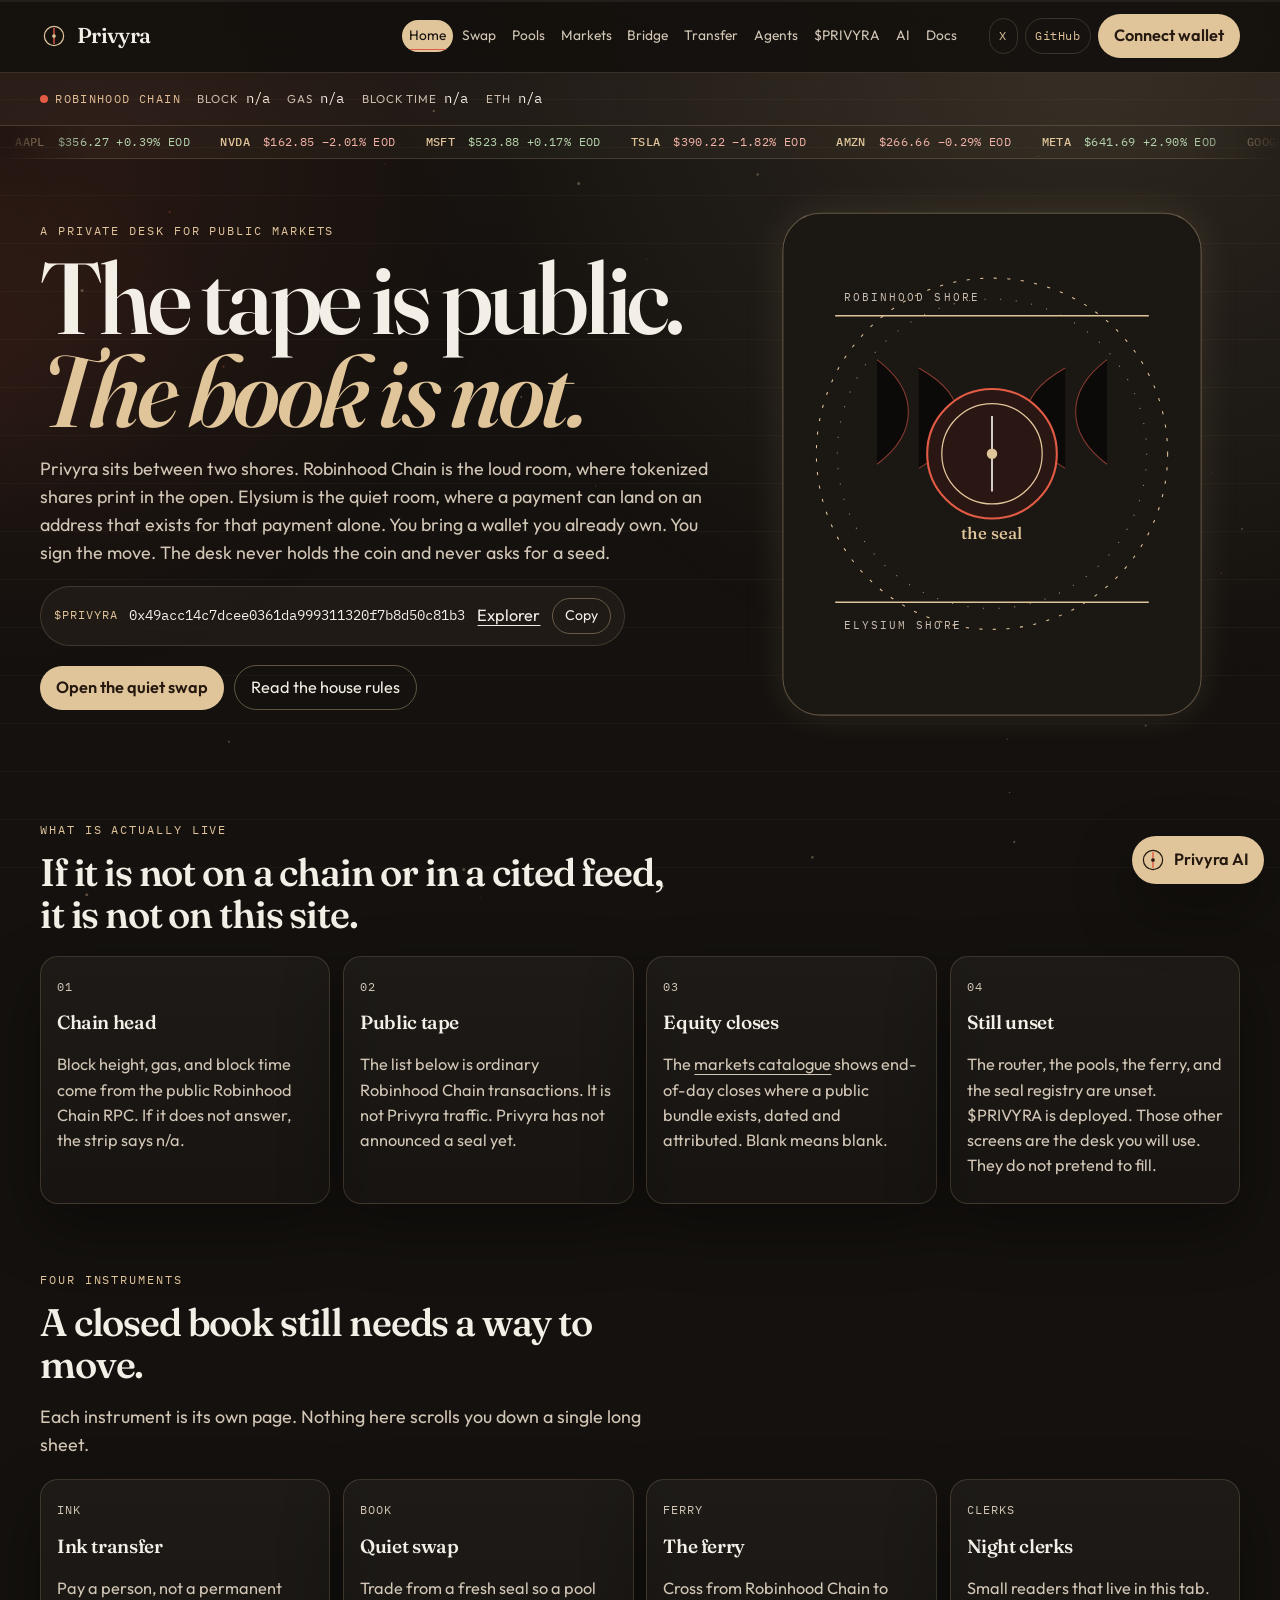
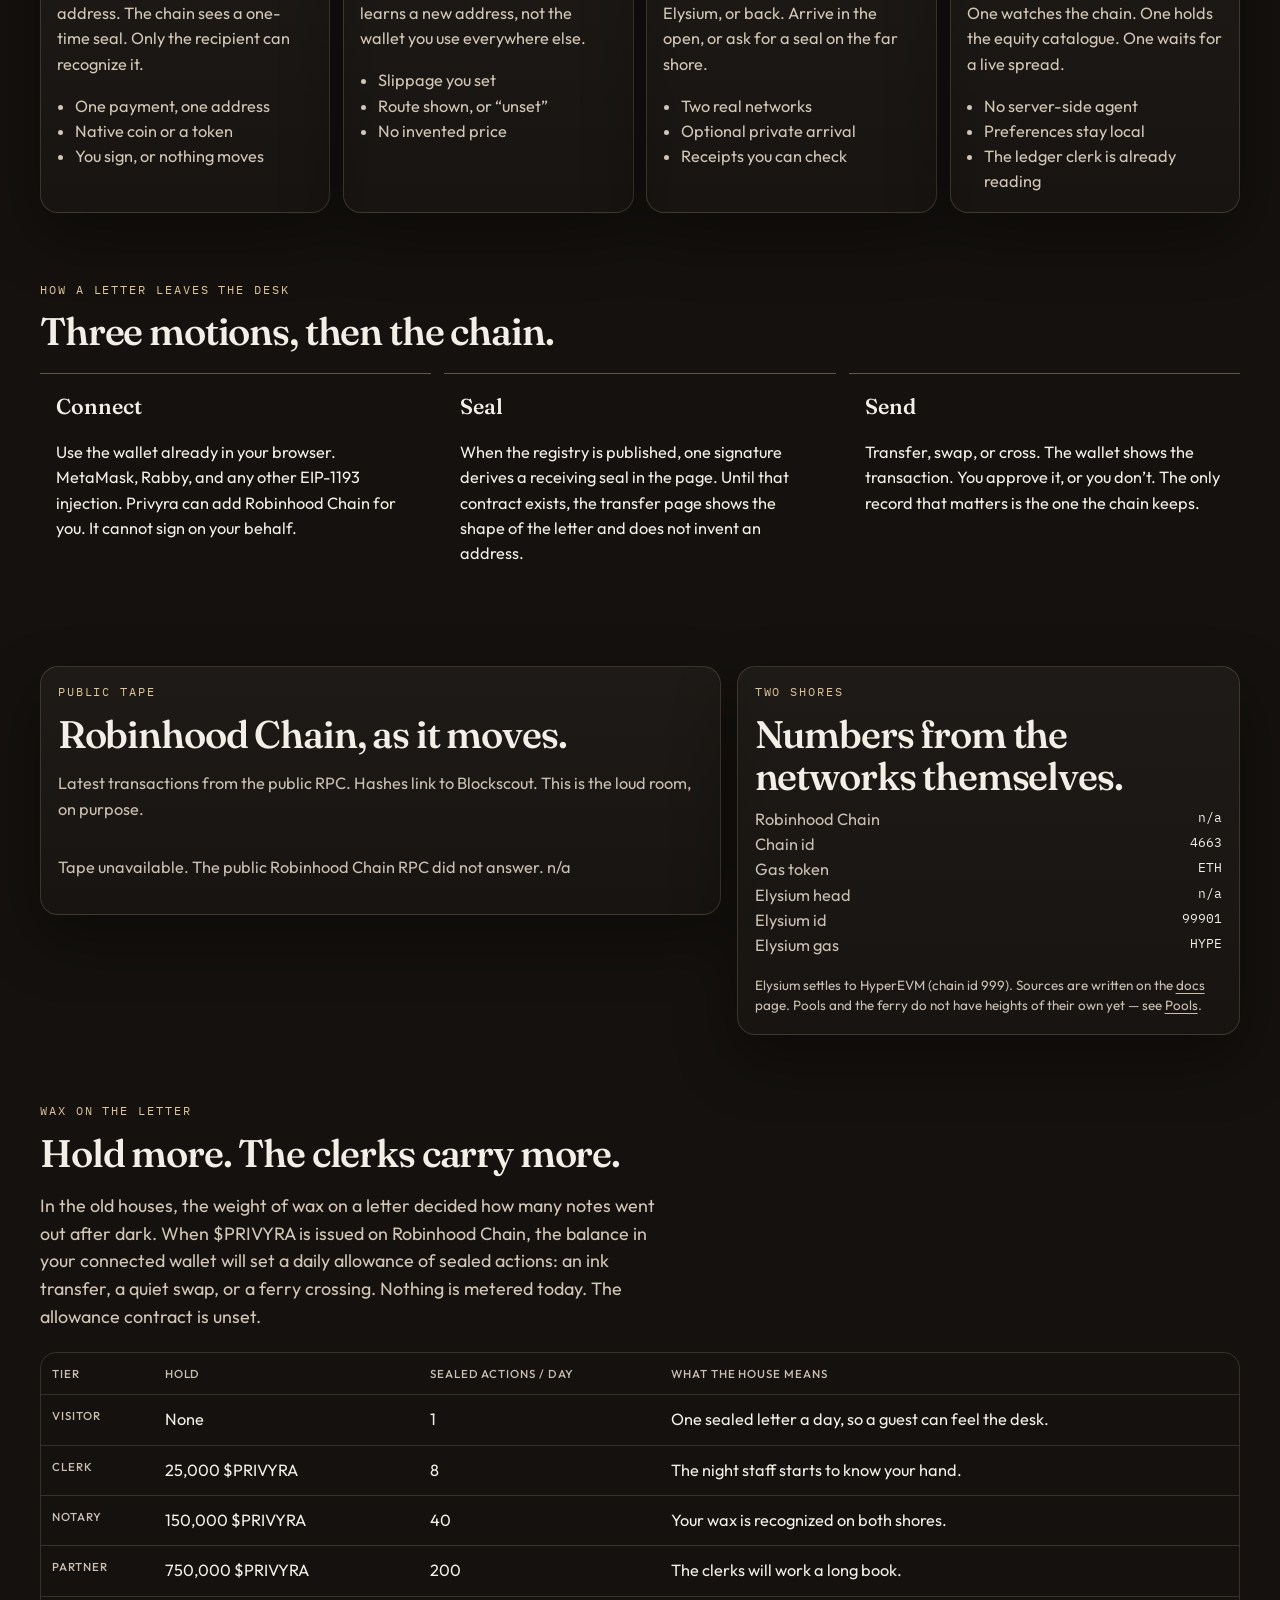
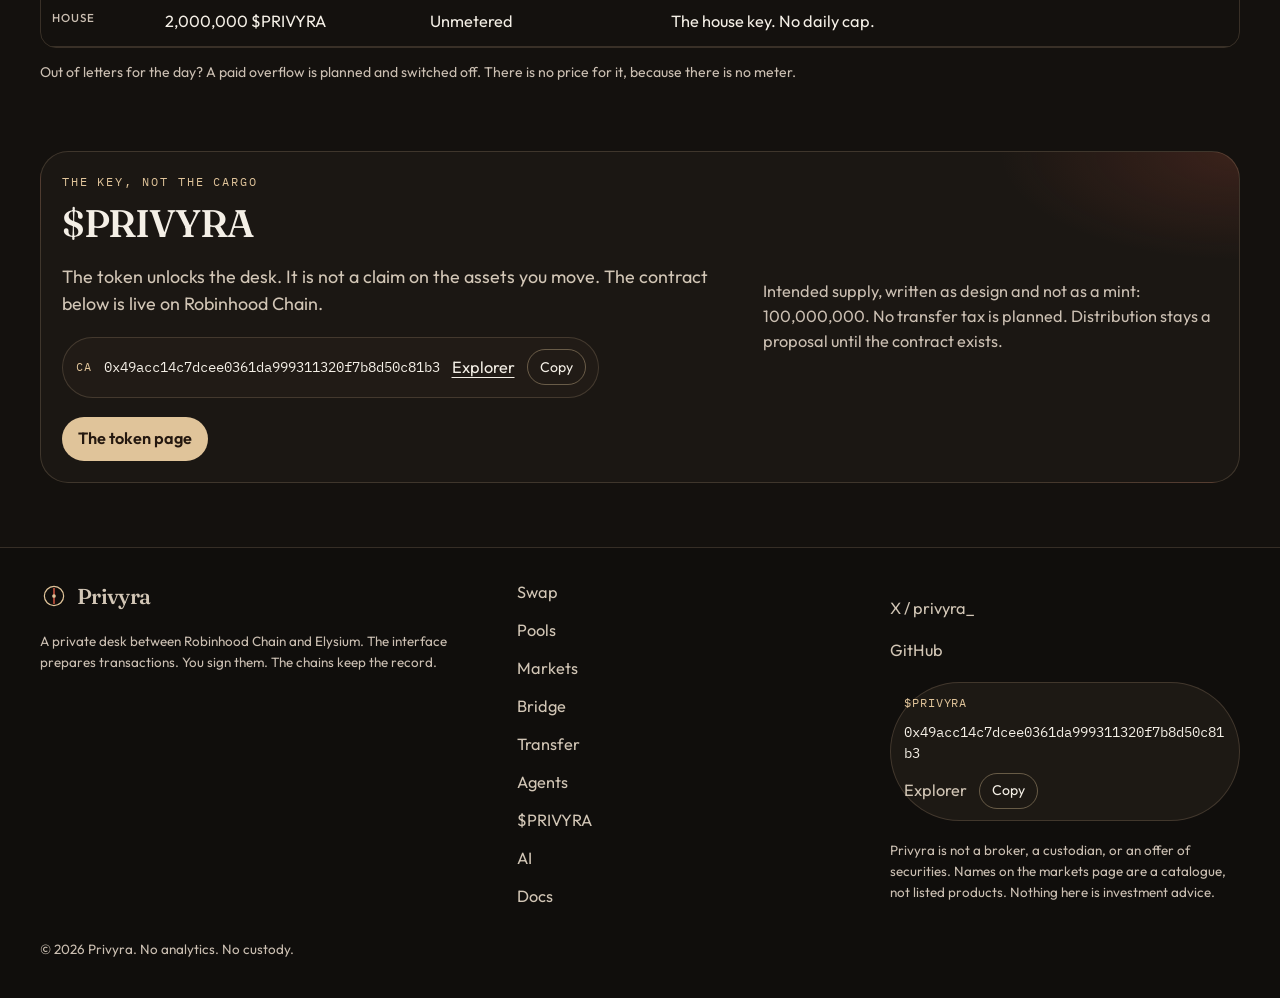
<file: index.html>
<!DOCTYPE html>
<html lang="en">
<head>
  <meta charset="utf-8">
  <meta name="viewport" content="width=device-width, initial-scale=1">
  <title>Privyra — The tape is public. The book is not.</title>
  <meta name="description" content="Privyra is a private desk between Robinhood Chain and Elysium. One-time seals, a quiet swap, a ferry, and night clerks. You sign every move.">
  <meta name="theme-color" content="#14110e">
  <link rel="canonical" href="https://privyra.si/">
  <link rel="icon" href="/assets/favicon.svg" type="image/svg+xml">
  <link rel="manifest" href="/site.webmanifest">
  <link rel="stylesheet" href="/css/privyra.css">
</head>
<body data-page="home">
  <a class="skip" href="#main">Skip to content</a>
  <header class="mast">
    <div class="mast-inner">
      <a class="brand" href="/">
        <svg class="brand-mark" viewBox="0 0 32 32" aria-hidden="true"><circle cx="16" cy="16" r="11" fill="none" stroke="currentColor" stroke-width="1.4"/><path d="M16 7.5v17" stroke="#e25b45" stroke-width="1.6" stroke-linecap="round"/><circle cx="16" cy="16" r="2.1" fill="currentColor"/></svg>
        <span class="brand-name">Privyra</span>
      </a>
      <nav class="primary" aria-label="Primary">
        <a href="/" data-page-link="home">Home</a>
        <a href="/swap" data-page-link="swap">Swap</a>
        <a href="/pools" data-page-link="pools">Pools</a>
        <a href="/markets" data-page-link="markets">Markets</a>
        <a href="/bridge" data-page-link="bridge">Bridge</a>
        <a href="/transfer" data-page-link="transfer">Transfer</a>
        <a href="/agents" data-page-link="agents">Agents</a>
        <a href="/token" data-page-link="token">$PRIVYRA</a>
        <a href="/agent" data-page-link="agent">AI</a>
        <a href="/docs" data-page-link="docs">Docs</a>
      </nav>
      <div class="mast-tools">
        <a class="social x-link" href="https://x.com/privyra_" target="_blank" rel="noopener noreferrer">X</a>
        <a class="social github-link" href="https://github.com/privyra" target="_blank" rel="noopener noreferrer">GitHub</a>
        <button type="button" class="btn btn-brass" data-connect>Connect wallet</button>
        <button type="button" class="burger" aria-expanded="false" aria-controls="drawer"><span class="visually-hidden">Menu</span><span></span><span></span></button>
        <div class="pop" id="wallet-pop" hidden></div>
      </div>
    </div>
    <div class="drawer" id="drawer" hidden>
      <nav aria-label="Mobile">
        <a href="/" data-page-link="home">Home</a>
        <a href="/swap" data-page-link="swap">Swap</a>
        <a href="/pools" data-page-link="pools">Pools</a>
        <a href="/markets" data-page-link="markets">Markets</a>
        <a href="/bridge" data-page-link="bridge">Bridge</a>
        <a href="/transfer" data-page-link="transfer">Transfer</a>
        <a href="/agents" data-page-link="agents">Agents</a>
        <a href="/token" data-page-link="token">$PRIVYRA</a>
        <a href="/agent" data-page-link="agent">AI</a>
        <a href="/docs" data-page-link="docs">Docs</a>
        <a class="x-link" href="https://x.com/privyra_" target="_blank" rel="noopener noreferrer">X</a>
        <a class="github-link" href="https://github.com/privyra" target="_blank" rel="noopener noreferrer">GitHub</a>
      </nav>
    </div>
  </header>
  <section class="strip" id="net-strip" aria-label="Robinhood Chain network">
    <div class="strip-inner">
      <p class="strip-label"><span class="dot" data-stat="dot"></span> Robinhood Chain</p>
      <dl>
        <div><dt>Block</dt><dd data-stat="block">n/a</dd></div>
        <div><dt>Gas</dt><dd data-stat="gas">n/a</dd></div>
        <div><dt>Block time</dt><dd data-stat="time">n/a</dd></div>
        <div><dt>ETH</dt><dd data-stat="eth">n/a</dd></div>
      </dl>
    </div>
  </section>
  <noscript><p class="banner wrap">JavaScript is off. You can still read every page. Wallet, live chain stats, and end-of-day prices stay unavailable.</p></noscript>
  <main id="main" class="page">
    <div class="wrap">
      <section class="hero">
        <div class="hero-copy">
          <p class="kicker">A private desk for public markets</p>
          <h1 class="display">The tape is public. <em>The book is not.</em></h1>
          <p class="lede">Privyra sits between two shores. Robinhood Chain is the loud room, where tokenized shares print in the open. Elysium is the quiet room, where a payment can land on an address that exists for that payment alone. You bring a wallet you already own. You sign the move. The desk never holds the coin and never asks for a seed.</p>
          <div class="ca" data-ca>
            <span class="ca-kicker">$PRIVYRA</span>
            <code data-ca-value>0x49acc14c7dcee0361da999311320f7b8d50c81b3</code>
            <a data-ca-explorer href="https://robinhoodchain.blockscout.com/token/0x49acc14c7dcee0361da999311320f7b8d50c81b3" target="_blank" rel="noopener noreferrer">Explorer</a>
            <button type="button" class="btn btn-ghost btn-small" data-ca-copy>Copy</button>
          </div>
          <div class="actions">
            <a class="btn btn-brass" href="/swap">Open the quiet swap</a>
            <a class="btn btn-ghost" href="/docs">Read the house rules</a>
          </div>
        </div>
        <div class="hero-art">
          <svg class="hero-svg" viewBox="0 0 440 520" role="img" aria-labelledby="sealTitle">
            <title id="sealTitle">A wax seal held in the channel between two shores</title>
            <rect x="20" y="20" width="400" height="480" rx="36" fill="#1b1713" stroke="rgba(224,196,154,0.35)"/>
            <g class="orbit" fill="none" stroke="#e0c49a" stroke-width="1">
              <circle cx="220" cy="250" r="168" stroke-dasharray="3 10"/>
              <circle cx="220" cy="250" r="148" stroke-dasharray="1 14" opacity="0.7"/>
            </g>
            <path d="M70 118h300" stroke="#e0c49a" stroke-width="1.4"/>
            <path d="M70 392h300" stroke="#e0c49a" stroke-width="1.4"/>
            <text x="78" y="104" fill="#cbbfb2" font-family="IBM Plex Mono, monospace" font-size="11" letter-spacing="2">ROBINHOOD SHORE</text>
            <text x="78" y="418" fill="#cbbfb2" font-family="IBM Plex Mono, monospace" font-size="11" letter-spacing="2">ELYSIUM SHORE</text>
            <g stroke="#e25b45" stroke-width="1" opacity="0.55">
              <path d="M110 160c40 30 40 70 0 100"/>
              <path d="M150 168c50 28 50 66 0 96"/>
              <path d="M290 168c-50 28 -50 66 0 96"/>
              <path d="M330 160c-40 30 -40 70 0 100"/>
            </g>
            <g class="pulse">
              <circle cx="220" cy="250" r="62" fill="#2a1612" stroke="#e25b45" stroke-width="2"/>
              <circle cx="220" cy="250" r="48" fill="none" stroke="#e0c49a" stroke-width="1.2"/>
              <path d="M220 214v72" stroke="#f4efe6" stroke-width="1.6"/>
              <circle cx="220" cy="250" r="5" fill="#e0c49a"/>
            </g>
            <text x="220" y="332" text-anchor="middle" fill="#e0c49a" font-family="Fraunces, serif" font-size="16">the seal</text>
          </svg>
        </div>
      </section>

      <section class="section" aria-labelledby="live-heading">
        <div class="section-head">
          <p class="kicker">What is actually live</p>
          <h2 id="live-heading">If it is not on a chain or in a cited feed, it is not on this site.</h2>
        </div>
        <div class="cards">
          <article class="card">
            <p class="index-no">01</p>
            <h3>Chain head</h3>
            <p>Block height, gas, and block time come from the public Robinhood Chain RPC. If it does not answer, the strip says n/a.</p>
          </article>
          <article class="card">
            <p class="index-no">02</p>
            <h3>Public tape</h3>
            <p>The list below is ordinary Robinhood Chain transactions. It is not Privyra traffic. Privyra has not announced a seal yet.</p>
          </article>
          <article class="card">
            <p class="index-no">03</p>
            <h3>Equity closes</h3>
            <p>The <a href="/markets">markets catalogue</a> shows end-of-day closes where a public bundle exists, dated and attributed. Blank means blank.</p>
          </article>
          <article class="card">
            <p class="index-no">04</p>
            <h3>Still unset</h3>
            <p>The router, the pools, the ferry, and the seal registry are unset. $PRIVYRA is deployed. Those other screens are the desk you will use. They do not pretend to fill.</p>
          </article>
        </div>
      </section>

      <section class="section" aria-labelledby="instruments">
        <div class="section-head">
          <p class="kicker">Four instruments</p>
          <h2 id="instruments">A closed book still needs a way to move.</h2>
          <p class="lede">Each instrument is its own page. Nothing here scrolls you down a single long sheet.</p>
        </div>
        <div class="tool-grid">
          <a class="card" href="/transfer">
            <p class="index-no">INK</p>
            <h3>Ink transfer</h3>
            <p>Pay a person, not a permanent address. The chain sees a one-time seal. Only the recipient can recognize it.</p>
            <ul><li>One payment, one address</li><li>Native coin or a token</li><li>You sign, or nothing moves</li></ul>
          </a>
          <a class="card" href="/swap">
            <p class="index-no">BOOK</p>
            <h3>Quiet swap</h3>
            <p>Trade from a fresh seal so a pool learns a new address, not the wallet you use everywhere else.</p>
            <ul><li>Slippage you set</li><li>Route shown, or “unset”</li><li>No invented price</li></ul>
          </a>
          <a class="card" href="/bridge">
            <p class="index-no">FERRY</p>
            <h3>The ferry</h3>
            <p>Cross from Robinhood Chain to Elysium, or back. Arrive in the open, or ask for a seal on the far shore.</p>
            <ul><li>Two real networks</li><li>Optional private arrival</li><li>Receipts you can check</li></ul>
          </a>
          <a class="card" href="/agents">
            <p class="index-no">CLERKS</p>
            <h3>Night clerks</h3>
            <p>Small readers that live in this tab. One watches the chain. One holds the equity catalogue. One waits for a live spread.</p>
            <ul><li>No server-side agent</li><li>Preferences stay local</li><li>The ledger clerk is already reading</li></ul>
          </a>
        </div>
      </section>

      <section class="section" aria-labelledby="motions">
        <div class="section-head">
          <p class="kicker">How a letter leaves the desk</p>
          <h2 id="motions">Three motions, then the chain.</h2>
        </div>
        <div class="steps">
          <article class="step">
            <strong>Connect</strong>
            <p>Use the wallet already in your browser. MetaMask, Rabby, and any other EIP-1193 injection. Privyra can add Robinhood Chain for you. It cannot sign on your behalf.</p>
          </article>
          <article class="step">
            <strong>Seal</strong>
            <p>When the registry is published, one signature derives a receiving seal in the page. Until that contract exists, the transfer page shows the shape of the letter and does not invent an address.</p>
          </article>
          <article class="step">
            <strong>Send</strong>
            <p>Transfer, swap, or cross. The wallet shows the transaction. You approve it, or you don’t. The only record that matters is the one the chain keeps.</p>
          </article>
        </div>
      </section>

      <section class="section" aria-labelledby="tape-heading">
        <div class="split">
          <div class="panel">
            <p class="kicker">Public tape</p>
            <h2 id="tape-heading">Robinhood Chain, as it moves.</h2>
            <p class="muted">Latest transactions from the public RPC. Hashes link to Blockscout. This is the loud room, on purpose.</p>
            <div class="tape" id="tape" aria-live="polite">
              <p class="muted">Listening…</p>
            </div>
          </div>
          <div class="panel">
            <p class="kicker">Two shores</p>
            <h2>Numbers from the networks themselves.</h2>
            <dl class="spec">
              <div><dt>Robinhood Chain</dt><dd data-shore-block="robinhood">n/a</dd></div>
              <div><dt>Chain id</dt><dd>4663</dd></div>
              <div><dt>Gas token</dt><dd>ETH</dd></div>
              <div><dt>Elysium head</dt><dd data-shore-block="elysium">n/a</dd></div>
              <div><dt>Elysium id</dt><dd>99901</dd></div>
              <div><dt>Elysium gas</dt><dd>HYPE</dd></div>
            </dl>
            <p class="help">Elysium settles to HyperEVM (chain id 999). Sources are written on the <a href="/docs">docs</a> page. Pools and the ferry do not have heights of their own yet — see <a href="/pools">Pools</a>.</p>
          </div>
        </div>
      </section>

      <section class="section" aria-labelledby="wax">
        <div class="section-head">
          <p class="kicker">Wax on the letter</p>
          <h2 id="wax">Hold more. The clerks carry more.</h2>
          <p class="lede">In the old houses, the weight of wax on a letter decided how many notes went out after dark. When $PRIVYRA is issued on Robinhood Chain, the balance in your connected wallet will set a daily allowance of sealed actions: an ink transfer, a quiet swap, or a ferry crossing. Nothing is metered today. The allowance contract is unset.</p>
        </div>
        <div class="table-wrap">
          <table class="tiers" data-tiers>
            <caption class="visually-hidden">Intended $PRIVYRA holder tiers. Not enforced yet.</caption>
            <thead>
              <tr><th scope="col">Tier</th><th scope="col">Hold</th><th scope="col">Sealed actions / day</th><th scope="col">What the house means</th></tr>
            </thead>
            <tbody></tbody>
          </table>
        </div>
        <p class="footnote">Out of letters for the day? A paid overflow is planned and switched off. There is no price for it, because there is no meter.</p>
      </section>

      <section class="section" aria-labelledby="token-heading">
        <div class="token-band">
          <div>
            <p class="kicker">The key, not the cargo</p>
            <h2 id="token-heading">$PRIVYRA</h2>
            <p class="lede">The token unlocks the desk. It is not a claim on the assets you move. The contract below is live on Robinhood Chain.</p>
            <div class="ca" data-ca>
              <span class="ca-kicker">CA</span>
              <code data-ca-value>0x49acc14c7dcee0361da999311320f7b8d50c81b3</code>
              <a data-ca-explorer href="https://robinhoodchain.blockscout.com/token/0x49acc14c7dcee0361da999311320f7b8d50c81b3" target="_blank" rel="noopener noreferrer">Explorer</a>
              <button type="button" class="btn btn-ghost btn-small" data-ca-copy>Copy</button>
            </div>
            <a class="btn btn-brass" href="/token">The token page</a>
          </div>
          <div>
            <p class="muted">Intended supply, written as design and not as a mint: 100,000,000. No transfer tax is planned. Distribution stays a proposal until the contract exists.</p>
          </div>
        </div>
      </section>
    </div>
  </main>
  <footer class="colophon">
    <div class="colophon-inner colophon-grid">
      <div>
        <a class="brand" href="/">
          <svg class="brand-mark" viewBox="0 0 32 32" aria-hidden="true"><circle cx="16" cy="16" r="11" fill="none" stroke="currentColor" stroke-width="1.4"/><path d="M16 7.5v17" stroke="#e25b45" stroke-width="1.6" stroke-linecap="round"/><circle cx="16" cy="16" r="2.1" fill="currentColor"/></svg>
          <span class="brand-name">Privyra</span>
        </a>
        <p class="fine">A private desk between Robinhood Chain and Elysium. The interface prepares transactions. You sign them. The chains keep the record.</p>
      </div>
      <nav aria-label="Footer">
        <a href="/swap">Swap</a>
        <a href="/pools">Pools</a>
        <a href="/markets">Markets</a>
        <a href="/bridge">Bridge</a>
        <a href="/transfer">Transfer</a>
        <a href="/agents">Agents</a>
        <a href="/token">$PRIVYRA</a>
        <a href="/agent">AI</a>
        <a href="/docs">Docs</a>
      </nav>
      <div>
        <p><a class="x-link" href="https://x.com/privyra_" target="_blank" rel="noopener noreferrer">X / privyra_</a></p>
        <p><a class="github-link" href="https://github.com/privyra" target="_blank" rel="noopener noreferrer">GitHub</a></p>
        <div class="ca" data-ca>
          <span class="ca-kicker">$PRIVYRA</span>
          <code data-ca-value>0x49acc14c7dcee0361da999311320f7b8d50c81b3</code>
          <a data-ca-explorer href="https://robinhoodchain.blockscout.com/token/0x49acc14c7dcee0361da999311320f7b8d50c81b3" target="_blank" rel="noopener noreferrer">Explorer</a>
          <button type="button" class="btn btn-ghost btn-small" data-ca-copy>Copy</button>
        </div>
        <p class="fine">Privyra is not a broker, a custodian, or an offer of securities. Names on the markets page are a catalogue, not listed products. Nothing here is investment advice.</p>
      </div>
    </div>
    <p class="fine fine-end">© <span data-year>2026</span> Privyra. No analytics. No custody.</p>
  </footer>
  <script src="/js/config.js"></script>
  <script src="/js/net.js"></script>
  <script src="/js/wallet.js"></script>
  <script src="/js/chrome.js"></script>
  <script src="/js/stats.js"></script>
  <script src="/js/tape.js"></script>
  <script src="/js/ai.js"></script>
  <script src="/js/motion.js"></script>
</body>
</html>
</file>
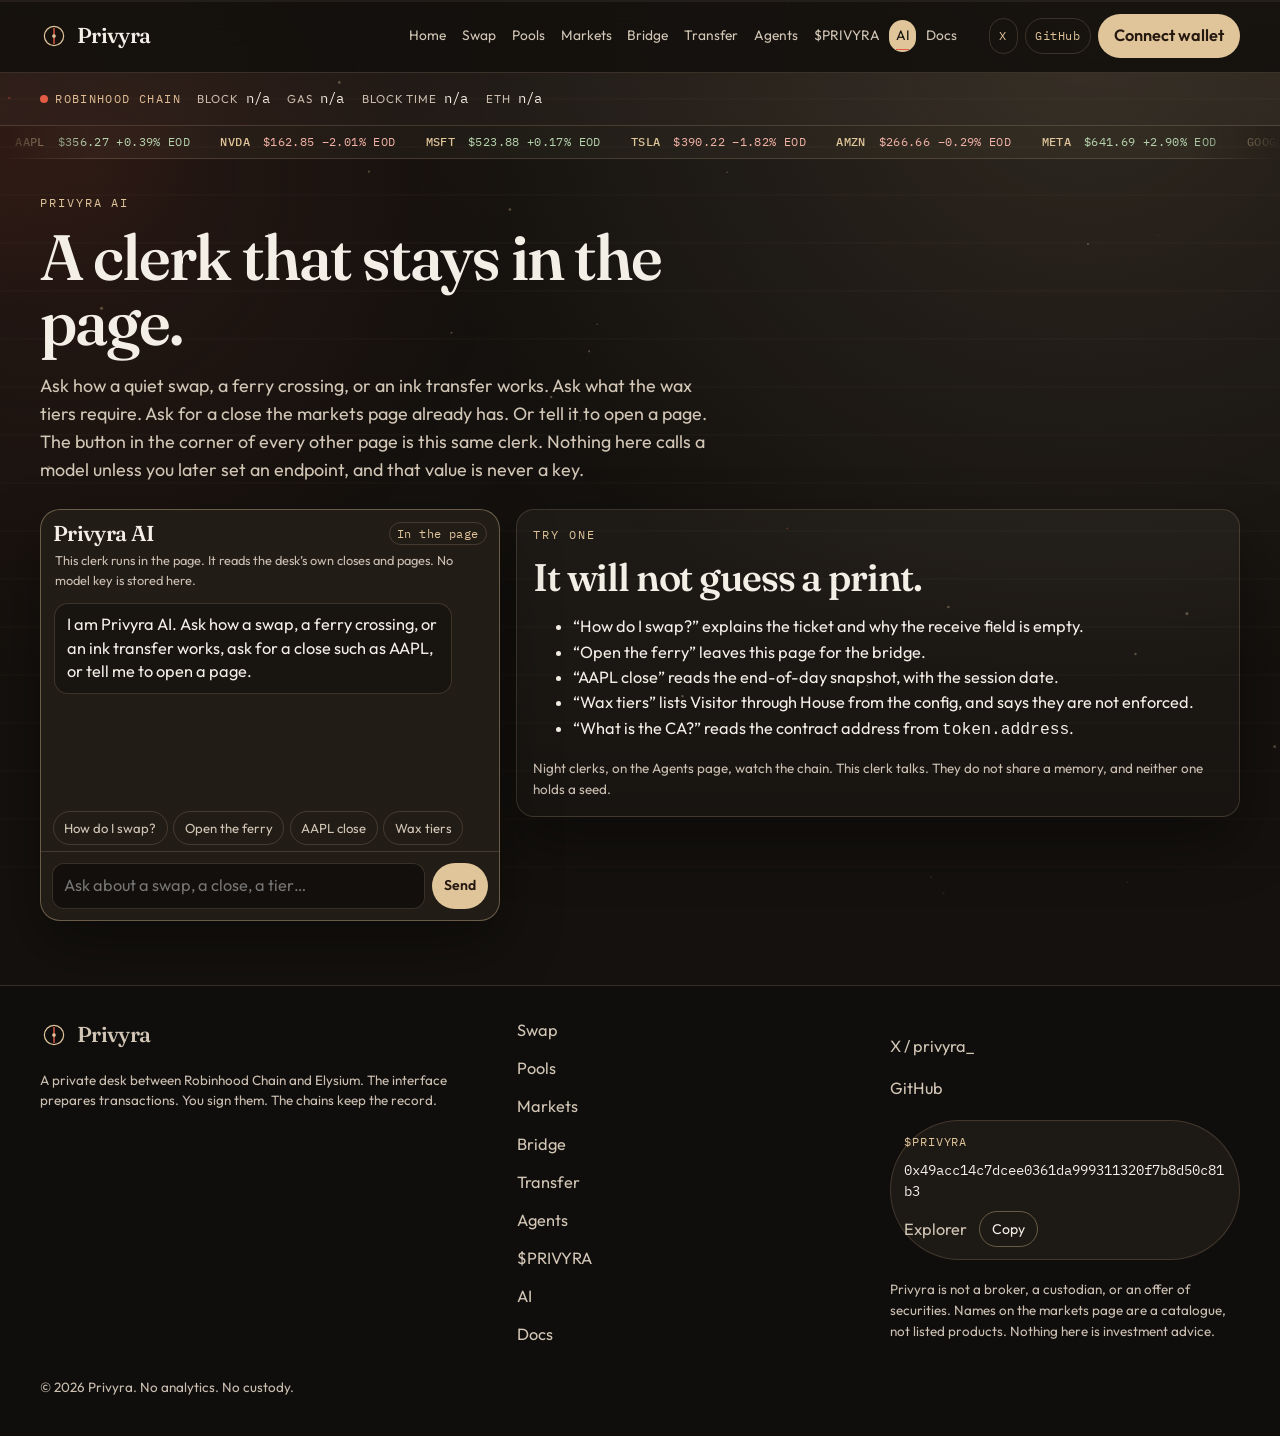
<file: agent.html>
<!DOCTYPE html>
<html lang="en">
<head>
  <meta charset="utf-8">
  <meta name="viewport" content="width=device-width, initial-scale=1">
  <title>Privyra AI — Privyra</title>
  <meta name="description" content="Privyra AI answers questions about the desk, reads the same end-of-day closes as Markets, and opens pages. No API key is in the site.">
  <meta name="theme-color" content="#14110e">
  <link rel="canonical" href="https://privyra.si/agent">
  <link rel="icon" href="/assets/favicon.svg" type="image/svg+xml">
  <link rel="manifest" href="/site.webmanifest">
  <link rel="stylesheet" href="/css/privyra.css">
</head>
<body data-page="agent">
  <a class="skip" href="#main">Skip to content</a>
  <header class="mast">
    <div class="mast-inner">
      <a class="brand" href="/">
        <svg class="brand-mark" viewBox="0 0 32 32" aria-hidden="true"><circle cx="16" cy="16" r="11" fill="none" stroke="currentColor" stroke-width="1.4"/><path d="M16 7.5v17" stroke="#e25b45" stroke-width="1.6" stroke-linecap="round"/><circle cx="16" cy="16" r="2.1" fill="currentColor"/></svg>
        <span class="brand-name">Privyra</span>
      </a>
      <nav class="primary" aria-label="Primary">
        <a href="/" data-page-link="home">Home</a>
        <a href="/swap" data-page-link="swap">Swap</a>
        <a href="/pools" data-page-link="pools">Pools</a>
        <a href="/markets" data-page-link="markets">Markets</a>
        <a href="/bridge" data-page-link="bridge">Bridge</a>
        <a href="/transfer" data-page-link="transfer">Transfer</a>
        <a href="/agents" data-page-link="agents">Agents</a>
        <a href="/token" data-page-link="token">$PRIVYRA</a>
        <a href="/agent" data-page-link="agent">AI</a>
        <a href="/docs" data-page-link="docs">Docs</a>
      </nav>
      <div class="mast-tools">
        <a class="social x-link" href="https://x.com/privyra_" target="_blank" rel="noopener noreferrer">X</a>
        <a class="social github-link" href="https://github.com/privyra" target="_blank" rel="noopener noreferrer">GitHub</a>
        <button type="button" class="btn btn-brass" data-connect>Connect wallet</button>
        <button type="button" class="burger" aria-expanded="false" aria-controls="drawer"><span class="visually-hidden">Menu</span><span></span><span></span></button>
        <div class="pop" id="wallet-pop" hidden></div>
      </div>
    </div>
    <div class="drawer" id="drawer" hidden>
      <nav aria-label="Mobile">
        <a href="/" data-page-link="home">Home</a>
        <a href="/swap" data-page-link="swap">Swap</a>
        <a href="/pools" data-page-link="pools">Pools</a>
        <a href="/markets" data-page-link="markets">Markets</a>
        <a href="/bridge" data-page-link="bridge">Bridge</a>
        <a href="/transfer" data-page-link="transfer">Transfer</a>
        <a href="/agents" data-page-link="agents">Agents</a>
        <a href="/token" data-page-link="token">$PRIVYRA</a>
        <a href="/agent" data-page-link="agent">AI</a>
        <a href="/docs" data-page-link="docs">Docs</a>
        <a class="x-link" href="https://x.com/privyra_" target="_blank" rel="noopener noreferrer">X</a>
        <a class="github-link" href="https://github.com/privyra" target="_blank" rel="noopener noreferrer">GitHub</a>
      </nav>
    </div>
  </header>
  <section class="strip" id="net-strip" aria-label="Robinhood Chain network">
    <div class="strip-inner">
      <p class="strip-label"><span class="dot" data-stat="dot"></span> Robinhood Chain</p>
      <dl>
        <div><dt>Block</dt><dd data-stat="block">n/a</dd></div>
        <div><dt>Gas</dt><dd data-stat="gas">n/a</dd></div>
        <div><dt>Block time</dt><dd data-stat="time">n/a</dd></div>
        <div><dt>ETH</dt><dd data-stat="eth">n/a</dd></div>
      </dl>
    </div>
  </section>
  <noscript><p class="banner wrap">JavaScript is off. You can still read every page. Wallet, live chain stats, and end-of-day prices stay unavailable.</p></noscript>

  <main id="main" class="page">
    <div class="wrap">
      <header class="page-hero">
        <p class="kicker">Privyra AI</p>
        <h1 class="display-sm">A clerk that stays in the page.</h1>
        <p class="lede">Ask how a quiet swap, a ferry crossing, or an ink transfer works. Ask what the wax tiers require. Ask for a close the markets page already has. Or tell it to open a page. The button in the corner of every other page is this same clerk. Nothing here calls a model unless you later set an endpoint, and that value is never a key.</p>
      </header>
      <div class="two">
        <div id="agent-mount"></div>
        <aside class="side-card">
          <p class="kicker">Try one</p>
          <h2>It will not guess a print.</h2>
          <ul>
            <li>“How do I swap?” explains the ticket and why the receive field is empty.</li>
            <li>“Open the ferry” leaves this page for the bridge.</li>
            <li>“AAPL close” reads the end-of-day snapshot, with the session date.</li>
            <li>“Wax tiers” lists Visitor through House from the config, and says they are not enforced.</li>
            <li>“What is the CA?” reads the contract address from <code>token.address</code>.</li>
          </ul>
          <p class="help">Night clerks, on the Agents page, watch the chain. This clerk talks. They do not share a memory, and neither one holds a seed.</p>
        </aside>
      </div>
    </div>
  </main>
<footer class="colophon">
    <div class="colophon-inner colophon-grid">
      <div>
        <a class="brand" href="/">
          <svg class="brand-mark" viewBox="0 0 32 32" aria-hidden="true"><circle cx="16" cy="16" r="11" fill="none" stroke="currentColor" stroke-width="1.4"/><path d="M16 7.5v17" stroke="#e25b45" stroke-width="1.6" stroke-linecap="round"/><circle cx="16" cy="16" r="2.1" fill="currentColor"/></svg>
          <span class="brand-name">Privyra</span>
        </a>
        <p class="fine">A private desk between Robinhood Chain and Elysium. The interface prepares transactions. You sign them. The chains keep the record.</p>
      </div>
      <nav aria-label="Footer">
        <a href="/swap">Swap</a>
        <a href="/pools">Pools</a>
        <a href="/markets">Markets</a>
        <a href="/bridge">Bridge</a>
        <a href="/transfer">Transfer</a>
        <a href="/agents">Agents</a>
        <a href="/token">$PRIVYRA</a>
        <a href="/agent">AI</a>
        <a href="/docs">Docs</a>
      </nav>
      <div>
        <p><a class="x-link" href="https://x.com/privyra_" target="_blank" rel="noopener noreferrer">X / privyra_</a></p>
        <p><a class="github-link" href="https://github.com/privyra" target="_blank" rel="noopener noreferrer">GitHub</a></p>
        <div class="ca" data-ca>
          <span class="ca-kicker">$PRIVYRA</span>
          <code data-ca-value>0x49acc14c7dcee0361da999311320f7b8d50c81b3</code>
          <a data-ca-explorer href="https://robinhoodchain.blockscout.com/token/0x49acc14c7dcee0361da999311320f7b8d50c81b3" target="_blank" rel="noopener noreferrer">Explorer</a>
          <button type="button" class="btn btn-ghost btn-small" data-ca-copy>Copy</button>
        </div>
        <p class="fine">Privyra is not a broker, a custodian, or an offer of securities. Names on the markets page are a catalogue, not listed products. Nothing here is investment advice.</p>
      </div>
    </div>
    <p class="fine fine-end">© <span data-year>2026</span> Privyra. No analytics. No custody.</p>
  </footer>
    <script src="/js/config.js"></script>
  <script src="/js/net.js"></script>
  <script src="/js/wallet.js"></script>
  <script src="/js/chrome.js"></script>
  <script src="/js/stats.js"></script>
  <script src="/js/ai.js"></script>
  <script src="/js/motion.js"></script>
</body>
</html>
</file>
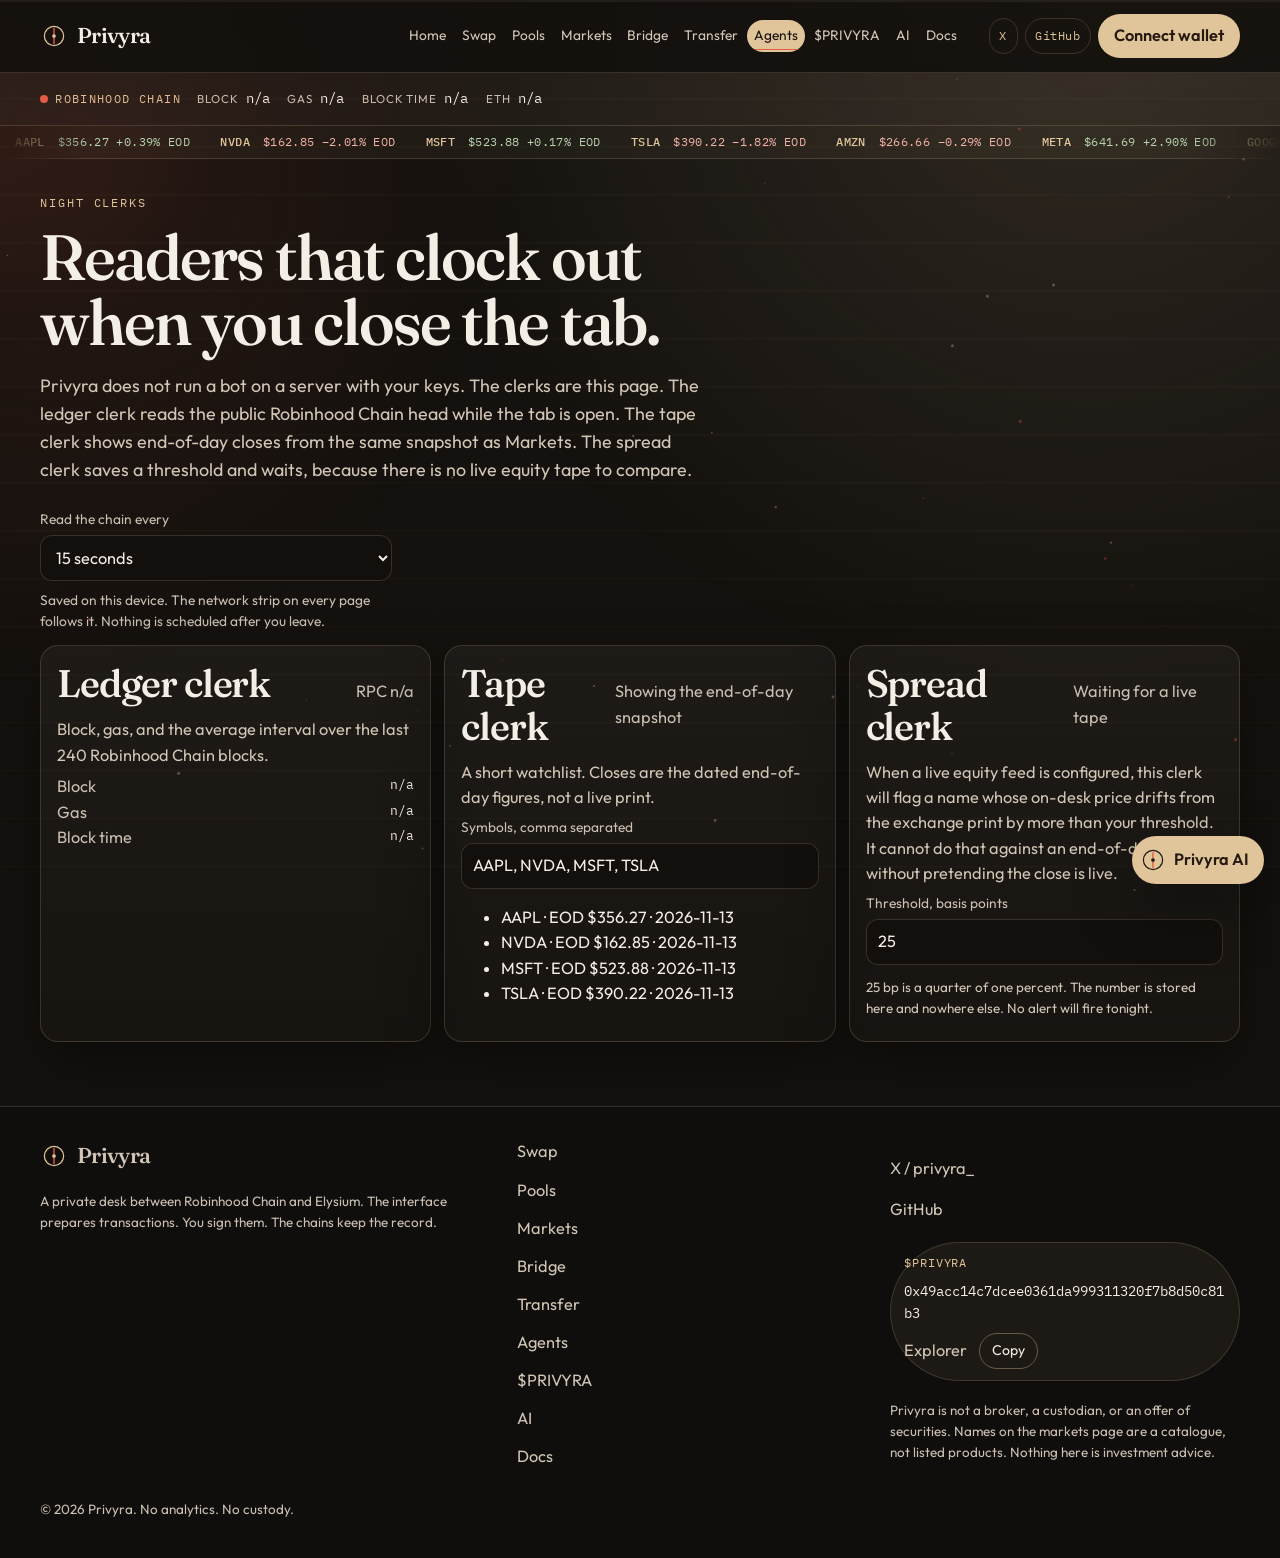
<file: agents.html>
<!DOCTYPE html>
<html lang="en">
<head>
  <meta charset="utf-8">
  <meta name="viewport" content="width=device-width, initial-scale=1">
  <title>Night clerks — Privyra</title>
  <meta name="description" content="Privyra agents that run in the browser tab: a ledger clerk on Robinhood Chain, a tape clerk for end-of-day closes, and a spread threshold saved locally.">
  <meta name="theme-color" content="#14110e">
  <link rel="canonical" href="https://privyra.si/agents">
  <link rel="icon" href="/assets/favicon.svg" type="image/svg+xml">
  <link rel="manifest" href="/site.webmanifest">
  <link rel="stylesheet" href="/css/privyra.css">
</head>
<body data-page="agents">
  <a class="skip" href="#main">Skip to content</a>
  <header class="mast">
    <div class="mast-inner">
      <a class="brand" href="/">
        <svg class="brand-mark" viewBox="0 0 32 32" aria-hidden="true"><circle cx="16" cy="16" r="11" fill="none" stroke="currentColor" stroke-width="1.4"/><path d="M16 7.5v17" stroke="#e25b45" stroke-width="1.6" stroke-linecap="round"/><circle cx="16" cy="16" r="2.1" fill="currentColor"/></svg>
        <span class="brand-name">Privyra</span>
      </a>
      <nav class="primary" aria-label="Primary">
        <a href="/" data-page-link="home">Home</a>
        <a href="/swap" data-page-link="swap">Swap</a>
        <a href="/pools" data-page-link="pools">Pools</a>
        <a href="/markets" data-page-link="markets">Markets</a>
        <a href="/bridge" data-page-link="bridge">Bridge</a>
        <a href="/transfer" data-page-link="transfer">Transfer</a>
        <a href="/agents" data-page-link="agents">Agents</a>
        <a href="/token" data-page-link="token">$PRIVYRA</a>
        <a href="/agent" data-page-link="agent">AI</a>
        <a href="/docs" data-page-link="docs">Docs</a>
      </nav>
      <div class="mast-tools">
        <a class="social x-link" href="https://x.com/privyra_" target="_blank" rel="noopener noreferrer">X</a>
        <a class="social github-link" href="https://github.com/privyra" target="_blank" rel="noopener noreferrer">GitHub</a>
        <button type="button" class="btn btn-brass" data-connect>Connect wallet</button>
        <button type="button" class="burger" aria-expanded="false" aria-controls="drawer"><span class="visually-hidden">Menu</span><span></span><span></span></button>
        <div class="pop" id="wallet-pop" hidden></div>
      </div>
    </div>
    <div class="drawer" id="drawer" hidden>
      <nav aria-label="Mobile">
        <a href="/" data-page-link="home">Home</a>
        <a href="/swap" data-page-link="swap">Swap</a>
        <a href="/pools" data-page-link="pools">Pools</a>
        <a href="/markets" data-page-link="markets">Markets</a>
        <a href="/bridge" data-page-link="bridge">Bridge</a>
        <a href="/transfer" data-page-link="transfer">Transfer</a>
        <a href="/agents" data-page-link="agents">Agents</a>
        <a href="/token" data-page-link="token">$PRIVYRA</a>
        <a href="/agent" data-page-link="agent">AI</a>
        <a href="/docs" data-page-link="docs">Docs</a>
        <a class="x-link" href="https://x.com/privyra_" target="_blank" rel="noopener noreferrer">X</a>
        <a class="github-link" href="https://github.com/privyra" target="_blank" rel="noopener noreferrer">GitHub</a>
      </nav>
    </div>
  </header>
  <section class="strip" id="net-strip" aria-label="Robinhood Chain network">
    <div class="strip-inner">
      <p class="strip-label"><span class="dot" data-stat="dot"></span> Robinhood Chain</p>
      <dl>
        <div><dt>Block</dt><dd data-stat="block">n/a</dd></div>
        <div><dt>Gas</dt><dd data-stat="gas">n/a</dd></div>
        <div><dt>Block time</dt><dd data-stat="time">n/a</dd></div>
        <div><dt>ETH</dt><dd data-stat="eth">n/a</dd></div>
      </dl>
    </div>
  </section>
  <noscript><p class="banner wrap">JavaScript is off. You can still read every page. Wallet, live chain stats, and end-of-day prices stay unavailable.</p></noscript>

  <main id="main" class="page">
    <div class="wrap" id="agents">
      <header class="page-hero">
        <p class="kicker">Night clerks</p>
        <h1 class="display-sm">Readers that clock out when you close the tab.</h1>
        <p class="lede">Privyra does not run a bot on a server with your keys. The clerks are this page. The ledger clerk reads the public Robinhood Chain head while the tab is open. The tape clerk shows end-of-day closes from the same snapshot as Markets. The spread clerk saves a threshold and waits, because there is no live equity tape to compare.</p>
      </header>
      <label class="field narrow"><span>Read the chain every</span>
        <select id="clerk-interval">
          <option value="10">10 seconds</option>
          <option value="15" selected>15 seconds</option>
          <option value="30">30 seconds</option>
          <option value="60">60 seconds</option>
          <option value="120">120 seconds</option>
        </select>
        <span class="help">Saved on this device. The network strip on every page follows it. Nothing is scheduled after you leave.</span>
      </label>
      <div class="clerks">
        <article class="clerk">
          <header>
            <h2>Ledger clerk</h2>
            <span id="ledger-status" class="status-idle">Waiting</span>
          </header>
          <p>Block, gas, and the average interval over the last 240 Robinhood Chain blocks.</p>
          <dl class="spec">
            <div><dt>Block</dt><dd id="clerk-block">n/a</dd></div>
            <div><dt>Gas</dt><dd id="clerk-gas">n/a</dd></div>
            <div><dt>Block time</dt><dd id="clerk-time">n/a</dd></div>
          </dl>
        </article>
        <article class="clerk">
          <header>
            <h2>Tape clerk</h2>
            <span id="tape-status" class="status-idle">Snapshot</span>
          </header>
          <p>A short watchlist. Closes are the dated end-of-day figures, not a live print.</p>
          <label class="field"><span>Symbols, comma separated</span>
            <input id="tape-watch" type="text" autocomplete="off" spellcheck="false">
          </label>
          <ul id="tape-list"></ul>
        </article>
        <article class="clerk">
          <header>
            <h2>Spread clerk</h2>
            <span class="status-idle">Waiting for a live tape</span>
          </header>
          <p>When a live equity feed is configured, this clerk will flag a name whose on-desk price drifts from the exchange print by more than your threshold. It cannot do that against an end-of-day close without pretending the close is live.</p>
          <label class="field"><span>Threshold, basis points</span>
            <input id="spread-bps" type="number" min="0" max="1000" step="1" value="25" inputmode="numeric">
          </label>
          <p class="help">25 bp is a quarter of one percent. The number is stored here and nowhere else. No alert will fire tonight.</p>
        </article>
      </div>
    </div>
  </main>
<footer class="colophon">
    <div class="colophon-inner colophon-grid">
      <div>
        <a class="brand" href="/">
          <svg class="brand-mark" viewBox="0 0 32 32" aria-hidden="true"><circle cx="16" cy="16" r="11" fill="none" stroke="currentColor" stroke-width="1.4"/><path d="M16 7.5v17" stroke="#e25b45" stroke-width="1.6" stroke-linecap="round"/><circle cx="16" cy="16" r="2.1" fill="currentColor"/></svg>
          <span class="brand-name">Privyra</span>
        </a>
        <p class="fine">A private desk between Robinhood Chain and Elysium. The interface prepares transactions. You sign them. The chains keep the record.</p>
      </div>
      <nav aria-label="Footer">
        <a href="/swap">Swap</a>
        <a href="/pools">Pools</a>
        <a href="/markets">Markets</a>
        <a href="/bridge">Bridge</a>
        <a href="/transfer">Transfer</a>
        <a href="/agents">Agents</a>
        <a href="/token">$PRIVYRA</a>
        <a href="/agent">AI</a>
        <a href="/docs">Docs</a>
      </nav>
      <div>
        <p><a class="x-link" href="https://x.com/privyra_" target="_blank" rel="noopener noreferrer">X / privyra_</a></p>
        <p><a class="github-link" href="https://github.com/privyra" target="_blank" rel="noopener noreferrer">GitHub</a></p>
        <div class="ca" data-ca>
          <span class="ca-kicker">$PRIVYRA</span>
          <code data-ca-value>0x49acc14c7dcee0361da999311320f7b8d50c81b3</code>
          <a data-ca-explorer href="https://robinhoodchain.blockscout.com/token/0x49acc14c7dcee0361da999311320f7b8d50c81b3" target="_blank" rel="noopener noreferrer">Explorer</a>
          <button type="button" class="btn btn-ghost btn-small" data-ca-copy>Copy</button>
        </div>
        <p class="fine">Privyra is not a broker, a custodian, or an offer of securities. Names on the markets page are a catalogue, not listed products. Nothing here is investment advice.</p>
      </div>
    </div>
    <p class="fine fine-end">© <span data-year>2026</span> Privyra. No analytics. No custody.</p>
  </footer>
    <script src="/js/config.js"></script>
  <script src="/js/net.js"></script>
  <script src="/js/wallet.js"></script>
  <script src="/js/chrome.js"></script>
  <script src="/js/stats.js"></script>
  <script src="/js/ai.js"></script>
  <script src="/js/motion.js"></script>
  <script src="/js/agents.js"></script>
</body>
</html>
</file>
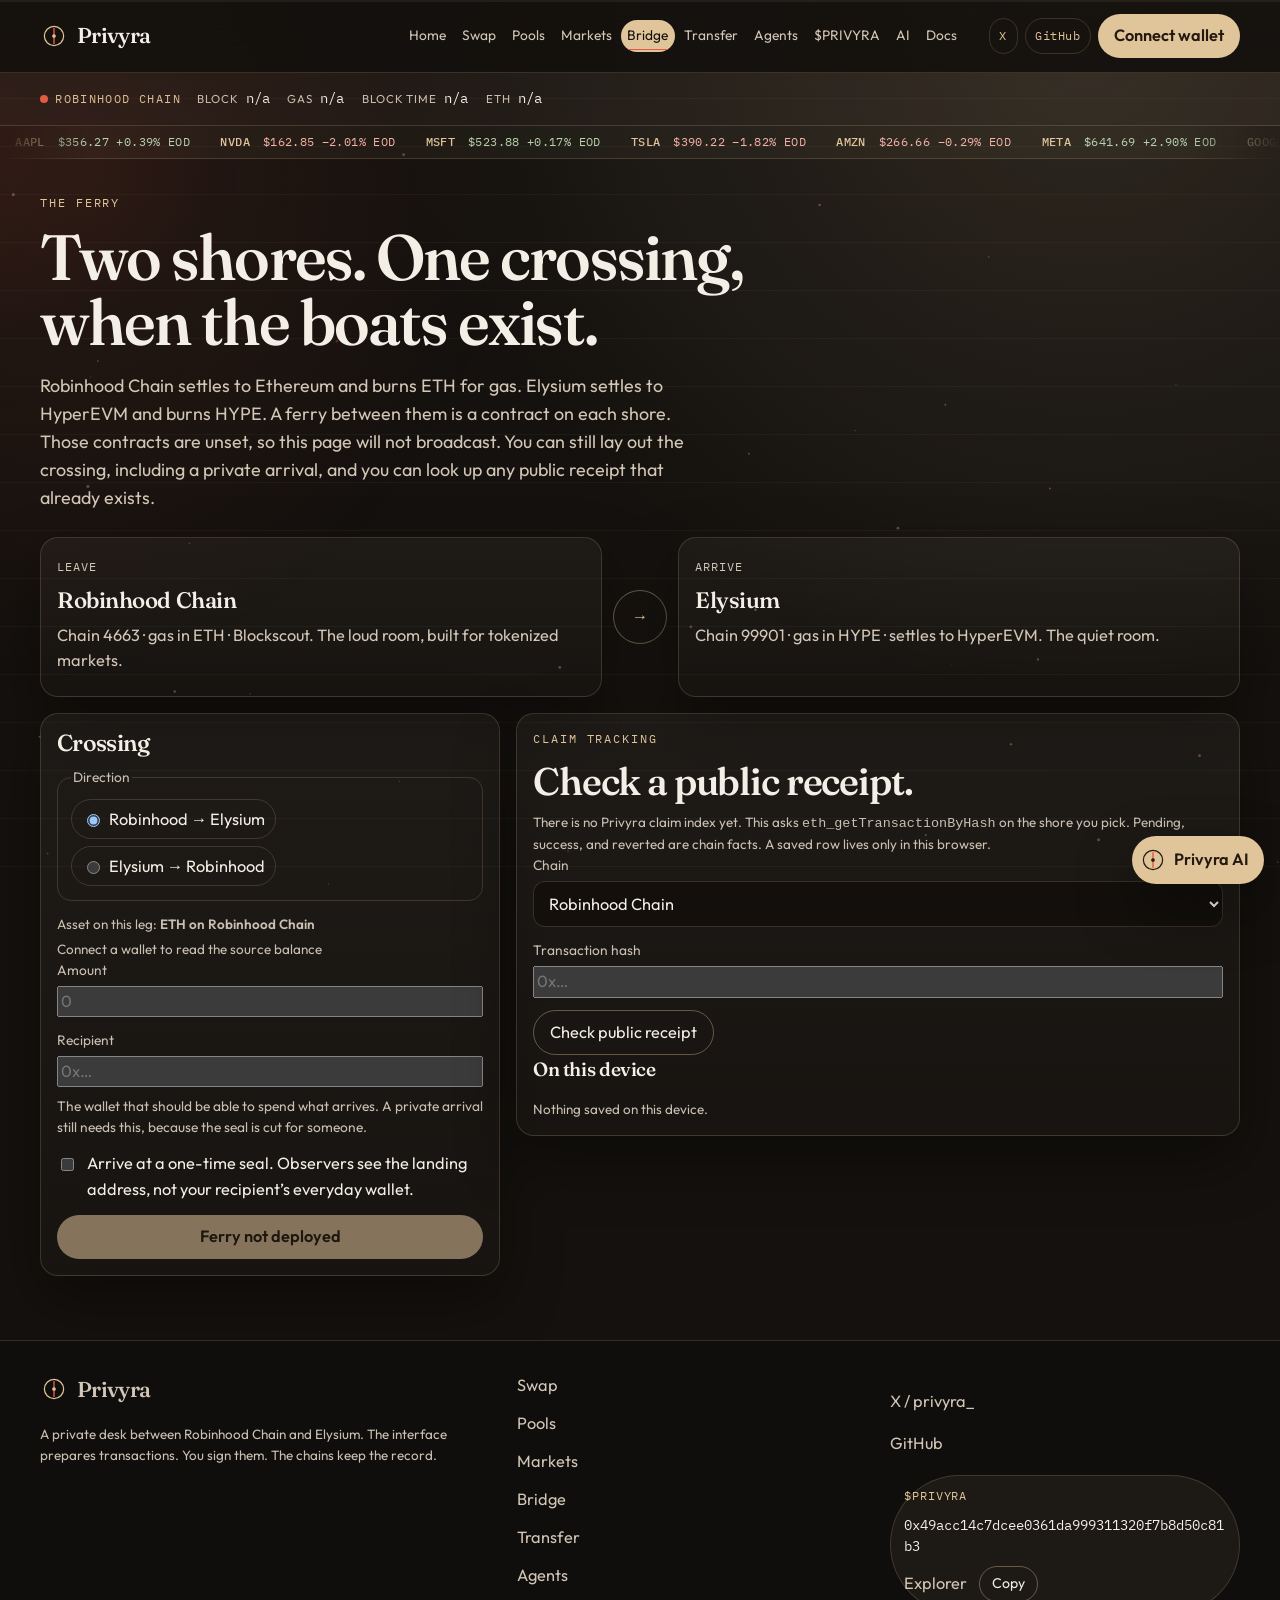
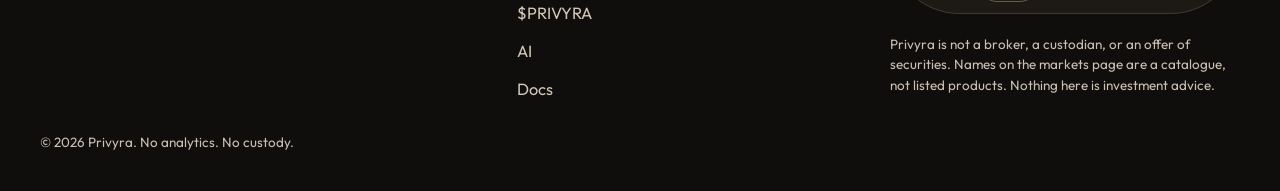
<file: bridge.html>
<!DOCTYPE html>
<html lang="en">
<head>
  <meta charset="utf-8">
  <meta name="viewport" content="width=device-width, initial-scale=1">
  <title>The ferry — Privyra</title>
  <meta name="description" content="A Robinhood Chain to Elysium bridge desk with a one-time arrival option and a public receipt checker. The ferry contracts are not deployed.">
  <meta name="theme-color" content="#14110e">
  <link rel="canonical" href="https://privyra.si/bridge">
  <link rel="icon" href="/assets/favicon.svg" type="image/svg+xml">
  <link rel="manifest" href="/site.webmanifest">
  <link rel="stylesheet" href="/css/privyra.css">
</head>
<body data-page="bridge">
  <a class="skip" href="#main">Skip to content</a>
  <header class="mast">
    <div class="mast-inner">
      <a class="brand" href="/">
        <svg class="brand-mark" viewBox="0 0 32 32" aria-hidden="true"><circle cx="16" cy="16" r="11" fill="none" stroke="currentColor" stroke-width="1.4"/><path d="M16 7.5v17" stroke="#e25b45" stroke-width="1.6" stroke-linecap="round"/><circle cx="16" cy="16" r="2.1" fill="currentColor"/></svg>
        <span class="brand-name">Privyra</span>
      </a>
      <nav class="primary" aria-label="Primary">
        <a href="/" data-page-link="home">Home</a>
        <a href="/swap" data-page-link="swap">Swap</a>
        <a href="/pools" data-page-link="pools">Pools</a>
        <a href="/markets" data-page-link="markets">Markets</a>
        <a href="/bridge" data-page-link="bridge">Bridge</a>
        <a href="/transfer" data-page-link="transfer">Transfer</a>
        <a href="/agents" data-page-link="agents">Agents</a>
        <a href="/token" data-page-link="token">$PRIVYRA</a>
        <a href="/agent" data-page-link="agent">AI</a>
        <a href="/docs" data-page-link="docs">Docs</a>
      </nav>
      <div class="mast-tools">
        <a class="social x-link" href="https://x.com/privyra_" target="_blank" rel="noopener noreferrer">X</a>
        <a class="social github-link" href="https://github.com/privyra" target="_blank" rel="noopener noreferrer">GitHub</a>
        <button type="button" class="btn btn-brass" data-connect>Connect wallet</button>
        <button type="button" class="burger" aria-expanded="false" aria-controls="drawer"><span class="visually-hidden">Menu</span><span></span><span></span></button>
        <div class="pop" id="wallet-pop" hidden></div>
      </div>
    </div>
    <div class="drawer" id="drawer" hidden>
      <nav aria-label="Mobile">
        <a href="/" data-page-link="home">Home</a>
        <a href="/swap" data-page-link="swap">Swap</a>
        <a href="/pools" data-page-link="pools">Pools</a>
        <a href="/markets" data-page-link="markets">Markets</a>
        <a href="/bridge" data-page-link="bridge">Bridge</a>
        <a href="/transfer" data-page-link="transfer">Transfer</a>
        <a href="/agents" data-page-link="agents">Agents</a>
        <a href="/token" data-page-link="token">$PRIVYRA</a>
        <a href="/agent" data-page-link="agent">AI</a>
        <a href="/docs" data-page-link="docs">Docs</a>
        <a class="x-link" href="https://x.com/privyra_" target="_blank" rel="noopener noreferrer">X</a>
        <a class="github-link" href="https://github.com/privyra" target="_blank" rel="noopener noreferrer">GitHub</a>
      </nav>
    </div>
  </header>
  <section class="strip" id="net-strip" aria-label="Robinhood Chain network">
    <div class="strip-inner">
      <p class="strip-label"><span class="dot" data-stat="dot"></span> Robinhood Chain</p>
      <dl>
        <div><dt>Block</dt><dd data-stat="block">n/a</dd></div>
        <div><dt>Gas</dt><dd data-stat="gas">n/a</dd></div>
        <div><dt>Block time</dt><dd data-stat="time">n/a</dd></div>
        <div><dt>ETH</dt><dd data-stat="eth">n/a</dd></div>
      </dl>
    </div>
  </section>
  <noscript><p class="banner wrap">JavaScript is off. You can still read every page. Wallet, live chain stats, and end-of-day prices stay unavailable.</p></noscript>

  <main id="main" class="page">
    <div class="wrap">
      <header class="page-hero">
        <p class="kicker">The ferry</p>
        <h1 class="display-sm">Two shores. One crossing, when the boats exist.</h1>
        <p class="lede">Robinhood Chain settles to Ethereum and burns ETH for gas. Elysium settles to HyperEVM and burns HYPE. A ferry between them is a contract on each shore. Those contracts are unset, so this page will not broadcast. You can still lay out the crossing, including a private arrival, and you can look up any public receipt that already exists.</p>
      </header>
      <div class="shores" aria-hidden="false">
        <article class="shore">
          <p class="index-no">LEAVE</p>
          <h3>Robinhood Chain</h3>
          <p>Chain 4663 · gas in ETH · Blockscout. The loud room, built for tokenized markets.</p>
        </article>
        <div class="ferry-mark" aria-hidden="true">→</div>
        <article class="shore">
          <p class="index-no">ARRIVE</p>
          <h3>Elysium</h3>
          <p>Chain 99901 · gas in HYPE · settles to HyperEVM. The quiet room.</p>
        </article>
      </div>
      <div class="two">
        <form class="swap-card" id="bridge-form">
          <div class="card-head"><h2>Crossing</h2></div>
          <fieldset>
            <legend>Direction</legend>
            <div class="choices">
              <label><input type="radio" name="dir" value="rh-to-el" checked> Robinhood → Elysium</label>
              <label><input type="radio" name="dir" value="el-to-rh"> Elysium → Robinhood</label>
            </div>
          </fieldset>
          <p class="help">Asset on this leg: <strong id="bridge-asset">ETH on Robinhood Chain</strong></p>
          <p class="help" id="bridge-balance">Balance —</p>
          <label class="field"><span>Amount</span>
            <input id="bridge-amount" inputmode="decimal" autocomplete="off" placeholder="0">
          </label>
          <label class="field"><span>Recipient</span>
            <input id="bridge-to" spellcheck="false" autocapitalize="off" placeholder="0x…" aria-describedby="bridge-to-help">
            <span class="help" id="bridge-to-help">The wallet that should be able to spend what arrives. A private arrival still needs this, because the seal is cut for someone.</span>
          </label>
          <label class="check">
            <input type="checkbox" name="private">
            <span>Arrive at a one-time seal. Observers see the landing address, not your recipient’s everyday wallet.</span>
          </label>
          <p class="callout" id="bridge-seal" hidden>Seal preview is unavailable. <code>contracts.bridgeRobinhood</code> and <code>contracts.bridgeElysium</code> are empty, and no viewing key is published, so the page will not fabricate a landing address.</p>
          <button type="submit" class="btn btn-brass btn-block" id="bridge-submit" disabled>Ferry not deployed</button>
        </form>
        <div>
          <form class="side-card" id="receipt-form">
            <p class="kicker">Claim tracking</p>
            <h2>Check a public receipt.</h2>
            <p class="help">There is no Privyra claim index yet. This asks <code>eth_getTransactionByHash</code> on the shore you pick. Pending, success, and reverted are chain facts. A saved row lives only in this browser.</p>
            <label class="field"><span>Chain</span>
              <select id="receipt-chain" name="chain">
                <option value="robinhood">Robinhood Chain</option>
                <option value="elysium">Elysium</option>
              </select>
            </label>
            <label class="field"><span>Transaction hash</span>
              <input id="receipt-hash" name="hash" spellcheck="false" autocapitalize="off" placeholder="0x…">
            </label>
            <button type="submit" class="btn btn-ghost">Check public receipt</button>
            <div id="receipt-out" aria-live="polite"></div>
            <h3>On this device</h3>
            <div class="watch" id="watch-list"></div>
          </form>
        </div>
      </div>
    </div>
  </main>
<footer class="colophon">
    <div class="colophon-inner colophon-grid">
      <div>
        <a class="brand" href="/">
          <svg class="brand-mark" viewBox="0 0 32 32" aria-hidden="true"><circle cx="16" cy="16" r="11" fill="none" stroke="currentColor" stroke-width="1.4"/><path d="M16 7.5v17" stroke="#e25b45" stroke-width="1.6" stroke-linecap="round"/><circle cx="16" cy="16" r="2.1" fill="currentColor"/></svg>
          <span class="brand-name">Privyra</span>
        </a>
        <p class="fine">A private desk between Robinhood Chain and Elysium. The interface prepares transactions. You sign them. The chains keep the record.</p>
      </div>
      <nav aria-label="Footer">
        <a href="/swap">Swap</a>
        <a href="/pools">Pools</a>
        <a href="/markets">Markets</a>
        <a href="/bridge">Bridge</a>
        <a href="/transfer">Transfer</a>
        <a href="/agents">Agents</a>
        <a href="/token">$PRIVYRA</a>
        <a href="/agent">AI</a>
        <a href="/docs">Docs</a>
      </nav>
      <div>
        <p><a class="x-link" href="https://x.com/privyra_" target="_blank" rel="noopener noreferrer">X / privyra_</a></p>
        <p><a class="github-link" href="https://github.com/privyra" target="_blank" rel="noopener noreferrer">GitHub</a></p>
        <div class="ca" data-ca>
          <span class="ca-kicker">$PRIVYRA</span>
          <code data-ca-value>0x49acc14c7dcee0361da999311320f7b8d50c81b3</code>
          <a data-ca-explorer href="https://robinhoodchain.blockscout.com/token/0x49acc14c7dcee0361da999311320f7b8d50c81b3" target="_blank" rel="noopener noreferrer">Explorer</a>
          <button type="button" class="btn btn-ghost btn-small" data-ca-copy>Copy</button>
        </div>
        <p class="fine">Privyra is not a broker, a custodian, or an offer of securities. Names on the markets page are a catalogue, not listed products. Nothing here is investment advice.</p>
      </div>
    </div>
    <p class="fine fine-end">© <span data-year>2026</span> Privyra. No analytics. No custody.</p>
  </footer>
    <script src="/js/config.js"></script>
  <script src="/js/net.js"></script>
  <script src="/js/wallet.js"></script>
  <script src="/js/chrome.js"></script>
  <script src="/js/stats.js"></script>
  <script src="/js/ai.js"></script>
  <script src="/js/motion.js"></script>
  <script src="/js/desk.js"></script>
  <script src="/js/bridge.js"></script>
</body>
</html>
</file>
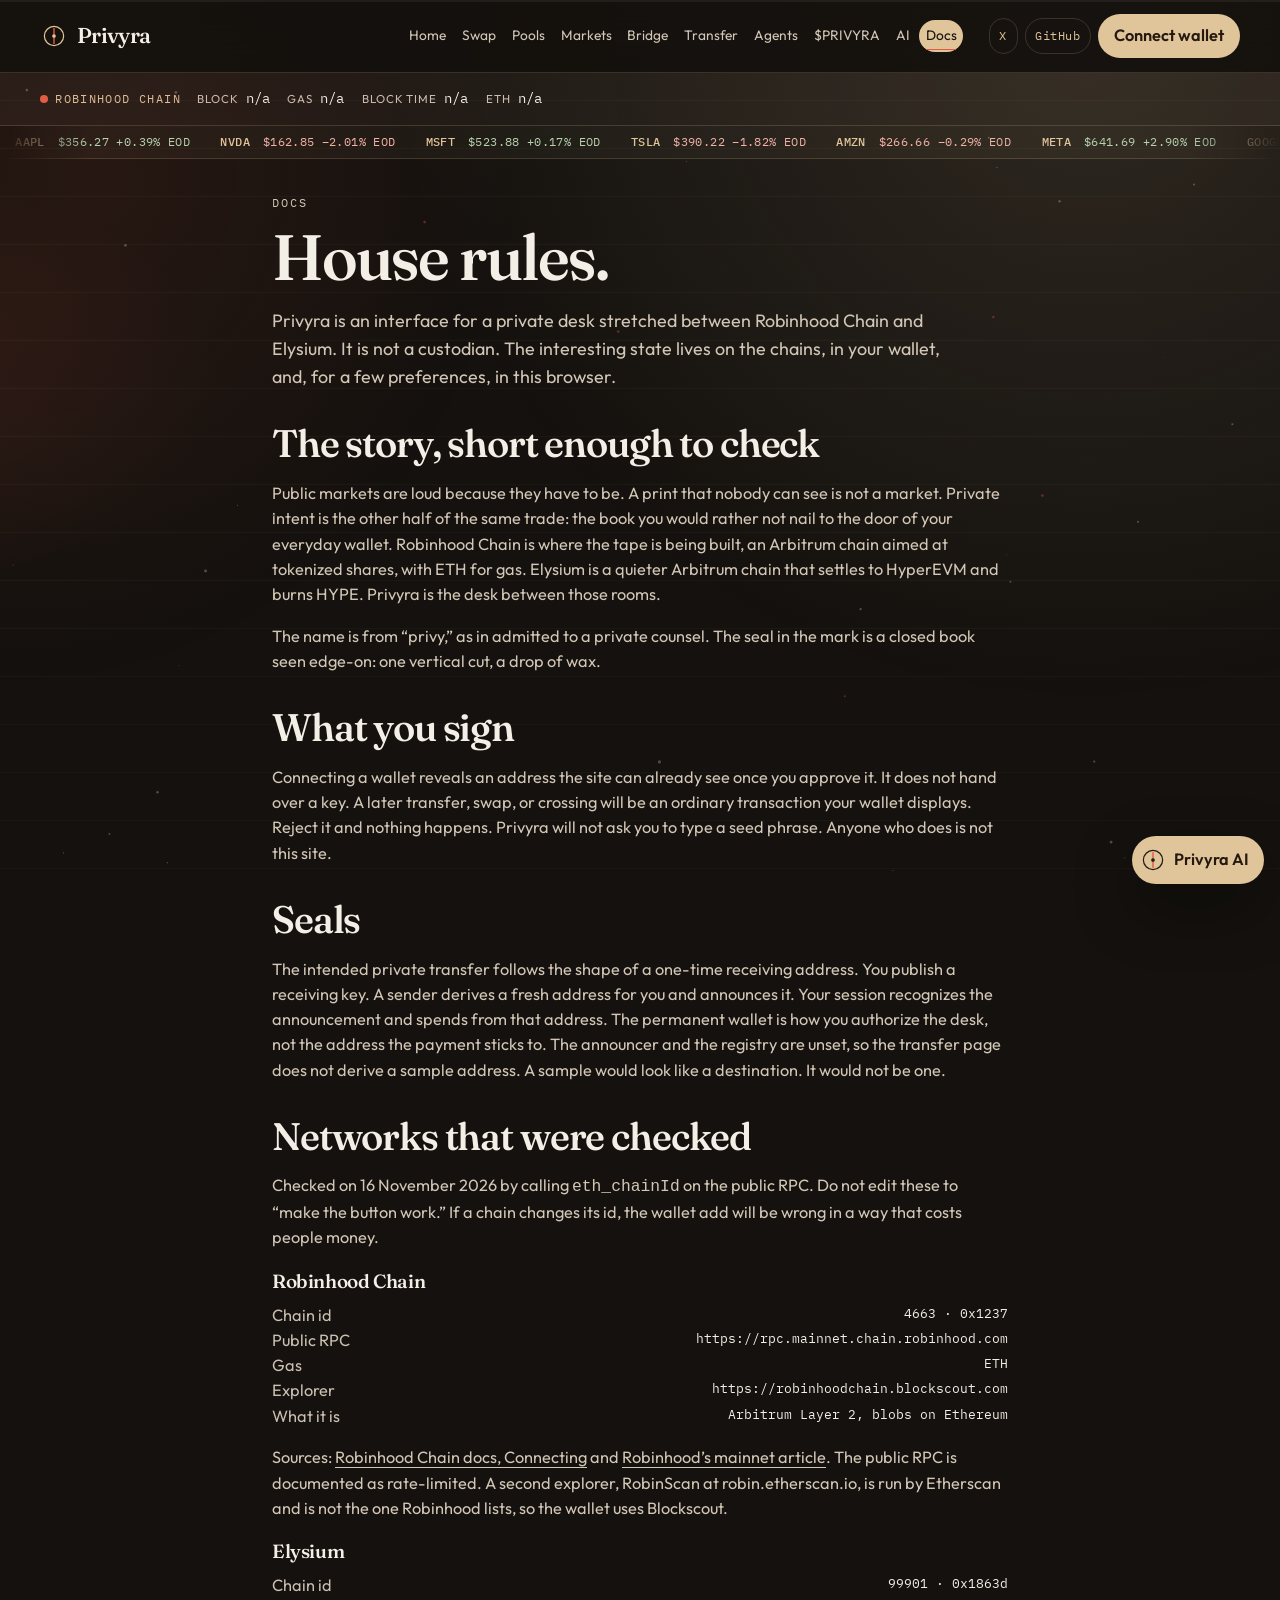
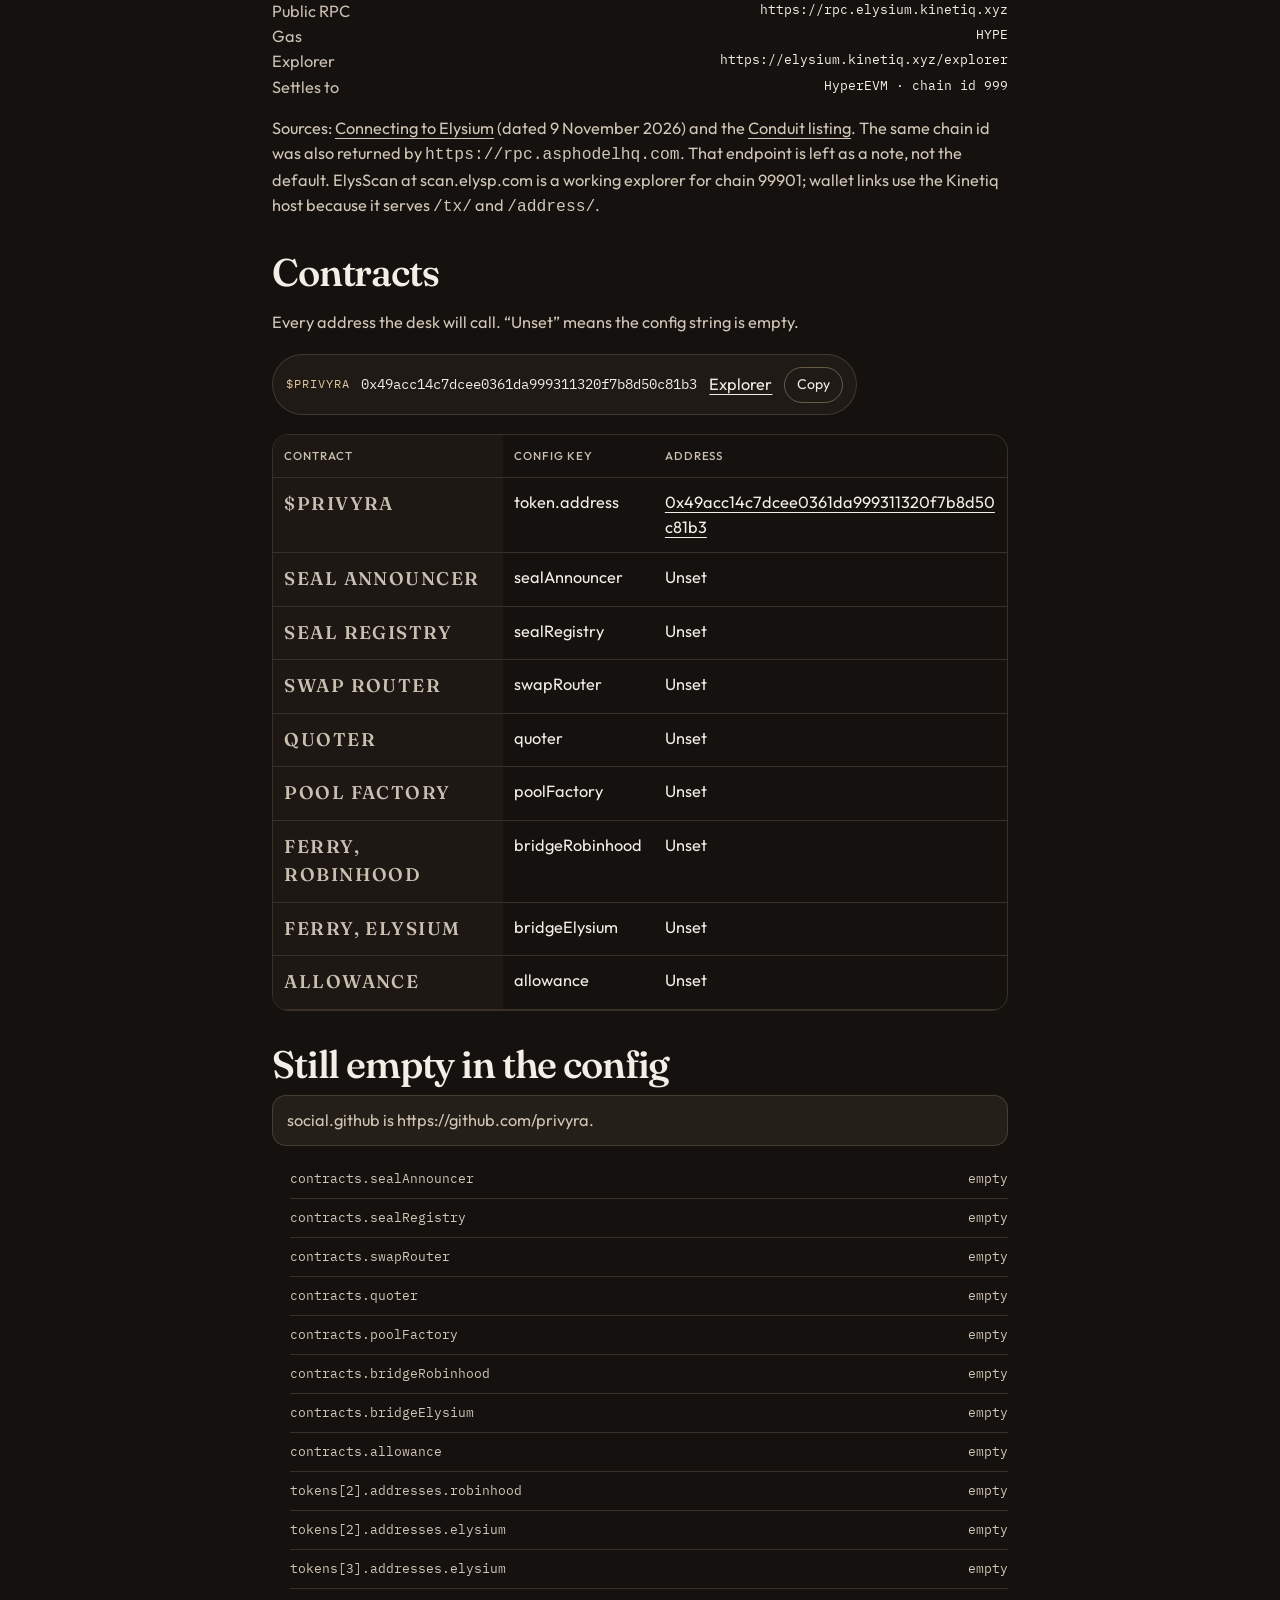
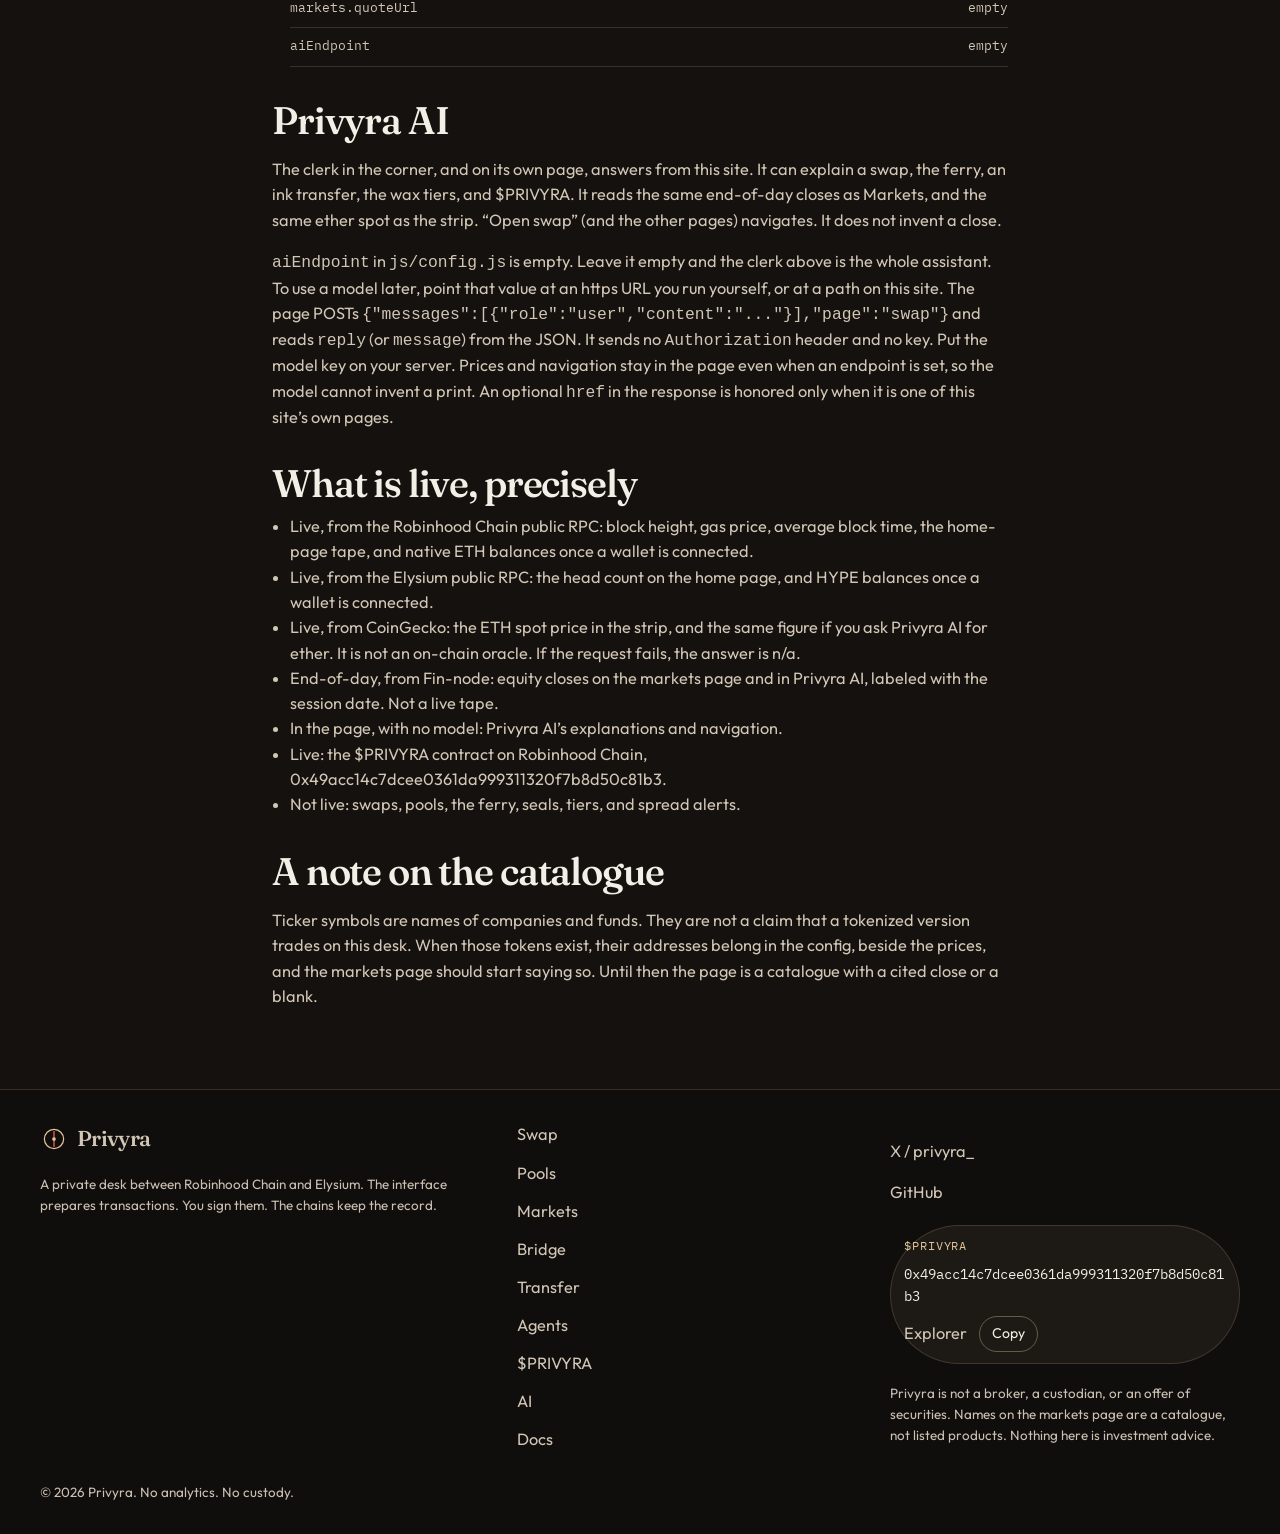
<file: docs.html>
<!DOCTYPE html>
<html lang="en">
<head>
  <meta charset="utf-8">
  <meta name="viewport" content="width=device-width, initial-scale=1">
  <title>House rules — Privyra</title>
  <meta name="description" content="How Privyra works, which network numbers were verified, and every config value the owner still has to fill.">
  <meta name="theme-color" content="#14110e">
  <link rel="canonical" href="https://privyra.si/docs">
  <link rel="icon" href="/assets/favicon.svg" type="image/svg+xml">
  <link rel="manifest" href="/site.webmanifest">
  <link rel="stylesheet" href="/css/privyra.css">
</head>
<body data-page="docs">
  <a class="skip" href="#main">Skip to content</a>
  <header class="mast">
    <div class="mast-inner">
      <a class="brand" href="/">
        <svg class="brand-mark" viewBox="0 0 32 32" aria-hidden="true"><circle cx="16" cy="16" r="11" fill="none" stroke="currentColor" stroke-width="1.4"/><path d="M16 7.5v17" stroke="#e25b45" stroke-width="1.6" stroke-linecap="round"/><circle cx="16" cy="16" r="2.1" fill="currentColor"/></svg>
        <span class="brand-name">Privyra</span>
      </a>
      <nav class="primary" aria-label="Primary">
        <a href="/" data-page-link="home">Home</a>
        <a href="/swap" data-page-link="swap">Swap</a>
        <a href="/pools" data-page-link="pools">Pools</a>
        <a href="/markets" data-page-link="markets">Markets</a>
        <a href="/bridge" data-page-link="bridge">Bridge</a>
        <a href="/transfer" data-page-link="transfer">Transfer</a>
        <a href="/agents" data-page-link="agents">Agents</a>
        <a href="/token" data-page-link="token">$PRIVYRA</a>
        <a href="/agent" data-page-link="agent">AI</a>
        <a href="/docs" data-page-link="docs">Docs</a>
      </nav>
      <div class="mast-tools">
        <a class="social x-link" href="https://x.com/privyra_" target="_blank" rel="noopener noreferrer">X</a>
        <a class="social github-link" href="https://github.com/privyra" target="_blank" rel="noopener noreferrer">GitHub</a>
        <button type="button" class="btn btn-brass" data-connect>Connect wallet</button>
        <button type="button" class="burger" aria-expanded="false" aria-controls="drawer"><span class="visually-hidden">Menu</span><span></span><span></span></button>
        <div class="pop" id="wallet-pop" hidden></div>
      </div>
    </div>
    <div class="drawer" id="drawer" hidden>
      <nav aria-label="Mobile">
        <a href="/" data-page-link="home">Home</a>
        <a href="/swap" data-page-link="swap">Swap</a>
        <a href="/pools" data-page-link="pools">Pools</a>
        <a href="/markets" data-page-link="markets">Markets</a>
        <a href="/bridge" data-page-link="bridge">Bridge</a>
        <a href="/transfer" data-page-link="transfer">Transfer</a>
        <a href="/agents" data-page-link="agents">Agents</a>
        <a href="/token" data-page-link="token">$PRIVYRA</a>
        <a href="/agent" data-page-link="agent">AI</a>
        <a href="/docs" data-page-link="docs">Docs</a>
        <a class="x-link" href="https://x.com/privyra_" target="_blank" rel="noopener noreferrer">X</a>
        <a class="github-link" href="https://github.com/privyra" target="_blank" rel="noopener noreferrer">GitHub</a>
      </nav>
    </div>
  </header>
  <section class="strip" id="net-strip" aria-label="Robinhood Chain network">
    <div class="strip-inner">
      <p class="strip-label"><span class="dot" data-stat="dot"></span> Robinhood Chain</p>
      <dl>
        <div><dt>Block</dt><dd data-stat="block">n/a</dd></div>
        <div><dt>Gas</dt><dd data-stat="gas">n/a</dd></div>
        <div><dt>Block time</dt><dd data-stat="time">n/a</dd></div>
        <div><dt>ETH</dt><dd data-stat="eth">n/a</dd></div>
      </dl>
    </div>
  </section>
  <noscript><p class="banner wrap">JavaScript is off. You can still read every page. Wallet, live chain stats, and end-of-day prices stay unavailable.</p></noscript>

  <main id="main" class="page">
    <div class="wrap prose">
      <header class="page-hero">
        <p class="kicker">Docs</p>
        <h1 class="display-sm">House rules.</h1>
        <p class="lede">Privyra is an interface for a private desk stretched between Robinhood Chain and Elysium. It is not a custodian. The interesting state lives on the chains, in your wallet, and, for a few preferences, in this browser.</p>
      </header>
      <h2>The story, short enough to check</h2>
      <p>Public markets are loud because they have to be. A print that nobody can see is not a market. Private intent is the other half of the same trade: the book you would rather not nail to the door of your everyday wallet. Robinhood Chain is where the tape is being built, an Arbitrum chain aimed at tokenized shares, with ETH for gas. Elysium is a quieter Arbitrum chain that settles to HyperEVM and burns HYPE. Privyra is the desk between those rooms.</p>
      <p>The name is from “privy,” as in admitted to a private counsel. The seal in the mark is a closed book seen edge-on: one vertical cut, a drop of wax.</p>
      <h2>What you sign</h2>
      <p>Connecting a wallet reveals an address the site can already see once you approve it. It does not hand over a key. A later transfer, swap, or crossing will be an ordinary transaction your wallet displays. Reject it and nothing happens. Privyra will not ask you to type a seed phrase. Anyone who does is not this site.</p>
      <h2>Seals</h2>
      <p>The intended private transfer follows the shape of a one-time receiving address. You publish a receiving key. A sender derives a fresh address for you and announces it. Your session recognizes the announcement and spends from that address. The permanent wallet is how you authorize the desk, not the address the payment sticks to. The announcer and the registry are unset, so the transfer page does not derive a sample address. A sample would look like a destination. It would not be one.</p>
      <h2>Networks that were checked</h2>
      <p>Checked on 16 November 2026 by calling <code>eth_chainId</code> on the public RPC. Do not edit these to “make the button work.” If a chain changes its id, the wallet add will be wrong in a way that costs people money.</p>
      <h3>Robinhood Chain</h3>
      <dl class="spec">
        <div><dt>Chain id</dt><dd>4663 · 0x1237</dd></div>
        <div><dt>Public RPC</dt><dd>https://rpc.mainnet.chain.robinhood.com</dd></div>
        <div><dt>Gas</dt><dd>ETH</dd></div>
        <div><dt>Explorer</dt><dd>https://robinhoodchain.blockscout.com</dd></div>
        <div><dt>What it is</dt><dd>Arbitrum Layer 2, blobs on Ethereum</dd></div>
      </dl>
      <p>Sources: <a href="https://docs.robinhood.com/chain/connecting/" target="_blank" rel="noopener noreferrer">Robinhood Chain docs, Connecting</a> and <a href="https://robinhood.com/us/en/support/articles/robinhood-chain-mainnet/" target="_blank" rel="noopener noreferrer">Robinhood’s mainnet article</a>. The public RPC is documented as rate-limited. A second explorer, RobinScan at robin.etherscan.io, is run by Etherscan and is not the one Robinhood lists, so the wallet uses Blockscout.</p>
      <h3>Elysium</h3>
      <dl class="spec">
        <div><dt>Chain id</dt><dd>99901 · 0x1863d</dd></div>
        <div><dt>Public RPC</dt><dd>https://rpc.elysium.kinetiq.xyz</dd></div>
        <div><dt>Gas</dt><dd>HYPE</dd></div>
        <div><dt>Explorer</dt><dd>https://elysium.kinetiq.xyz/explorer</dd></div>
        <div><dt>Settles to</dt><dd>HyperEVM · chain id 999</dd></div>
      </dl>
      <p>Sources: <a href="https://elysium.kinetiq.xyz/docs/connecting-to-elysium" target="_blank" rel="noopener noreferrer">Connecting to Elysium</a> (dated 9 November 2026) and the <a href="https://hub.conduit.xyz/elysium-mainnet" target="_blank" rel="noopener noreferrer">Conduit listing</a>. The same chain id was also returned by <code>https://rpc.asphodelhq.com</code>. That endpoint is left as a note, not the default. ElysScan at scan.elysp.com is a working explorer for chain 99901; wallet links use the Kinetiq host because it serves <code>/tx/</code> and <code>/address/</code>.</p>
      <h2>Contracts</h2>
      <p>Every address the desk will call. “Unset” means the config string is empty.</p>
      <div class="ca" data-ca>
        <span class="ca-kicker">$PRIVYRA</span>
        <code data-ca-value>0x49acc14c7dcee0361da999311320f7b8d50c81b3</code>
        <a data-ca-explorer href="https://robinhoodchain.blockscout.com/token/0x49acc14c7dcee0361da999311320f7b8d50c81b3" target="_blank" rel="noopener noreferrer">Explorer</a>
        <button type="button" class="btn btn-ghost btn-small" data-ca-copy>Copy</button>
      </div>
      <div class="table-wrap">
        <table class="data">
          <thead><tr><th scope="col">Contract</th><th scope="col">Config key</th><th scope="col">Address</th></tr></thead>
          <tbody>
            <tr><th scope="row">$PRIVYRA</th><td>token.address</td><td><a href="https://robinhoodchain.blockscout.com/token/0x49acc14c7dcee0361da999311320f7b8d50c81b3" target="_blank" rel="noopener noreferrer">0x49acc14c7dcee0361da999311320f7b8d50c81b3</a></td></tr>
            <tr><th scope="row">Seal announcer</th><td>sealAnnouncer</td><td data-contract="sealAnnouncer" data-chain="robinhood">Unset</td></tr>
            <tr><th scope="row">Seal registry</th><td>sealRegistry</td><td data-contract="sealRegistry" data-chain="robinhood">Unset</td></tr>
            <tr><th scope="row">Swap router</th><td>swapRouter</td><td data-contract="swapRouter" data-chain="elysium">Unset</td></tr>
            <tr><th scope="row">Quoter</th><td>quoter</td><td data-contract="quoter" data-chain="elysium">Unset</td></tr>
            <tr><th scope="row">Pool factory</th><td>poolFactory</td><td data-contract="poolFactory" data-chain="elysium">Unset</td></tr>
            <tr><th scope="row">Ferry, Robinhood</th><td>bridgeRobinhood</td><td data-contract="bridgeRobinhood" data-chain="robinhood">Unset</td></tr>
            <tr><th scope="row">Ferry, Elysium</th><td>bridgeElysium</td><td data-contract="bridgeElysium" data-chain="elysium">Unset</td></tr>
            <tr><th scope="row">Allowance</th><td>allowance</td><td data-contract="allowance" data-chain="robinhood">Unset</td></tr>
          </tbody>
        </table>
      </div>
      <h2>Still empty in the config</h2>
      <p id="github-placeholder" class="callout">Checking the GitHub placeholder…</p>
      <ul class="unset-list" id="unset-list"></ul>
      <h2>Privyra AI</h2>
      <p>The clerk in the corner, and on its own page, answers from this site. It can explain a swap, the ferry, an ink transfer, the wax tiers, and $PRIVYRA. It reads the same end-of-day closes as Markets, and the same ether spot as the strip. “Open swap” (and the other pages) navigates. It does not invent a close.</p>
      <p><code>aiEndpoint</code> in <code>js/config.js</code> is empty. Leave it empty and the clerk above is the whole assistant. To use a model later, point that value at an https URL you run yourself, or at a path on this site. The page POSTs <code>{"messages":[{"role":"user","content":"..."}],"page":"swap"}</code> and reads <code>reply</code> (or <code>message</code>) from the JSON. It sends no <code>Authorization</code> header and no key. Put the model key on your server. Prices and navigation stay in the page even when an endpoint is set, so the model cannot invent a print. An optional <code>href</code> in the response is honored only when it is one of this site’s own pages.</p>
      <h2>What is live, precisely</h2>
      <ul>
        <li>Live, from the Robinhood Chain public RPC: block height, gas price, average block time, the home-page tape, and native ETH balances once a wallet is connected.</li>
        <li>Live, from the Elysium public RPC: the head count on the home page, and HYPE balances once a wallet is connected.</li>
        <li>Live, from CoinGecko: the ETH spot price in the strip, and the same figure if you ask Privyra AI for ether. It is not an on-chain oracle. If the request fails, the answer is n/a.</li>
        <li>End-of-day, from Fin-node: equity closes on the markets page and in Privyra AI, labeled with the session date. Not a live tape.</li>
        <li>In the page, with no model: Privyra AI’s explanations and navigation.</li>
        <li>Live: the $PRIVYRA contract on Robinhood Chain, 0x49acc14c7dcee0361da999311320f7b8d50c81b3.</li>
        <li>Not live: swaps, pools, the ferry, seals, tiers, and spread alerts.</li>
      </ul>
      <h2>A note on the catalogue</h2>
      <p>Ticker symbols are names of companies and funds. They are not a claim that a tokenized version trades on this desk. When those tokens exist, their addresses belong in the config, beside the prices, and the markets page should start saying so. Until then the page is a catalogue with a cited close or a blank.</p>
    </div>
  </main>
<footer class="colophon">
    <div class="colophon-inner colophon-grid">
      <div>
        <a class="brand" href="/">
          <svg class="brand-mark" viewBox="0 0 32 32" aria-hidden="true"><circle cx="16" cy="16" r="11" fill="none" stroke="currentColor" stroke-width="1.4"/><path d="M16 7.5v17" stroke="#e25b45" stroke-width="1.6" stroke-linecap="round"/><circle cx="16" cy="16" r="2.1" fill="currentColor"/></svg>
          <span class="brand-name">Privyra</span>
        </a>
        <p class="fine">A private desk between Robinhood Chain and Elysium. The interface prepares transactions. You sign them. The chains keep the record.</p>
      </div>
      <nav aria-label="Footer">
        <a href="/swap">Swap</a>
        <a href="/pools">Pools</a>
        <a href="/markets">Markets</a>
        <a href="/bridge">Bridge</a>
        <a href="/transfer">Transfer</a>
        <a href="/agents">Agents</a>
        <a href="/token">$PRIVYRA</a>
        <a href="/agent">AI</a>
        <a href="/docs">Docs</a>
      </nav>
      <div>
        <p><a class="x-link" href="https://x.com/privyra_" target="_blank" rel="noopener noreferrer">X / privyra_</a></p>
        <p><a class="github-link" href="https://github.com/privyra" target="_blank" rel="noopener noreferrer">GitHub</a></p>
        <div class="ca" data-ca>
          <span class="ca-kicker">$PRIVYRA</span>
          <code data-ca-value>0x49acc14c7dcee0361da999311320f7b8d50c81b3</code>
          <a data-ca-explorer href="https://robinhoodchain.blockscout.com/token/0x49acc14c7dcee0361da999311320f7b8d50c81b3" target="_blank" rel="noopener noreferrer">Explorer</a>
          <button type="button" class="btn btn-ghost btn-small" data-ca-copy>Copy</button>
        </div>
        <p class="fine">Privyra is not a broker, a custodian, or an offer of securities. Names on the markets page are a catalogue, not listed products. Nothing here is investment advice.</p>
      </div>
    </div>
    <p class="fine fine-end">© <span data-year>2026</span> Privyra. No analytics. No custody.</p>
  </footer>
    <script src="/js/config.js"></script>
  <script src="/js/net.js"></script>
  <script src="/js/wallet.js"></script>
  <script src="/js/chrome.js"></script>
  <script src="/js/stats.js"></script>
  <script src="/js/ai.js"></script>
  <script src="/js/motion.js"></script>
  <script src="/js/docs.js"></script>
</body>
</html>
</file>
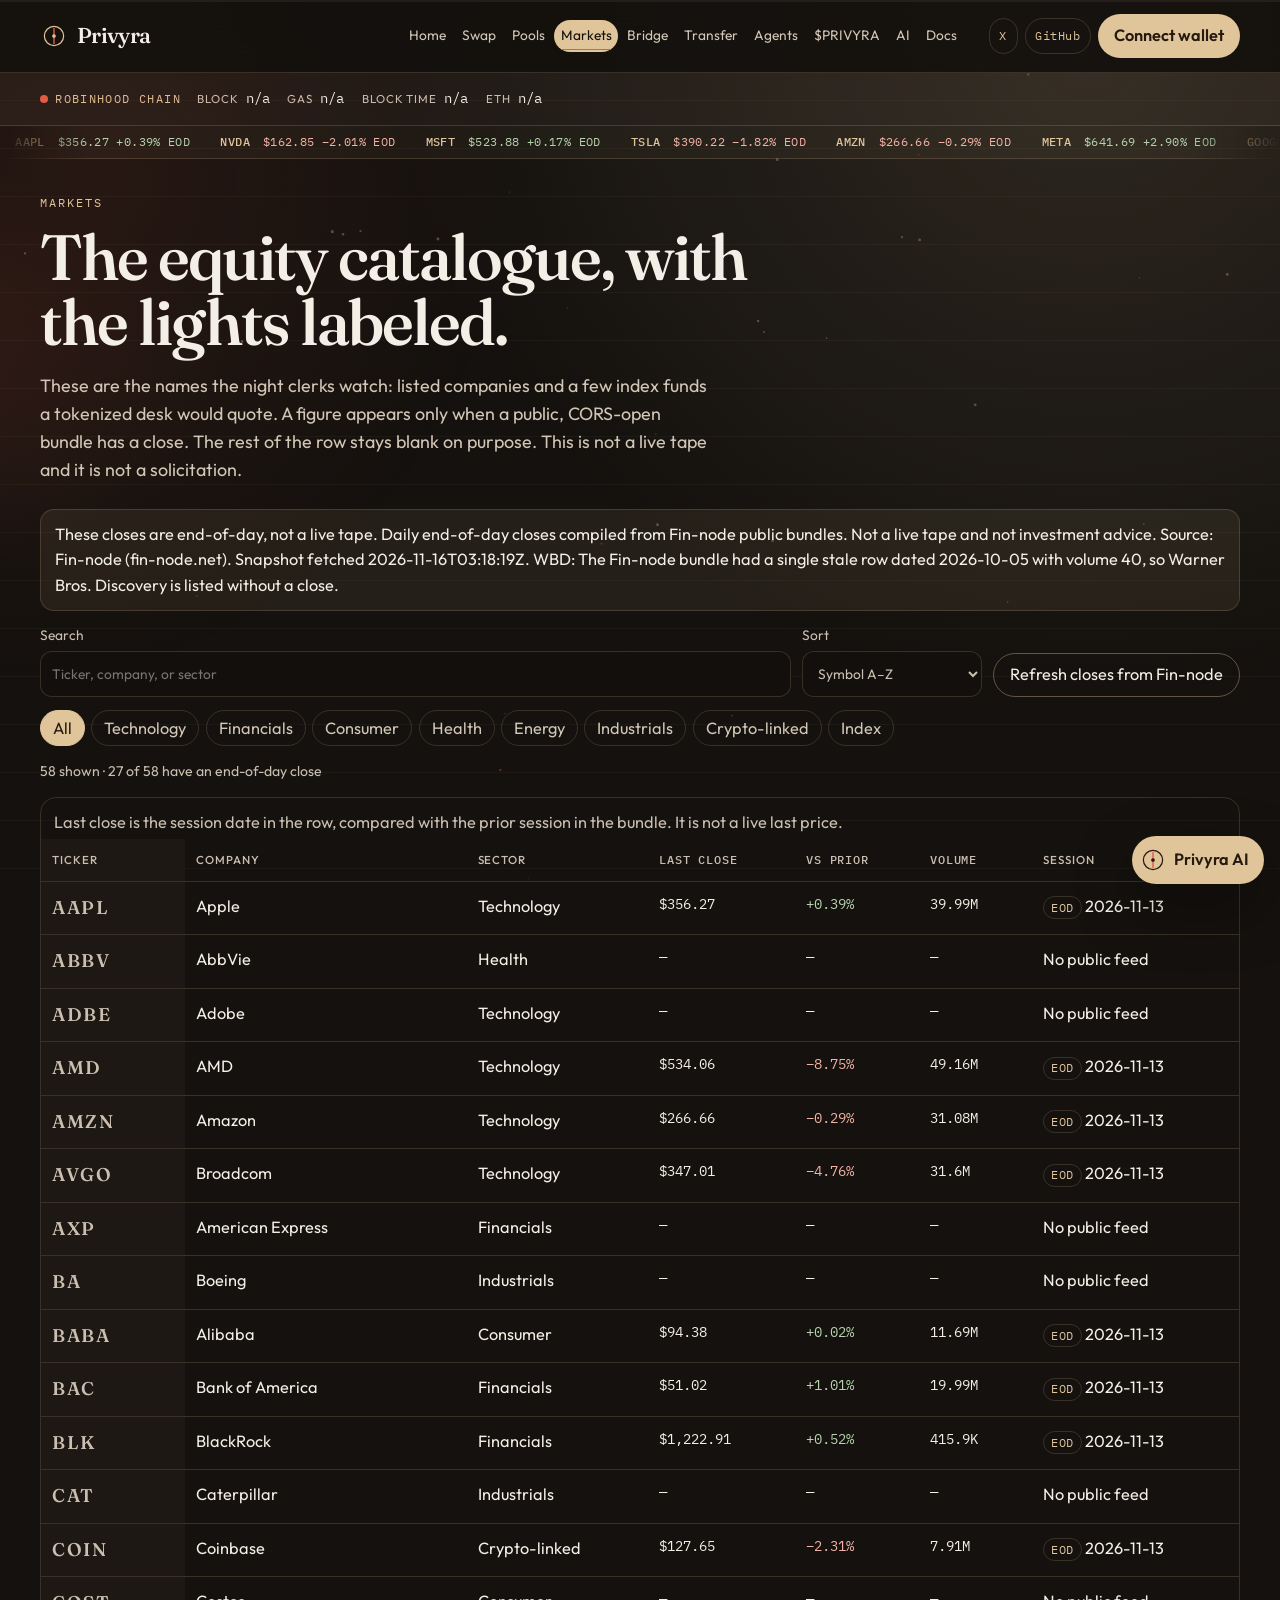
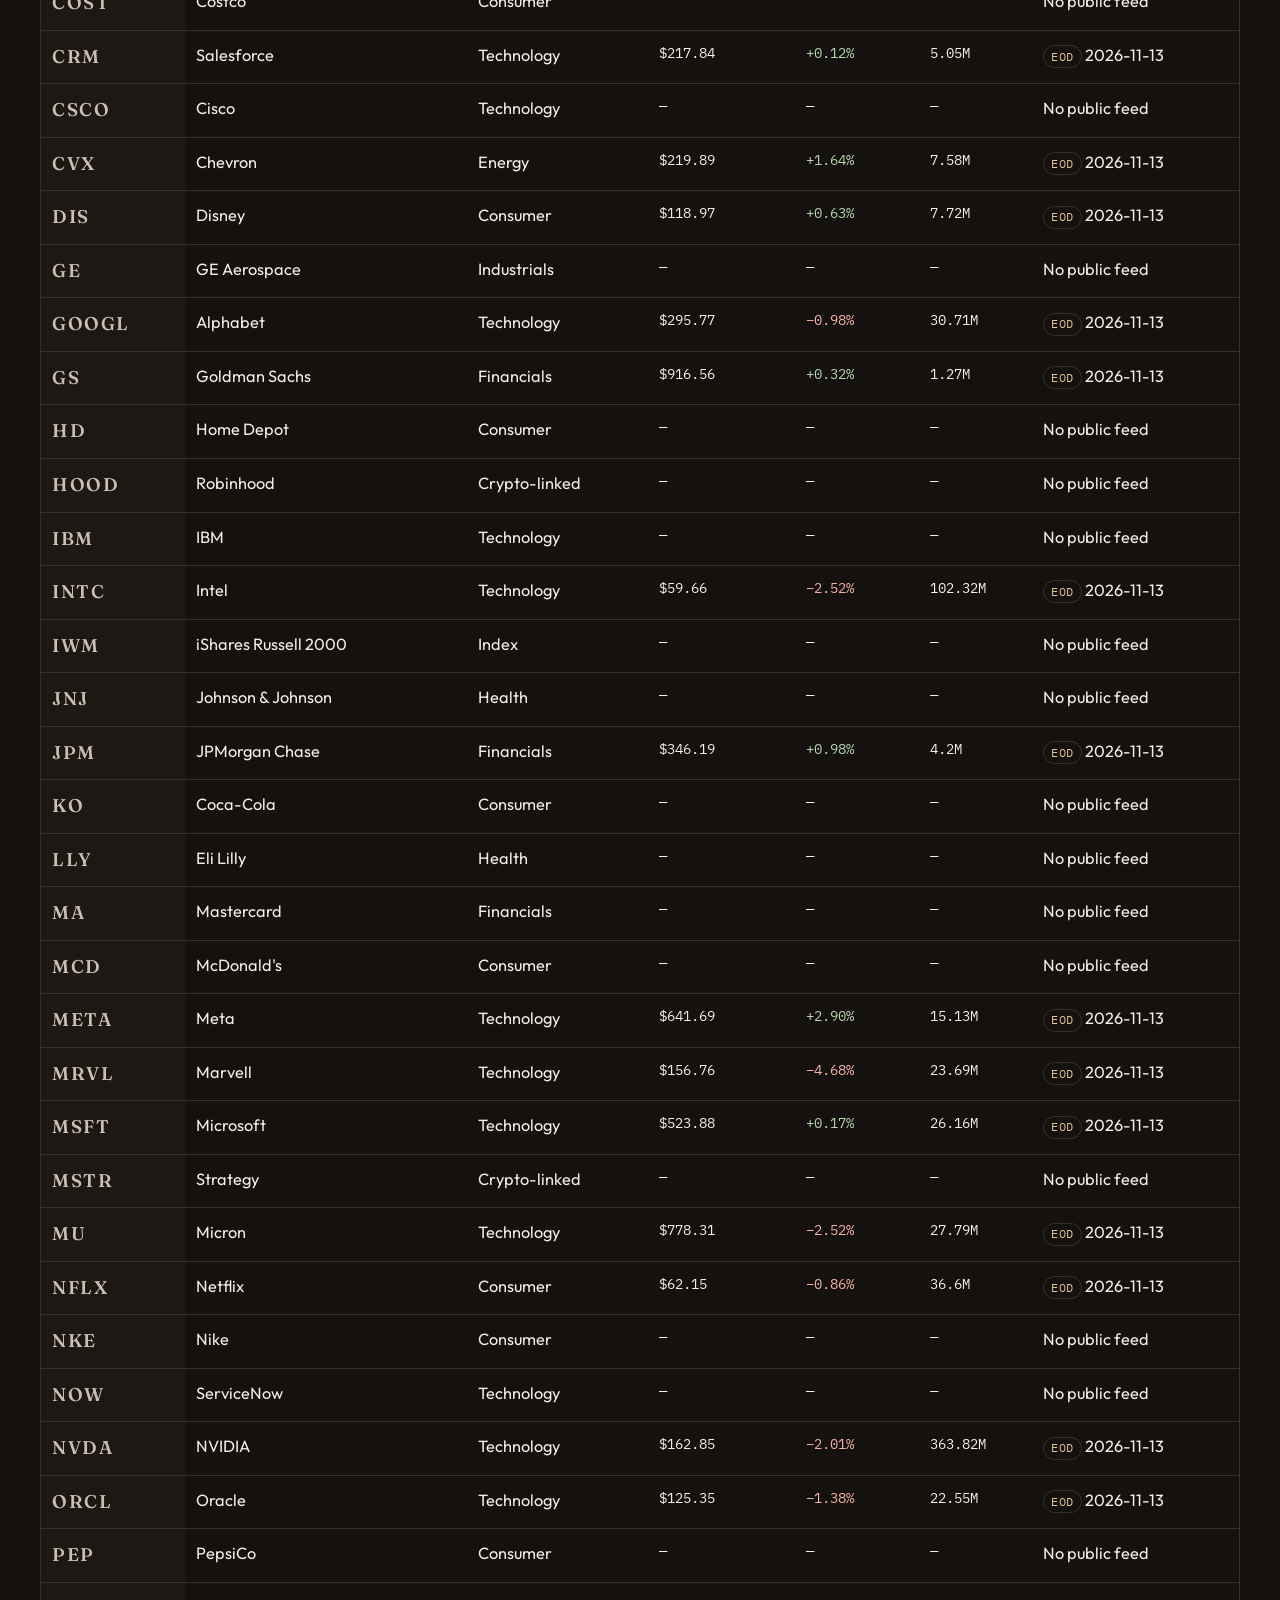
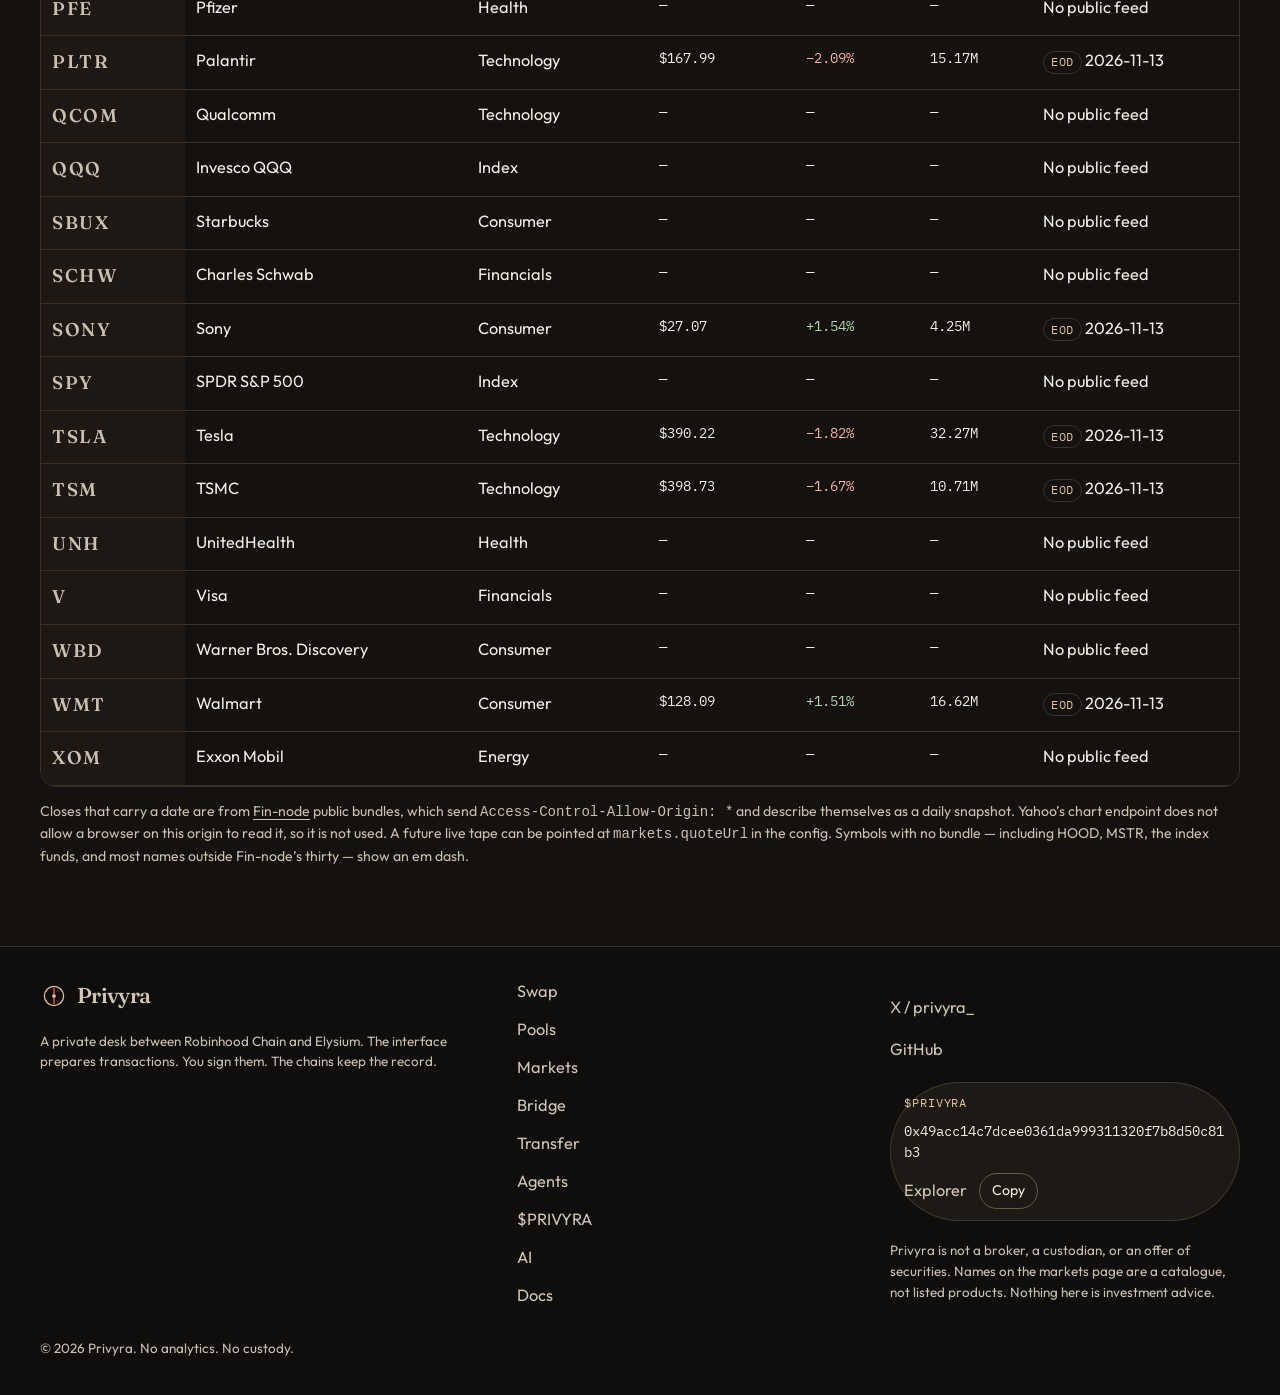
<file: markets.html>
<!DOCTYPE html>
<html lang="en">
<head>
  <meta charset="utf-8">
  <meta name="viewport" content="width=device-width, initial-scale=1">
  <title>Markets — Privyra</title>
  <meta name="description" content="A catalogue of tokenized equity names on the Privyra desk, with search, sort, and sector filters. Closes are end-of-day where a public feed exists.">
  <meta name="theme-color" content="#14110e">
  <link rel="canonical" href="https://privyra.si/markets">
  <link rel="icon" href="/assets/favicon.svg" type="image/svg+xml">
  <link rel="manifest" href="/site.webmanifest">
  <link rel="stylesheet" href="/css/privyra.css">
</head>
<body data-page="markets">
  <a class="skip" href="#main">Skip to content</a>
  <header class="mast">
    <div class="mast-inner">
      <a class="brand" href="/">
        <svg class="brand-mark" viewBox="0 0 32 32" aria-hidden="true"><circle cx="16" cy="16" r="11" fill="none" stroke="currentColor" stroke-width="1.4"/><path d="M16 7.5v17" stroke="#e25b45" stroke-width="1.6" stroke-linecap="round"/><circle cx="16" cy="16" r="2.1" fill="currentColor"/></svg>
        <span class="brand-name">Privyra</span>
      </a>
      <nav class="primary" aria-label="Primary">
        <a href="/" data-page-link="home">Home</a>
        <a href="/swap" data-page-link="swap">Swap</a>
        <a href="/pools" data-page-link="pools">Pools</a>
        <a href="/markets" data-page-link="markets">Markets</a>
        <a href="/bridge" data-page-link="bridge">Bridge</a>
        <a href="/transfer" data-page-link="transfer">Transfer</a>
        <a href="/agents" data-page-link="agents">Agents</a>
        <a href="/token" data-page-link="token">$PRIVYRA</a>
        <a href="/agent" data-page-link="agent">AI</a>
        <a href="/docs" data-page-link="docs">Docs</a>
      </nav>
      <div class="mast-tools">
        <a class="social x-link" href="https://x.com/privyra_" target="_blank" rel="noopener noreferrer">X</a>
        <a class="social github-link" href="https://github.com/privyra" target="_blank" rel="noopener noreferrer">GitHub</a>
        <button type="button" class="btn btn-brass" data-connect>Connect wallet</button>
        <button type="button" class="burger" aria-expanded="false" aria-controls="drawer"><span class="visually-hidden">Menu</span><span></span><span></span></button>
        <div class="pop" id="wallet-pop" hidden></div>
      </div>
    </div>
    <div class="drawer" id="drawer" hidden>
      <nav aria-label="Mobile">
        <a href="/" data-page-link="home">Home</a>
        <a href="/swap" data-page-link="swap">Swap</a>
        <a href="/pools" data-page-link="pools">Pools</a>
        <a href="/markets" data-page-link="markets">Markets</a>
        <a href="/bridge" data-page-link="bridge">Bridge</a>
        <a href="/transfer" data-page-link="transfer">Transfer</a>
        <a href="/agents" data-page-link="agents">Agents</a>
        <a href="/token" data-page-link="token">$PRIVYRA</a>
        <a href="/agent" data-page-link="agent">AI</a>
        <a href="/docs" data-page-link="docs">Docs</a>
        <a class="x-link" href="https://x.com/privyra_" target="_blank" rel="noopener noreferrer">X</a>
        <a class="github-link" href="https://github.com/privyra" target="_blank" rel="noopener noreferrer">GitHub</a>
      </nav>
    </div>
  </header>
  <section class="strip" id="net-strip" aria-label="Robinhood Chain network">
    <div class="strip-inner">
      <p class="strip-label"><span class="dot" data-stat="dot"></span> Robinhood Chain</p>
      <dl>
        <div><dt>Block</dt><dd data-stat="block">n/a</dd></div>
        <div><dt>Gas</dt><dd data-stat="gas">n/a</dd></div>
        <div><dt>Block time</dt><dd data-stat="time">n/a</dd></div>
        <div><dt>ETH</dt><dd data-stat="eth">n/a</dd></div>
      </dl>
    </div>
  </section>
  <noscript><p class="banner wrap">JavaScript is off. You can still read every page. Wallet, live chain stats, and end-of-day prices stay unavailable.</p></noscript>

  <main id="main" class="page">
    <div class="wrap">
      <header class="page-hero">
        <p class="kicker">Markets</p>
        <h1 class="display-sm">The equity catalogue, with the lights labeled.</h1>
        <p class="lede">These are the names the night clerks watch: listed companies and a few index funds a tokenized desk would quote. A figure appears only when a public, CORS-open bundle has a close. The rest of the row stays blank on purpose. This is not a live tape and it is not a solicitation.</p>
      </header>
      <p class="callout" id="market-note">Loading the end-of-day snapshot…</p>
      <div class="toolbar">
        <label class="search"><span>Search</span>
          <input id="market-search" type="search" placeholder="Ticker, company, or sector" autocomplete="off">
        </label>
        <label class="field"><span>Sort</span>
          <select id="market-sort">
            <option value="symbol:asc">Symbol A–Z</option>
            <option value="symbol:desc">Symbol Z–A</option>
            <option value="name:asc">Company A–Z</option>
            <option value="sector:asc">Sector</option>
            <option value="close:desc">Close, high to low</option>
            <option value="close:asc">Close, low to high</option>
            <option value="change:desc">Change, high to low</option>
            <option value="volume:desc">Volume, high to low</option>
          </select>
        </label>
        <button type="button" class="btn btn-ghost" id="market-refresh">Refresh closes from Fin-node</button>
      </div>
      <p id="market-refresh-status" class="help" aria-live="polite"></p>
      <div class="chips" id="market-sectors" role="toolbar" aria-label="Filter by sector"></div>
      <p id="market-count" class="footnote" aria-live="polite"></p>
      <div class="table-wrap">
        <table class="data">
          <caption>Last close is the session date in the row, compared with the prior session in the bundle. It is not a live last price.</caption>
          <thead>
            <tr>
              <th scope="col">Ticker</th>
              <th scope="col">Company</th>
              <th scope="col">Sector</th>
              <th scope="col" class="num">Last close</th>
              <th scope="col" class="num">Vs prior</th>
              <th scope="col" class="num">Volume</th>
              <th scope="col">Session</th>
            </tr>
          </thead>
          <tbody id="market-body">
            <tr><td colspan="7">Loading the catalogue…</td></tr>
          </tbody>
        </table>
      </div>
      <p class="footnote">Closes that carry a date are from <a href="https://www.fin-node.net/api" target="_blank" rel="noopener noreferrer">Fin-node</a> public bundles, which send <code>Access-Control-Allow-Origin: *</code> and describe themselves as a daily snapshot. Yahoo’s chart endpoint does not allow a browser on this origin to read it, so it is not used. A future live tape can be pointed at <code>markets.quoteUrl</code> in the config. Symbols with no bundle — including HOOD, MSTR, the index funds, and most names outside Fin-node’s thirty — show an em dash.</p>
    </div>
  </main>
<footer class="colophon">
    <div class="colophon-inner colophon-grid">
      <div>
        <a class="brand" href="/">
          <svg class="brand-mark" viewBox="0 0 32 32" aria-hidden="true"><circle cx="16" cy="16" r="11" fill="none" stroke="currentColor" stroke-width="1.4"/><path d="M16 7.5v17" stroke="#e25b45" stroke-width="1.6" stroke-linecap="round"/><circle cx="16" cy="16" r="2.1" fill="currentColor"/></svg>
          <span class="brand-name">Privyra</span>
        </a>
        <p class="fine">A private desk between Robinhood Chain and Elysium. The interface prepares transactions. You sign them. The chains keep the record.</p>
      </div>
      <nav aria-label="Footer">
        <a href="/swap">Swap</a>
        <a href="/pools">Pools</a>
        <a href="/markets">Markets</a>
        <a href="/bridge">Bridge</a>
        <a href="/transfer">Transfer</a>
        <a href="/agents">Agents</a>
        <a href="/token">$PRIVYRA</a>
        <a href="/agent">AI</a>
        <a href="/docs">Docs</a>
      </nav>
      <div>
        <p><a class="x-link" href="https://x.com/privyra_" target="_blank" rel="noopener noreferrer">X / privyra_</a></p>
        <p><a class="github-link" href="https://github.com/privyra" target="_blank" rel="noopener noreferrer">GitHub</a></p>
        <div class="ca" data-ca>
          <span class="ca-kicker">$PRIVYRA</span>
          <code data-ca-value>0x49acc14c7dcee0361da999311320f7b8d50c81b3</code>
          <a data-ca-explorer href="https://robinhoodchain.blockscout.com/token/0x49acc14c7dcee0361da999311320f7b8d50c81b3" target="_blank" rel="noopener noreferrer">Explorer</a>
          <button type="button" class="btn btn-ghost btn-small" data-ca-copy>Copy</button>
        </div>
        <p class="fine">Privyra is not a broker, a custodian, or an offer of securities. Names on the markets page are a catalogue, not listed products. Nothing here is investment advice.</p>
      </div>
    </div>
    <p class="fine fine-end">© <span data-year>2026</span> Privyra. No analytics. No custody.</p>
  </footer>
    <script src="/js/config.js"></script>
  <script src="/js/net.js"></script>
  <script src="/js/wallet.js"></script>
  <script src="/js/chrome.js"></script>
  <script src="/js/stats.js"></script>
  <script src="/js/ai.js"></script>
  <script src="/js/motion.js"></script>
  <script src="/js/catalogue.js"></script>
  <script src="/js/markets.js"></script>
</body>
</html>
</file>
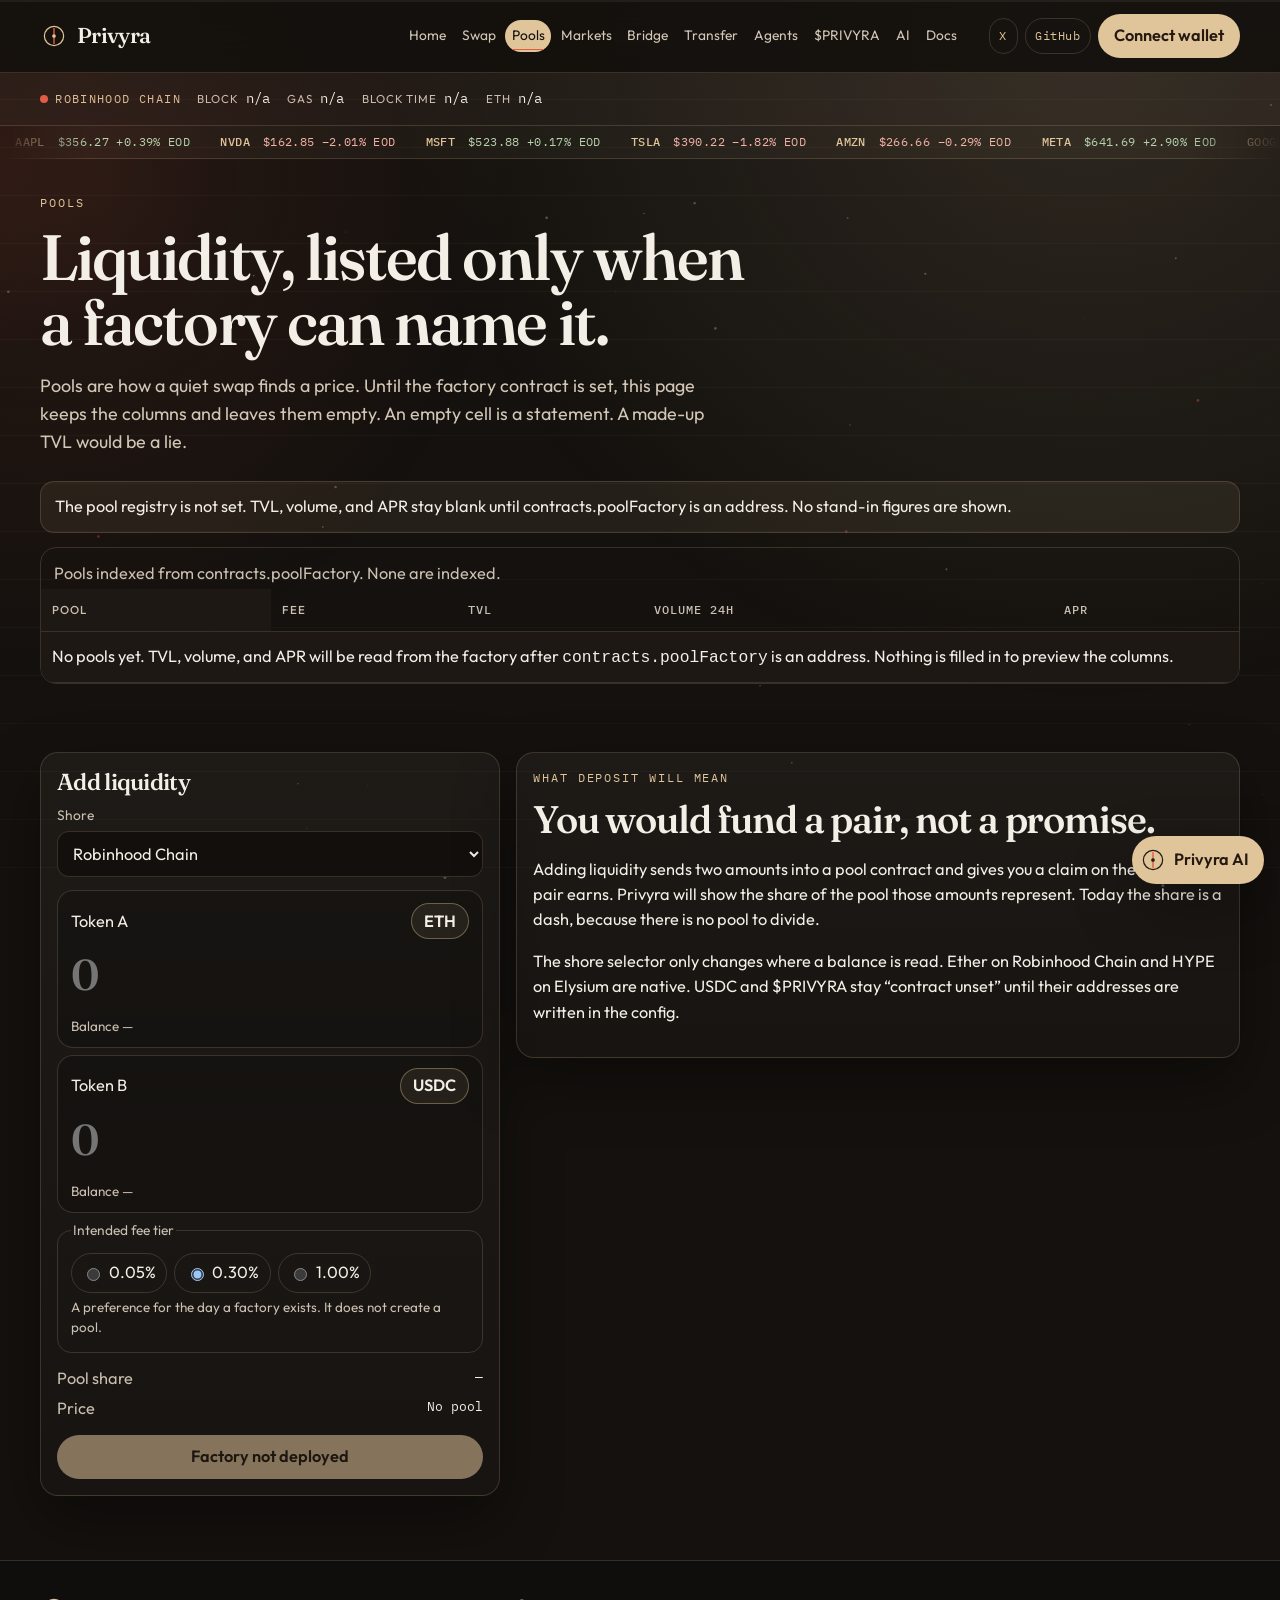
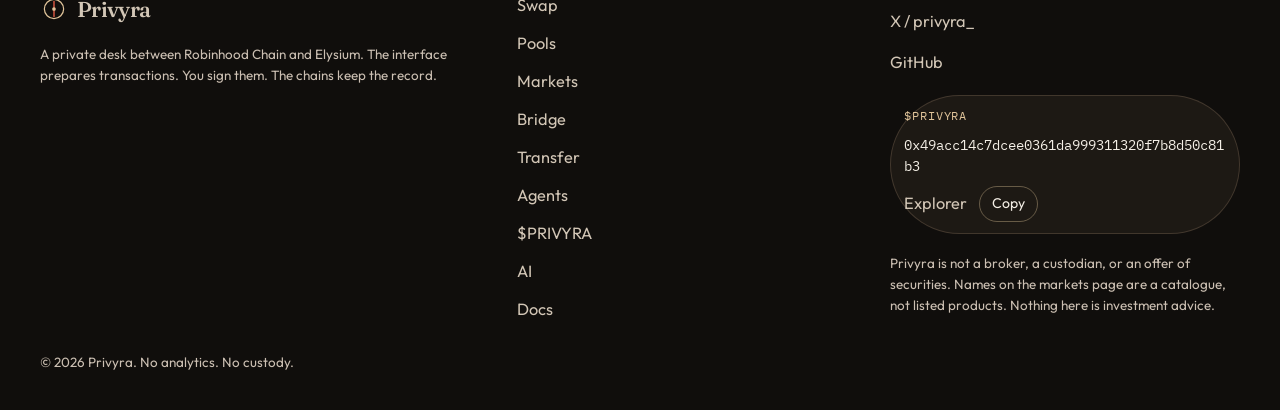
<file: pools.html>
<!DOCTYPE html>
<html lang="en">
<head>
  <meta charset="utf-8">
  <meta name="viewport" content="width=device-width, initial-scale=1">
  <title>Pools — Privyra</title>
  <meta name="description" content="Privyra liquidity pools. A table for TVL, volume, and APR, and an add-liquidity form. Figures stay blank until a factory address is set.">
  <meta name="theme-color" content="#14110e">
  <link rel="canonical" href="https://privyra.si/pools">
  <link rel="icon" href="/assets/favicon.svg" type="image/svg+xml">
  <link rel="manifest" href="/site.webmanifest">
  <link rel="stylesheet" href="/css/privyra.css">
</head>
<body data-page="pools">
  <a class="skip" href="#main">Skip to content</a>
  <header class="mast">
    <div class="mast-inner">
      <a class="brand" href="/">
        <svg class="brand-mark" viewBox="0 0 32 32" aria-hidden="true"><circle cx="16" cy="16" r="11" fill="none" stroke="currentColor" stroke-width="1.4"/><path d="M16 7.5v17" stroke="#e25b45" stroke-width="1.6" stroke-linecap="round"/><circle cx="16" cy="16" r="2.1" fill="currentColor"/></svg>
        <span class="brand-name">Privyra</span>
      </a>
      <nav class="primary" aria-label="Primary">
        <a href="/" data-page-link="home">Home</a>
        <a href="/swap" data-page-link="swap">Swap</a>
        <a href="/pools" data-page-link="pools">Pools</a>
        <a href="/markets" data-page-link="markets">Markets</a>
        <a href="/bridge" data-page-link="bridge">Bridge</a>
        <a href="/transfer" data-page-link="transfer">Transfer</a>
        <a href="/agents" data-page-link="agents">Agents</a>
        <a href="/token" data-page-link="token">$PRIVYRA</a>
        <a href="/agent" data-page-link="agent">AI</a>
        <a href="/docs" data-page-link="docs">Docs</a>
      </nav>
      <div class="mast-tools">
        <a class="social x-link" href="https://x.com/privyra_" target="_blank" rel="noopener noreferrer">X</a>
        <a class="social github-link" href="https://github.com/privyra" target="_blank" rel="noopener noreferrer">GitHub</a>
        <button type="button" class="btn btn-brass" data-connect>Connect wallet</button>
        <button type="button" class="burger" aria-expanded="false" aria-controls="drawer"><span class="visually-hidden">Menu</span><span></span><span></span></button>
        <div class="pop" id="wallet-pop" hidden></div>
      </div>
    </div>
    <div class="drawer" id="drawer" hidden>
      <nav aria-label="Mobile">
        <a href="/" data-page-link="home">Home</a>
        <a href="/swap" data-page-link="swap">Swap</a>
        <a href="/pools" data-page-link="pools">Pools</a>
        <a href="/markets" data-page-link="markets">Markets</a>
        <a href="/bridge" data-page-link="bridge">Bridge</a>
        <a href="/transfer" data-page-link="transfer">Transfer</a>
        <a href="/agents" data-page-link="agents">Agents</a>
        <a href="/token" data-page-link="token">$PRIVYRA</a>
        <a href="/agent" data-page-link="agent">AI</a>
        <a href="/docs" data-page-link="docs">Docs</a>
        <a class="x-link" href="https://x.com/privyra_" target="_blank" rel="noopener noreferrer">X</a>
        <a class="github-link" href="https://github.com/privyra" target="_blank" rel="noopener noreferrer">GitHub</a>
      </nav>
    </div>
  </header>
  <section class="strip" id="net-strip" aria-label="Robinhood Chain network">
    <div class="strip-inner">
      <p class="strip-label"><span class="dot" data-stat="dot"></span> Robinhood Chain</p>
      <dl>
        <div><dt>Block</dt><dd data-stat="block">n/a</dd></div>
        <div><dt>Gas</dt><dd data-stat="gas">n/a</dd></div>
        <div><dt>Block time</dt><dd data-stat="time">n/a</dd></div>
        <div><dt>ETH</dt><dd data-stat="eth">n/a</dd></div>
      </dl>
    </div>
  </section>
  <noscript><p class="banner wrap">JavaScript is off. You can still read every page. Wallet, live chain stats, and end-of-day prices stay unavailable.</p></noscript>

  <main id="main" class="page">
    <div class="wrap">
      <header class="page-hero">
        <p class="kicker">Pools</p>
        <h1 class="display-sm">Liquidity, listed only when a factory can name it.</h1>
        <p class="lede">Pools are how a quiet swap finds a price. Until the factory contract is set, this page keeps the columns and leaves them empty. An empty cell is a statement. A made-up TVL would be a lie.</p>
      </header>
      <p class="callout" id="pool-note">The pool registry is not set.</p>
      <div class="table-wrap">
        <table class="data">
          <caption>Pools indexed from contracts.poolFactory. None are indexed.</caption>
          <thead>
            <tr>
              <th scope="col">Pool</th>
              <th scope="col">Fee</th>
              <th scope="col" class="num">TVL</th>
              <th scope="col" class="num">Volume 24h</th>
              <th scope="col" class="num">APR</th>
            </tr>
          </thead>
          <tbody>
            <tr>
              <td colspan="5">No pools yet. TVL, volume, and APR will be read from the factory after <code>contracts.poolFactory</code> is an address. Nothing is filled in to preview the columns.</td>
            </tr>
          </tbody>
        </table>
      </div>
      <div class="two section">
        <form class="swap-card" id="pool-form">
          <div class="card-head"><h2>Add liquidity</h2></div>
          <label class="field"><span>Shore</span>
            <select id="pool-shore">
              <option value="robinhood">Robinhood Chain</option>
              <option value="elysium">Elysium</option>
            </select>
          </label>
          <div class="swap-row">
            <div class="spread">
              <label for="amount-a">Token A</label>
              <button type="button" class="token-btn" data-token-open="a">ETH</button>
            </div>
            <input id="amount-a" class="amount" inputmode="decimal" autocomplete="off" placeholder="0">
            <p class="help" data-balance="a">Balance —</p>
            <select id="pool-a" tabindex="-1" aria-hidden="true"></select>
          </div>
          <div class="swap-row">
            <div class="spread">
              <label for="amount-b">Token B</label>
              <button type="button" class="token-btn" data-token-open="b">USDC</button>
            </div>
            <input id="amount-b" class="amount" inputmode="decimal" autocomplete="off" placeholder="0">
            <p class="help" data-balance="b">Balance —</p>
            <select id="pool-b" tabindex="-1" aria-hidden="true"></select>
          </div>
          <fieldset>
            <legend>Intended fee tier</legend>
            <div class="choices">
              <label><input type="radio" name="fee" value="0.05"> 0.05%</label>
              <label><input type="radio" name="fee" value="0.30" checked> 0.30%</label>
              <label><input type="radio" name="fee" value="1.00"> 1.00%</label>
            </div>
            <p class="help">A preference for the day a factory exists. It does not create a pool.</p>
          </fieldset>
          <dl class="meta">
            <div><dt>Pool share</dt><dd>—</dd></div>
            <div><dt>Price</dt><dd>No pool</dd></div>
          </dl>
          <button type="submit" class="btn btn-brass btn-block" disabled>Factory not deployed</button>
        </form>
        <aside class="side-card">
          <p class="kicker">What deposit will mean</p>
          <h2>You would fund a pair, not a promise.</h2>
          <p>Adding liquidity sends two amounts into a pool contract and gives you a claim on the fees that pair earns. Privyra will show the share of the pool those amounts represent. Today the share is a dash, because there is no pool to divide.</p>
          <p>The shore selector only changes where a balance is read. Ether on Robinhood Chain and HYPE on Elysium are native. USDC and $PRIVYRA stay “contract unset” until their addresses are written in the config.</p>
        </aside>
      </div>
    </div>
  </main>
<footer class="colophon">
    <div class="colophon-inner colophon-grid">
      <div>
        <a class="brand" href="/">
          <svg class="brand-mark" viewBox="0 0 32 32" aria-hidden="true"><circle cx="16" cy="16" r="11" fill="none" stroke="currentColor" stroke-width="1.4"/><path d="M16 7.5v17" stroke="#e25b45" stroke-width="1.6" stroke-linecap="round"/><circle cx="16" cy="16" r="2.1" fill="currentColor"/></svg>
          <span class="brand-name">Privyra</span>
        </a>
        <p class="fine">A private desk between Robinhood Chain and Elysium. The interface prepares transactions. You sign them. The chains keep the record.</p>
      </div>
      <nav aria-label="Footer">
        <a href="/swap">Swap</a>
        <a href="/pools">Pools</a>
        <a href="/markets">Markets</a>
        <a href="/bridge">Bridge</a>
        <a href="/transfer">Transfer</a>
        <a href="/agents">Agents</a>
        <a href="/token">$PRIVYRA</a>
        <a href="/agent">AI</a>
        <a href="/docs">Docs</a>
      </nav>
      <div>
        <p><a class="x-link" href="https://x.com/privyra_" target="_blank" rel="noopener noreferrer">X / privyra_</a></p>
        <p><a class="github-link" href="https://github.com/privyra" target="_blank" rel="noopener noreferrer">GitHub</a></p>
        <div class="ca" data-ca>
          <span class="ca-kicker">$PRIVYRA</span>
          <code data-ca-value>0x49acc14c7dcee0361da999311320f7b8d50c81b3</code>
          <a data-ca-explorer href="https://robinhoodchain.blockscout.com/token/0x49acc14c7dcee0361da999311320f7b8d50c81b3" target="_blank" rel="noopener noreferrer">Explorer</a>
          <button type="button" class="btn btn-ghost btn-small" data-ca-copy>Copy</button>
        </div>
        <p class="fine">Privyra is not a broker, a custodian, or an offer of securities. Names on the markets page are a catalogue, not listed products. Nothing here is investment advice.</p>
      </div>
    </div>
    <p class="fine fine-end">© <span data-year>2026</span> Privyra. No analytics. No custody.</p>
  </footer>
    <script src="/js/config.js"></script>
  <script src="/js/net.js"></script>
  <script src="/js/wallet.js"></script>
  <script src="/js/chrome.js"></script>
  <script src="/js/stats.js"></script>
  <script src="/js/ai.js"></script>
  <script src="/js/motion.js"></script>
  <script src="/js/desk.js"></script>
  <script src="/js/pools.js"></script>
</body>
</html>
</file>
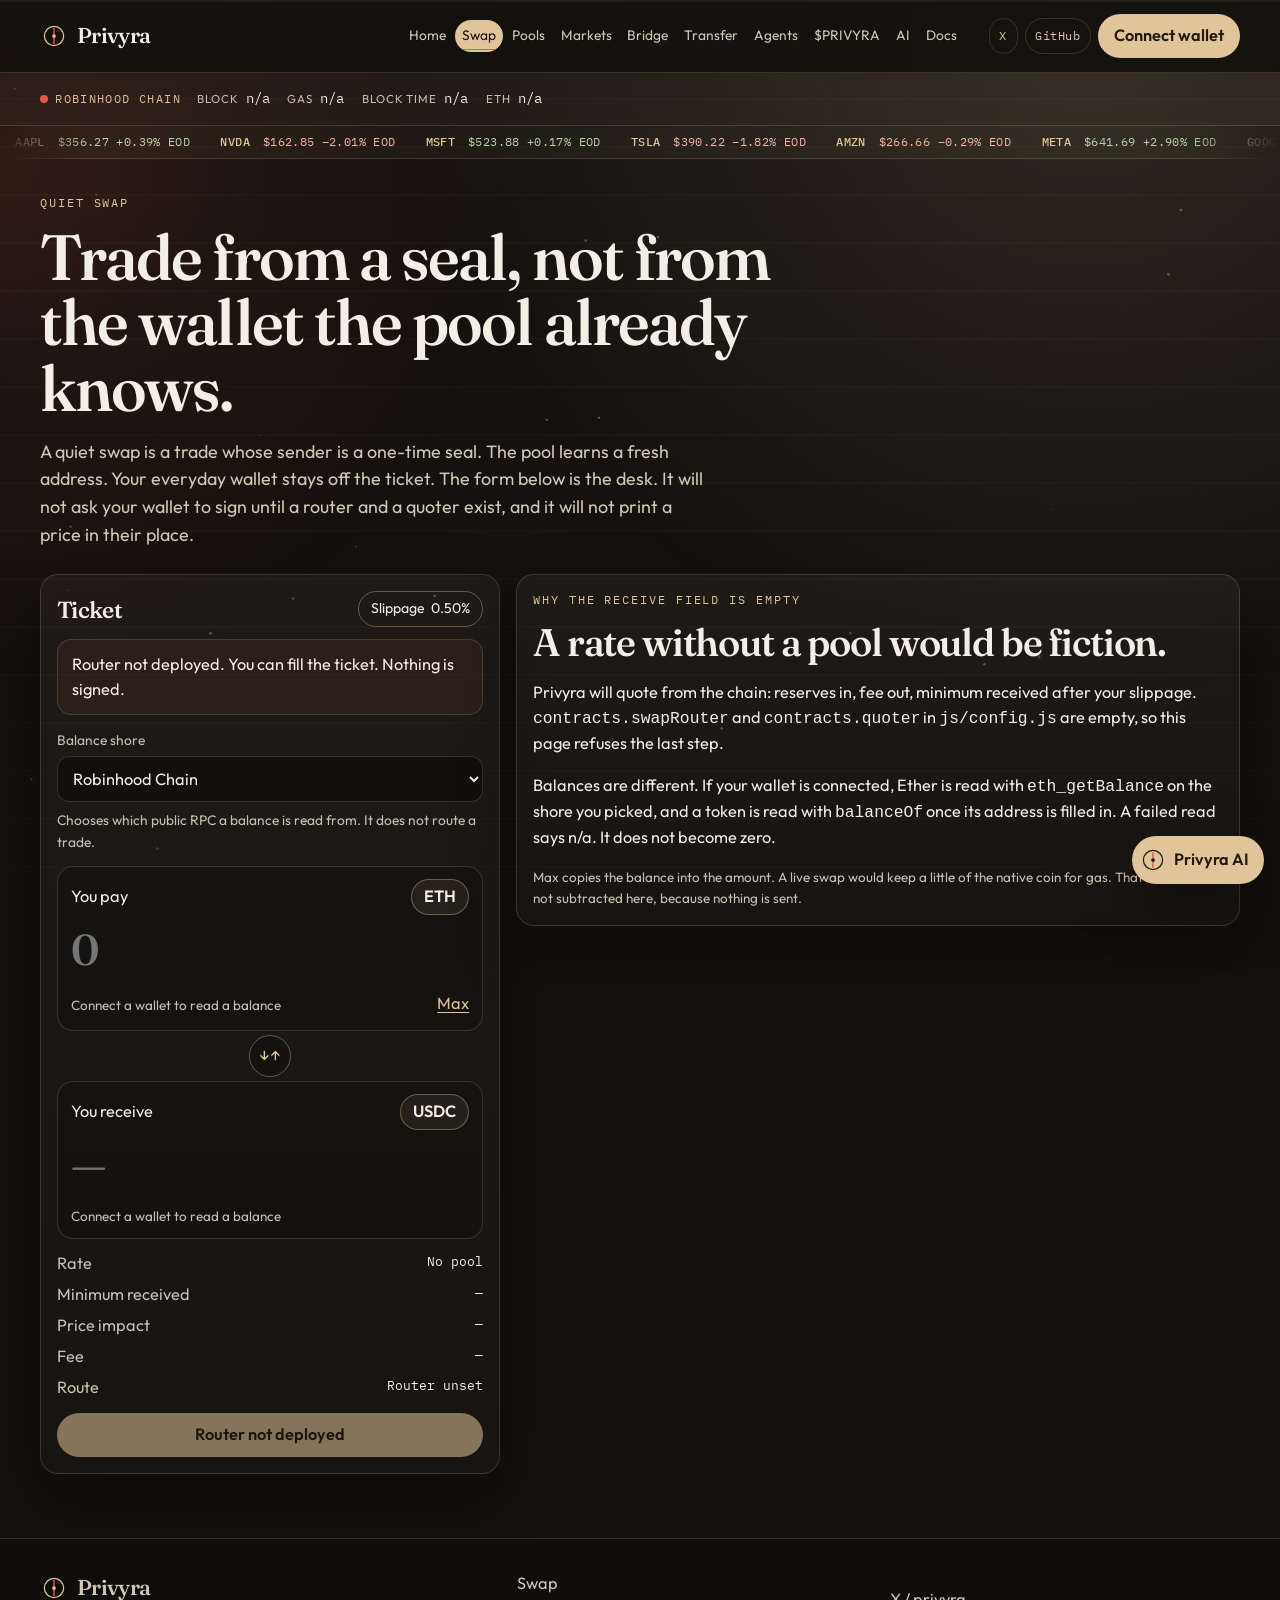
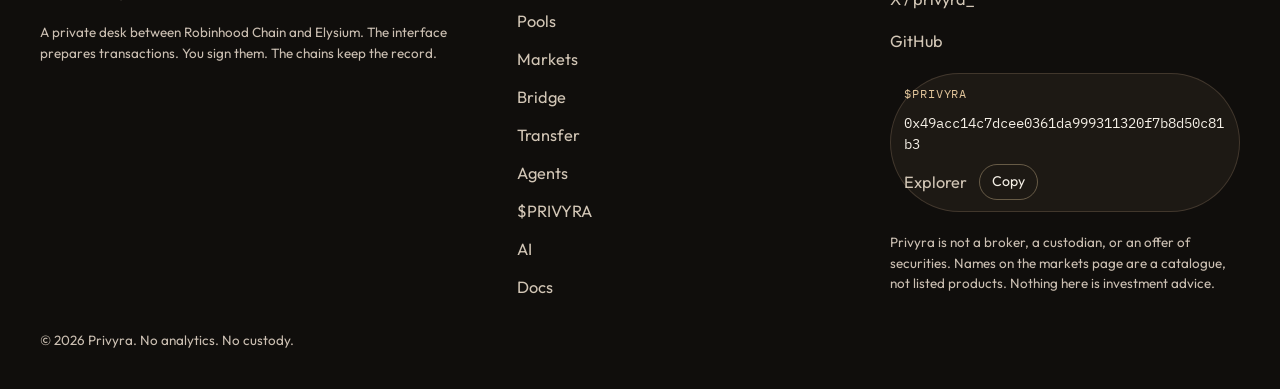
<file: swap.html>
<!DOCTYPE html>
<html lang="en">
<head>
  <meta charset="utf-8">
  <meta name="viewport" content="width=device-width, initial-scale=1">
  <title>Quiet swap — Privyra</title>
  <meta name="description" content="Rehearse a Privyra swap. Token selectors, amounts, slippage, and a route panel. No price is invented while the router is unset.">
  <meta name="theme-color" content="#14110e">
  <link rel="canonical" href="https://privyra.si/swap">
  <link rel="icon" href="/assets/favicon.svg" type="image/svg+xml">
  <link rel="manifest" href="/site.webmanifest">
  <link rel="stylesheet" href="/css/privyra.css">
</head>
<body data-page="swap">
  <a class="skip" href="#main">Skip to content</a>
  <header class="mast">
    <div class="mast-inner">
      <a class="brand" href="/">
        <svg class="brand-mark" viewBox="0 0 32 32" aria-hidden="true"><circle cx="16" cy="16" r="11" fill="none" stroke="currentColor" stroke-width="1.4"/><path d="M16 7.5v17" stroke="#e25b45" stroke-width="1.6" stroke-linecap="round"/><circle cx="16" cy="16" r="2.1" fill="currentColor"/></svg>
        <span class="brand-name">Privyra</span>
      </a>
      <nav class="primary" aria-label="Primary">
        <a href="/" data-page-link="home">Home</a>
        <a href="/swap" data-page-link="swap">Swap</a>
        <a href="/pools" data-page-link="pools">Pools</a>
        <a href="/markets" data-page-link="markets">Markets</a>
        <a href="/bridge" data-page-link="bridge">Bridge</a>
        <a href="/transfer" data-page-link="transfer">Transfer</a>
        <a href="/agents" data-page-link="agents">Agents</a>
        <a href="/token" data-page-link="token">$PRIVYRA</a>
        <a href="/agent" data-page-link="agent">AI</a>
        <a href="/docs" data-page-link="docs">Docs</a>
      </nav>
      <div class="mast-tools">
        <a class="social x-link" href="https://x.com/privyra_" target="_blank" rel="noopener noreferrer">X</a>
        <a class="social github-link" href="https://github.com/privyra" target="_blank" rel="noopener noreferrer">GitHub</a>
        <button type="button" class="btn btn-brass" data-connect>Connect wallet</button>
        <button type="button" class="burger" aria-expanded="false" aria-controls="drawer"><span class="visually-hidden">Menu</span><span></span><span></span></button>
        <div class="pop" id="wallet-pop" hidden></div>
      </div>
    </div>
    <div class="drawer" id="drawer" hidden>
      <nav aria-label="Mobile">
        <a href="/" data-page-link="home">Home</a>
        <a href="/swap" data-page-link="swap">Swap</a>
        <a href="/pools" data-page-link="pools">Pools</a>
        <a href="/markets" data-page-link="markets">Markets</a>
        <a href="/bridge" data-page-link="bridge">Bridge</a>
        <a href="/transfer" data-page-link="transfer">Transfer</a>
        <a href="/agents" data-page-link="agents">Agents</a>
        <a href="/token" data-page-link="token">$PRIVYRA</a>
        <a href="/agent" data-page-link="agent">AI</a>
        <a href="/docs" data-page-link="docs">Docs</a>
        <a class="x-link" href="https://x.com/privyra_" target="_blank" rel="noopener noreferrer">X</a>
        <a class="github-link" href="https://github.com/privyra" target="_blank" rel="noopener noreferrer">GitHub</a>
      </nav>
    </div>
  </header>
  <section class="strip" id="net-strip" aria-label="Robinhood Chain network">
    <div class="strip-inner">
      <p class="strip-label"><span class="dot" data-stat="dot"></span> Robinhood Chain</p>
      <dl>
        <div><dt>Block</dt><dd data-stat="block">n/a</dd></div>
        <div><dt>Gas</dt><dd data-stat="gas">n/a</dd></div>
        <div><dt>Block time</dt><dd data-stat="time">n/a</dd></div>
        <div><dt>ETH</dt><dd data-stat="eth">n/a</dd></div>
      </dl>
    </div>
  </section>
  <noscript><p class="banner wrap">JavaScript is off. You can still read every page. Wallet, live chain stats, and end-of-day prices stay unavailable.</p></noscript>

  <main id="main" class="page">
    <div class="wrap">
      <header class="page-hero">
        <p class="kicker">Quiet swap</p>
        <h1 class="display-sm">Trade from a seal, not from the wallet the pool already knows.</h1>
        <p class="lede">A quiet swap is a trade whose sender is a one-time seal. The pool learns a fresh address. Your everyday wallet stays off the ticket. The form below is the desk. It will not ask your wallet to sign until a router and a quoter exist, and it will not print a price in their place.</p>
      </header>
      <div class="desk-layout">
        <form class="swap-card" id="swap-form" novalidate>
          <div class="card-head">
            <h2>Ticket</h2>
            <button type="button" class="btn btn-ghost btn-small" data-slip-open>Slippage <span data-slip-label>0.50%</span></button>
          </div>
          <p class="banner" id="swap-banner">Router not deployed. You can fill the ticket. Nothing is signed.</p>
          <div class="slip-pop" hidden>
            <fieldset>
              <legend>Slippage tolerance</legend>
              <div class="choices">
                <label><input type="radio" name="slip" value="0.1"> 0.10%</label>
                <label><input type="radio" name="slip" value="0.5" checked> 0.50%</label>
                <label><input type="radio" name="slip" value="1"> 1.00%</label>
              </div>
              <label class="field"><span>Custom percent</span>
                <input data-slip-custom inputmode="decimal" placeholder="0.30" aria-label="Custom slippage percent">
              </label>
              <p class="help">Saved on this device. It will apply to a minimum-received figure once a quote exists. Today there is no quote, so the field stays a dash.</p>
            </fieldset>
          </div>
          <label class="field"><span>Balance shore</span>
            <select id="swap-shore" name="shore">
              <option value="robinhood">Robinhood Chain</option>
              <option value="elysium">Elysium</option>
            </select>
            <span class="help">Chooses which public RPC a balance is read from. It does not route a trade.</span>
          </label>
          <div class="swap-row">
            <div class="spread">
              <label for="pay-amount">You pay</label>
              <button type="button" class="token-btn" data-token-open="pay" aria-label="Token you pay">ETH</button>
            </div>
            <input id="pay-amount" class="amount" inputmode="decimal" autocomplete="off" placeholder="0" data-amount="pay">
            <div class="spread">
              <span class="help" data-balance="pay">Balance —</span>
              <button type="button" class="text-btn" data-max="pay">Max</button>
            </div>
            <select id="pay-token" tabindex="-1" aria-hidden="true"></select>
          </div>
          <button type="button" class="flip" data-flip aria-label="Flip the two tokens">↓↑</button>
          <div class="swap-row">
            <div class="spread">
              <label for="recv-amount">You receive</label>
              <button type="button" class="token-btn" data-token-open="recv" aria-label="Token you receive">USDC</button>
            </div>
            <input id="recv-amount" class="amount" inputmode="decimal" autocomplete="off" placeholder="—" data-amount="recv" readonly>
            <div class="spread">
              <span class="help" data-balance="recv">Balance —</span>
            </div>
            <select id="recv-token" tabindex="-1" aria-hidden="true"></select>
          </div>
          <dl class="meta">
            <div><dt>Rate</dt><dd data-quote="rate">No pool</dd></div>
            <div><dt>Minimum received</dt><dd data-quote="min">—</dd></div>
            <div><dt>Price impact</dt><dd data-quote="impact">—</dd></div>
            <div><dt>Fee</dt><dd data-quote="fee">—</dd></div>
            <div><dt>Route</dt><dd data-quote="route">Router unset</dd></div>
          </dl>
          <button type="submit" class="btn btn-brass btn-block" id="swap-submit" disabled>Router not deployed</button>
        </form>
        <aside class="side-card">
          <p class="kicker">Why the receive field is empty</p>
          <h2>A rate without a pool would be fiction.</h2>
          <p>Privyra will quote from the chain: reserves in, fee out, minimum received after your slippage. <code>contracts.swapRouter</code> and <code>contracts.quoter</code> in <code>js/config.js</code> are empty, so this page refuses the last step.</p>
          <p>Balances are different. If your wallet is connected, Ether is read with <code>eth_getBalance</code> on the shore you picked, and a token is read with <code>balanceOf</code> once its address is filled in. A failed read says n/a. It does not become zero.</p>
          <p class="help">Max copies the balance into the amount. A live swap would keep a little of the native coin for gas. That reserve is not subtracted here, because nothing is sent.</p>
        </aside>
      </div>
    </div>
  </main>
<footer class="colophon">
    <div class="colophon-inner colophon-grid">
      <div>
        <a class="brand" href="/">
          <svg class="brand-mark" viewBox="0 0 32 32" aria-hidden="true"><circle cx="16" cy="16" r="11" fill="none" stroke="currentColor" stroke-width="1.4"/><path d="M16 7.5v17" stroke="#e25b45" stroke-width="1.6" stroke-linecap="round"/><circle cx="16" cy="16" r="2.1" fill="currentColor"/></svg>
          <span class="brand-name">Privyra</span>
        </a>
        <p class="fine">A private desk between Robinhood Chain and Elysium. The interface prepares transactions. You sign them. The chains keep the record.</p>
      </div>
      <nav aria-label="Footer">
        <a href="/swap">Swap</a>
        <a href="/pools">Pools</a>
        <a href="/markets">Markets</a>
        <a href="/bridge">Bridge</a>
        <a href="/transfer">Transfer</a>
        <a href="/agents">Agents</a>
        <a href="/token">$PRIVYRA</a>
        <a href="/agent">AI</a>
        <a href="/docs">Docs</a>
      </nav>
      <div>
        <p><a class="x-link" href="https://x.com/privyra_" target="_blank" rel="noopener noreferrer">X / privyra_</a></p>
        <p><a class="github-link" href="https://github.com/privyra" target="_blank" rel="noopener noreferrer">GitHub</a></p>
        <div class="ca" data-ca>
          <span class="ca-kicker">$PRIVYRA</span>
          <code data-ca-value>0x49acc14c7dcee0361da999311320f7b8d50c81b3</code>
          <a data-ca-explorer href="https://robinhoodchain.blockscout.com/token/0x49acc14c7dcee0361da999311320f7b8d50c81b3" target="_blank" rel="noopener noreferrer">Explorer</a>
          <button type="button" class="btn btn-ghost btn-small" data-ca-copy>Copy</button>
        </div>
        <p class="fine">Privyra is not a broker, a custodian, or an offer of securities. Names on the markets page are a catalogue, not listed products. Nothing here is investment advice.</p>
      </div>
    </div>
    <p class="fine fine-end">© <span data-year>2026</span> Privyra. No analytics. No custody.</p>
  </footer>
    <script src="/js/config.js"></script>
  <script src="/js/net.js"></script>
  <script src="/js/wallet.js"></script>
  <script src="/js/chrome.js"></script>
  <script src="/js/stats.js"></script>
  <script src="/js/ai.js"></script>
  <script src="/js/motion.js"></script>
  <script src="/js/desk.js"></script>
  <script src="/js/swap.js"></script>
</body>
</html>
</file>
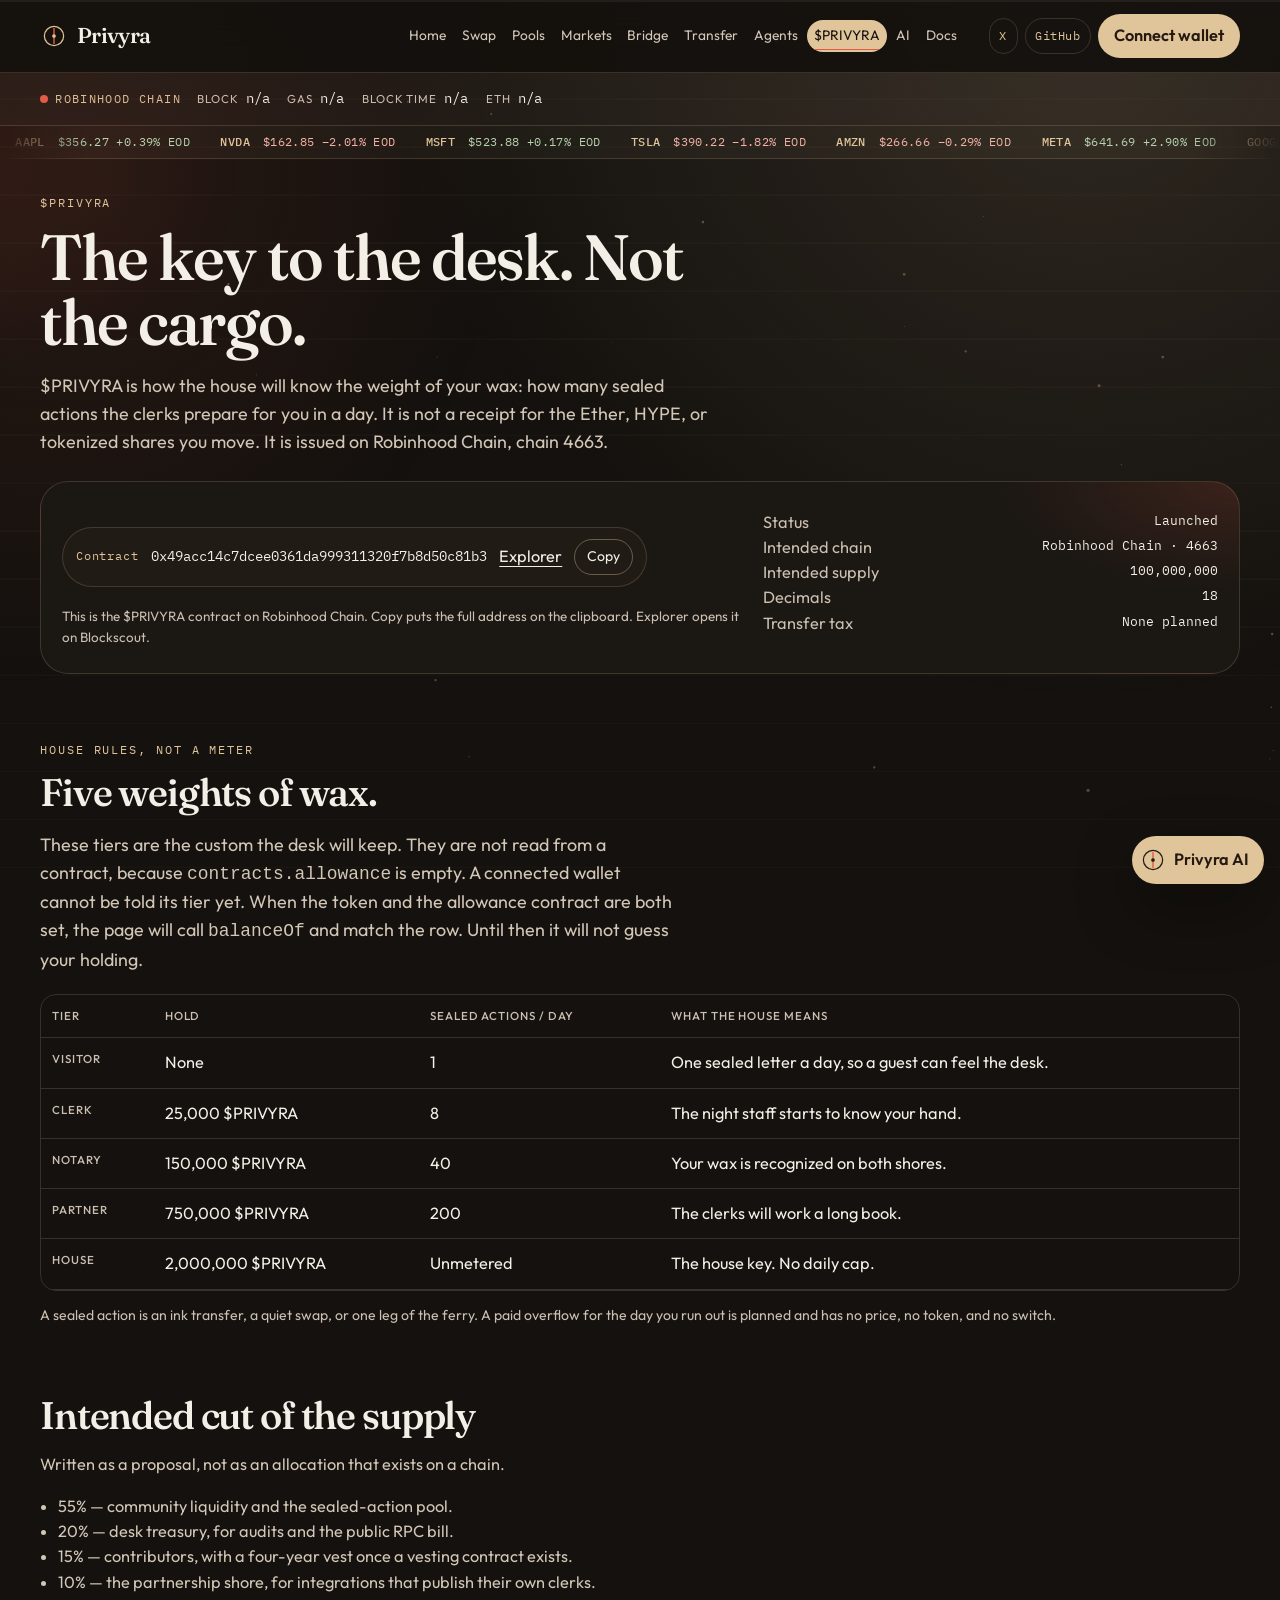
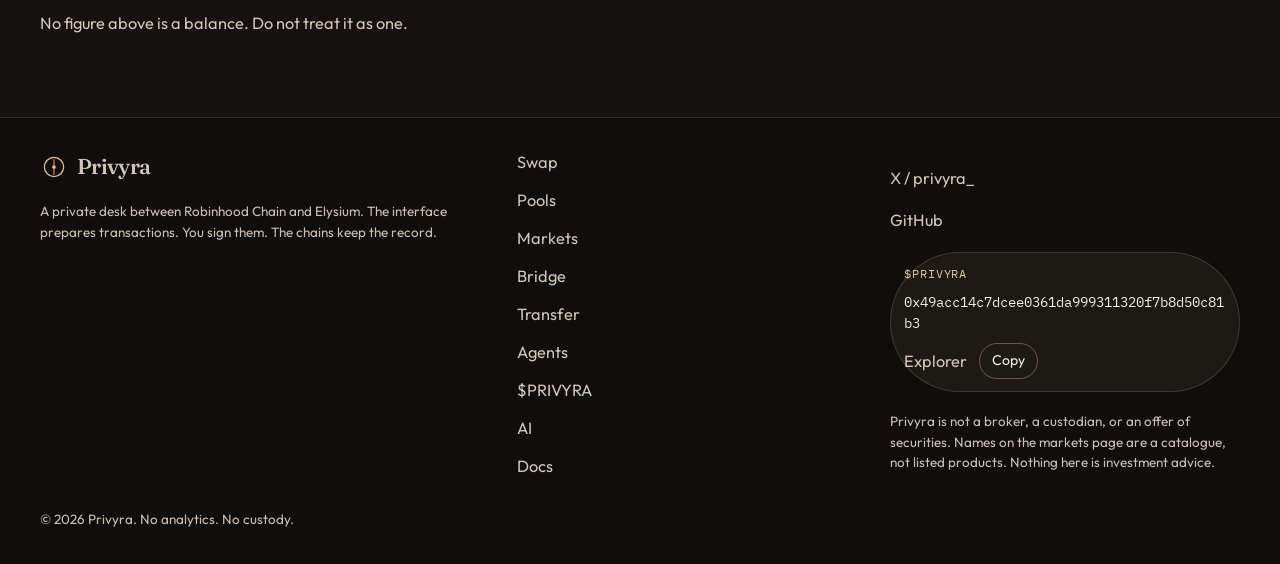
<file: token.html>
<!DOCTYPE html>
<html lang="en">
<head>
  <meta charset="utf-8">
  <meta name="viewport" content="width=device-width, initial-scale=1">
  <title>$PRIVYRA — Privyra</title>
  <meta name="description" content="The Privyra token page. Contract 0x49acc14c7dcee0361da999311320f7b8d50c81b3 on Robinhood Chain. Holder tiers are house rules, not yet enforced.">
  <meta name="theme-color" content="#14110e">
  <link rel="canonical" href="https://privyra.si/token">
  <link rel="icon" href="/assets/favicon.svg" type="image/svg+xml">
  <link rel="manifest" href="/site.webmanifest">
  <link rel="stylesheet" href="/css/privyra.css">
</head>
<body data-page="token">
  <a class="skip" href="#main">Skip to content</a>
  <header class="mast">
    <div class="mast-inner">
      <a class="brand" href="/">
        <svg class="brand-mark" viewBox="0 0 32 32" aria-hidden="true"><circle cx="16" cy="16" r="11" fill="none" stroke="currentColor" stroke-width="1.4"/><path d="M16 7.5v17" stroke="#e25b45" stroke-width="1.6" stroke-linecap="round"/><circle cx="16" cy="16" r="2.1" fill="currentColor"/></svg>
        <span class="brand-name">Privyra</span>
      </a>
      <nav class="primary" aria-label="Primary">
        <a href="/" data-page-link="home">Home</a>
        <a href="/swap" data-page-link="swap">Swap</a>
        <a href="/pools" data-page-link="pools">Pools</a>
        <a href="/markets" data-page-link="markets">Markets</a>
        <a href="/bridge" data-page-link="bridge">Bridge</a>
        <a href="/transfer" data-page-link="transfer">Transfer</a>
        <a href="/agents" data-page-link="agents">Agents</a>
        <a href="/token" data-page-link="token">$PRIVYRA</a>
        <a href="/agent" data-page-link="agent">AI</a>
        <a href="/docs" data-page-link="docs">Docs</a>
      </nav>
      <div class="mast-tools">
        <a class="social x-link" href="https://x.com/privyra_" target="_blank" rel="noopener noreferrer">X</a>
        <a class="social github-link" href="https://github.com/privyra" target="_blank" rel="noopener noreferrer">GitHub</a>
        <button type="button" class="btn btn-brass" data-connect>Connect wallet</button>
        <button type="button" class="burger" aria-expanded="false" aria-controls="drawer"><span class="visually-hidden">Menu</span><span></span><span></span></button>
        <div class="pop" id="wallet-pop" hidden></div>
      </div>
    </div>
    <div class="drawer" id="drawer" hidden>
      <nav aria-label="Mobile">
        <a href="/" data-page-link="home">Home</a>
        <a href="/swap" data-page-link="swap">Swap</a>
        <a href="/pools" data-page-link="pools">Pools</a>
        <a href="/markets" data-page-link="markets">Markets</a>
        <a href="/bridge" data-page-link="bridge">Bridge</a>
        <a href="/transfer" data-page-link="transfer">Transfer</a>
        <a href="/agents" data-page-link="agents">Agents</a>
        <a href="/token" data-page-link="token">$PRIVYRA</a>
        <a href="/agent" data-page-link="agent">AI</a>
        <a href="/docs" data-page-link="docs">Docs</a>
        <a class="x-link" href="https://x.com/privyra_" target="_blank" rel="noopener noreferrer">X</a>
        <a class="github-link" href="https://github.com/privyra" target="_blank" rel="noopener noreferrer">GitHub</a>
      </nav>
    </div>
  </header>
  <section class="strip" id="net-strip" aria-label="Robinhood Chain network">
    <div class="strip-inner">
      <p class="strip-label"><span class="dot" data-stat="dot"></span> Robinhood Chain</p>
      <dl>
        <div><dt>Block</dt><dd data-stat="block">n/a</dd></div>
        <div><dt>Gas</dt><dd data-stat="gas">n/a</dd></div>
        <div><dt>Block time</dt><dd data-stat="time">n/a</dd></div>
        <div><dt>ETH</dt><dd data-stat="eth">n/a</dd></div>
      </dl>
    </div>
  </section>
  <noscript><p class="banner wrap">JavaScript is off. You can still read every page. Wallet, live chain stats, and end-of-day prices stay unavailable.</p></noscript>

  <main id="main" class="page">
    <div class="wrap">
      <header class="page-hero">
        <p class="kicker">$PRIVYRA</p>
        <h1 class="display-sm">The key to the desk. Not the cargo.</h1>
        <p class="lede">$PRIVYRA is how the house will know the weight of your wax: how many sealed actions the clerks prepare for you in a day. It is not a receipt for the Ether, HYPE, or tokenized shares you move. It is issued on Robinhood Chain, chain 4663.</p>
      </header>
      <div class="token-band">
        <div>
          <div class="ca" data-ca>
            <span class="ca-kicker">Contract</span>
            <code data-ca-value>0x49acc14c7dcee0361da999311320f7b8d50c81b3</code>
            <a data-ca-explorer href="https://robinhoodchain.blockscout.com/token/0x49acc14c7dcee0361da999311320f7b8d50c81b3" target="_blank" rel="noopener noreferrer">Explorer</a>
            <button type="button" class="btn btn-ghost btn-small" data-ca-copy>Copy</button>
          </div>
          <p class="help">This is the $PRIVYRA contract on Robinhood Chain. Copy puts the full address on the clipboard. Explorer opens it on Blockscout.</p>
        </div>
        <dl class="spec">
          <div><dt>Status</dt><dd>Launched</dd></div>
          <div><dt>Intended chain</dt><dd>Robinhood Chain · 4663</dd></div>
          <div><dt>Intended supply</dt><dd>100,000,000</dd></div>
          <div><dt>Decimals</dt><dd>18</dd></div>
          <div><dt>Transfer tax</dt><dd>None planned</dd></div>
        </dl>
      </div>
      <section class="section">
        <div class="section-head">
          <p class="kicker">House rules, not a meter</p>
          <h2>Five weights of wax.</h2>
          <p class="lede">These tiers are the custom the desk will keep. They are not read from a contract, because <code>contracts.allowance</code> is empty. A connected wallet cannot be told its tier yet. When the token and the allowance contract are both set, the page will call <code>balanceOf</code> and match the row. Until then it will not guess your holding.</p>
        </div>
        <div class="table-wrap">
          <table class="tiers" data-tiers>
            <caption class="visually-hidden">Intended holder tiers for $PRIVYRA</caption>
            <thead>
              <tr><th scope="col">Tier</th><th scope="col">Hold</th><th scope="col">Sealed actions / day</th><th scope="col">What the house means</th></tr>
            </thead>
            <tbody></tbody>
          </table>
        </div>
        <p class="footnote">A sealed action is an ink transfer, a quiet swap, or one leg of the ferry. A paid overflow for the day you run out is planned and has no price, no token, and no switch.</p>
      </section>
      <section class="section prose">
        <h2>Intended cut of the supply</h2>
        <p>Written as a proposal, not as an allocation that exists on a chain.</p>
        <ul>
          <li>55% — community liquidity and the sealed-action pool.</li>
          <li>20% — desk treasury, for audits and the public RPC bill.</li>
          <li>15% — contributors, with a four-year vest once a vesting contract exists.</li>
          <li>10% — the partnership shore, for integrations that publish their own clerks.</li>
        </ul>
        <p>No figure above is a balance. Do not treat it as one.</p>
      </section>
    </div>
  </main>
<footer class="colophon">
    <div class="colophon-inner colophon-grid">
      <div>
        <a class="brand" href="/">
          <svg class="brand-mark" viewBox="0 0 32 32" aria-hidden="true"><circle cx="16" cy="16" r="11" fill="none" stroke="currentColor" stroke-width="1.4"/><path d="M16 7.5v17" stroke="#e25b45" stroke-width="1.6" stroke-linecap="round"/><circle cx="16" cy="16" r="2.1" fill="currentColor"/></svg>
          <span class="brand-name">Privyra</span>
        </a>
        <p class="fine">A private desk between Robinhood Chain and Elysium. The interface prepares transactions. You sign them. The chains keep the record.</p>
      </div>
      <nav aria-label="Footer">
        <a href="/swap">Swap</a>
        <a href="/pools">Pools</a>
        <a href="/markets">Markets</a>
        <a href="/bridge">Bridge</a>
        <a href="/transfer">Transfer</a>
        <a href="/agents">Agents</a>
        <a href="/token">$PRIVYRA</a>
        <a href="/agent">AI</a>
        <a href="/docs">Docs</a>
      </nav>
      <div>
        <p><a class="x-link" href="https://x.com/privyra_" target="_blank" rel="noopener noreferrer">X / privyra_</a></p>
        <p><a class="github-link" href="https://github.com/privyra" target="_blank" rel="noopener noreferrer">GitHub</a></p>
        <div class="ca" data-ca>
          <span class="ca-kicker">$PRIVYRA</span>
          <code data-ca-value>0x49acc14c7dcee0361da999311320f7b8d50c81b3</code>
          <a data-ca-explorer href="https://robinhoodchain.blockscout.com/token/0x49acc14c7dcee0361da999311320f7b8d50c81b3" target="_blank" rel="noopener noreferrer">Explorer</a>
          <button type="button" class="btn btn-ghost btn-small" data-ca-copy>Copy</button>
        </div>
        <p class="fine">Privyra is not a broker, a custodian, or an offer of securities. Names on the markets page are a catalogue, not listed products. Nothing here is investment advice.</p>
      </div>
    </div>
    <p class="fine fine-end">© <span data-year>2026</span> Privyra. No analytics. No custody.</p>
  </footer>
    <script src="/js/config.js"></script>
  <script src="/js/net.js"></script>
  <script src="/js/wallet.js"></script>
  <script src="/js/chrome.js"></script>
  <script src="/js/stats.js"></script>
  <script src="/js/ai.js"></script>
  <script src="/js/motion.js"></script>
</body>
</html>
</file>
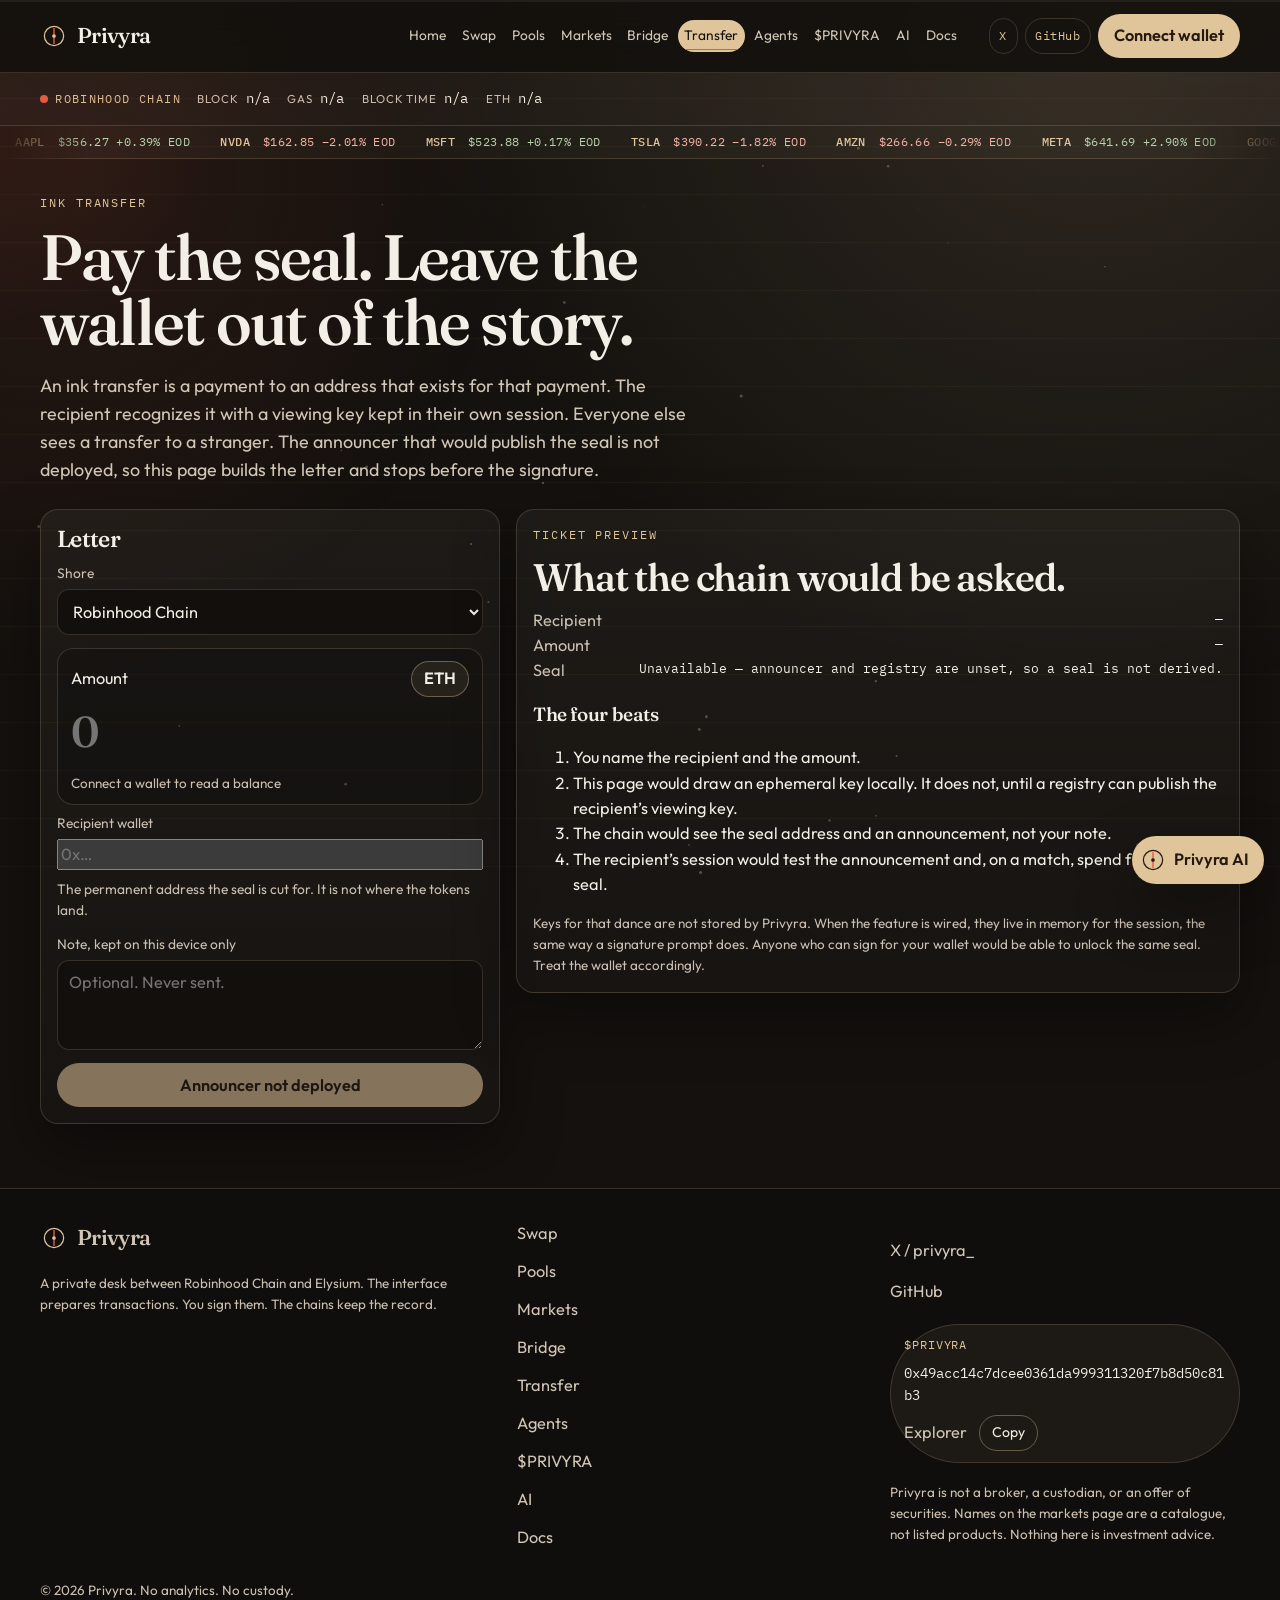
<file: transfer.html>
<!DOCTYPE html>
<html lang="en">
<head>
  <meta charset="utf-8">
  <meta name="viewport" content="width=device-width, initial-scale=1">
  <title>Ink transfer — Privyra</title>
  <meta name="description" content="Privyra private transfer. Pay a one-time seal instead of a permanent address. The announcer contract is not deployed, so no seal is invented.">
  <meta name="theme-color" content="#14110e">
  <link rel="canonical" href="https://privyra.si/transfer">
  <link rel="icon" href="/assets/favicon.svg" type="image/svg+xml">
  <link rel="manifest" href="/site.webmanifest">
  <link rel="stylesheet" href="/css/privyra.css">
</head>
<body data-page="transfer">
  <a class="skip" href="#main">Skip to content</a>
  <header class="mast">
    <div class="mast-inner">
      <a class="brand" href="/">
        <svg class="brand-mark" viewBox="0 0 32 32" aria-hidden="true"><circle cx="16" cy="16" r="11" fill="none" stroke="currentColor" stroke-width="1.4"/><path d="M16 7.5v17" stroke="#e25b45" stroke-width="1.6" stroke-linecap="round"/><circle cx="16" cy="16" r="2.1" fill="currentColor"/></svg>
        <span class="brand-name">Privyra</span>
      </a>
      <nav class="primary" aria-label="Primary">
        <a href="/" data-page-link="home">Home</a>
        <a href="/swap" data-page-link="swap">Swap</a>
        <a href="/pools" data-page-link="pools">Pools</a>
        <a href="/markets" data-page-link="markets">Markets</a>
        <a href="/bridge" data-page-link="bridge">Bridge</a>
        <a href="/transfer" data-page-link="transfer">Transfer</a>
        <a href="/agents" data-page-link="agents">Agents</a>
        <a href="/token" data-page-link="token">$PRIVYRA</a>
        <a href="/agent" data-page-link="agent">AI</a>
        <a href="/docs" data-page-link="docs">Docs</a>
      </nav>
      <div class="mast-tools">
        <a class="social x-link" href="https://x.com/privyra_" target="_blank" rel="noopener noreferrer">X</a>
        <a class="social github-link" href="https://github.com/privyra" target="_blank" rel="noopener noreferrer">GitHub</a>
        <button type="button" class="btn btn-brass" data-connect>Connect wallet</button>
        <button type="button" class="burger" aria-expanded="false" aria-controls="drawer"><span class="visually-hidden">Menu</span><span></span><span></span></button>
        <div class="pop" id="wallet-pop" hidden></div>
      </div>
    </div>
    <div class="drawer" id="drawer" hidden>
      <nav aria-label="Mobile">
        <a href="/" data-page-link="home">Home</a>
        <a href="/swap" data-page-link="swap">Swap</a>
        <a href="/pools" data-page-link="pools">Pools</a>
        <a href="/markets" data-page-link="markets">Markets</a>
        <a href="/bridge" data-page-link="bridge">Bridge</a>
        <a href="/transfer" data-page-link="transfer">Transfer</a>
        <a href="/agents" data-page-link="agents">Agents</a>
        <a href="/token" data-page-link="token">$PRIVYRA</a>
        <a href="/agent" data-page-link="agent">AI</a>
        <a href="/docs" data-page-link="docs">Docs</a>
        <a class="x-link" href="https://x.com/privyra_" target="_blank" rel="noopener noreferrer">X</a>
        <a class="github-link" href="https://github.com/privyra" target="_blank" rel="noopener noreferrer">GitHub</a>
      </nav>
    </div>
  </header>
  <section class="strip" id="net-strip" aria-label="Robinhood Chain network">
    <div class="strip-inner">
      <p class="strip-label"><span class="dot" data-stat="dot"></span> Robinhood Chain</p>
      <dl>
        <div><dt>Block</dt><dd data-stat="block">n/a</dd></div>
        <div><dt>Gas</dt><dd data-stat="gas">n/a</dd></div>
        <div><dt>Block time</dt><dd data-stat="time">n/a</dd></div>
        <div><dt>ETH</dt><dd data-stat="eth">n/a</dd></div>
      </dl>
    </div>
  </section>
  <noscript><p class="banner wrap">JavaScript is off. You can still read every page. Wallet, live chain stats, and end-of-day prices stay unavailable.</p></noscript>

  <main id="main" class="page">
    <div class="wrap">
      <header class="page-hero">
        <p class="kicker">Ink transfer</p>
        <h1 class="display-sm">Pay the seal. Leave the wallet out of the story.</h1>
        <p class="lede">An ink transfer is a payment to an address that exists for that payment. The recipient recognizes it with a viewing key kept in their own session. Everyone else sees a transfer to a stranger. The announcer that would publish the seal is not deployed, so this page builds the letter and stops before the signature.</p>
      </header>
      <div class="two">
        <form class="swap-card" id="transfer-form">
          <div class="card-head"><h2>Letter</h2></div>
          <label class="field"><span>Shore</span>
            <select id="transfer-shore">
              <option value="robinhood">Robinhood Chain</option>
              <option value="elysium">Elysium</option>
            </select>
          </label>
          <div class="swap-row">
            <div class="spread">
              <label for="transfer-amount">Amount</label>
              <button type="button" class="token-btn" data-token-open="send">ETH</button>
            </div>
            <input id="transfer-amount" class="amount" inputmode="decimal" autocomplete="off" placeholder="0">
            <p class="help" id="transfer-balance">Balance —</p>
            <select id="transfer-token" tabindex="-1" aria-hidden="true"></select>
          </div>
          <label class="field"><span>Recipient wallet</span>
            <input id="transfer-to" spellcheck="false" autocapitalize="off" placeholder="0x…" autocomplete="off">
            <span class="help">The permanent address the seal is cut for. It is not where the tokens land.</span>
          </label>
          <label class="field"><span>Note, kept on this device only</span>
            <textarea id="transfer-note" maxlength="240" placeholder="Optional. Never sent."></textarea>
          </label>
          <button class="btn btn-brass btn-block" id="transfer-submit" type="submit" disabled>Announcer not deployed</button>
        </form>
        <aside class="side-card">
          <p class="kicker">Ticket preview</p>
          <h2>What the chain would be asked.</h2>
          <dl class="spec">
            <div><dt>Recipient</dt><dd id="preview-who">—</dd></div>
            <div><dt>Amount</dt><dd id="preview-amount">—</dd></div>
            <div><dt>Seal</dt><dd id="preview-seal">Unavailable</dd></div>
          </dl>
          <h3>The four beats</h3>
          <ol>
            <li>You name the recipient and the amount.</li>
            <li>This page would draw an ephemeral key locally. It does not, until a registry can publish the recipient’s viewing key.</li>
            <li>The chain would see the seal address and an announcement, not your note.</li>
            <li>The recipient’s session would test the announcement and, on a match, spend from the seal.</li>
          </ol>
          <p class="help">Keys for that dance are not stored by Privyra. When the feature is wired, they live in memory for the session, the same way a signature prompt does. Anyone who can sign for your wallet would be able to unlock the same seal. Treat the wallet accordingly.</p>
        </aside>
      </div>
    </div>
  </main>
<footer class="colophon">
    <div class="colophon-inner colophon-grid">
      <div>
        <a class="brand" href="/">
          <svg class="brand-mark" viewBox="0 0 32 32" aria-hidden="true"><circle cx="16" cy="16" r="11" fill="none" stroke="currentColor" stroke-width="1.4"/><path d="M16 7.5v17" stroke="#e25b45" stroke-width="1.6" stroke-linecap="round"/><circle cx="16" cy="16" r="2.1" fill="currentColor"/></svg>
          <span class="brand-name">Privyra</span>
        </a>
        <p class="fine">A private desk between Robinhood Chain and Elysium. The interface prepares transactions. You sign them. The chains keep the record.</p>
      </div>
      <nav aria-label="Footer">
        <a href="/swap">Swap</a>
        <a href="/pools">Pools</a>
        <a href="/markets">Markets</a>
        <a href="/bridge">Bridge</a>
        <a href="/transfer">Transfer</a>
        <a href="/agents">Agents</a>
        <a href="/token">$PRIVYRA</a>
        <a href="/agent">AI</a>
        <a href="/docs">Docs</a>
      </nav>
      <div>
        <p><a class="x-link" href="https://x.com/privyra_" target="_blank" rel="noopener noreferrer">X / privyra_</a></p>
        <p><a class="github-link" href="https://github.com/privyra" target="_blank" rel="noopener noreferrer">GitHub</a></p>
        <div class="ca" data-ca>
          <span class="ca-kicker">$PRIVYRA</span>
          <code data-ca-value>0x49acc14c7dcee0361da999311320f7b8d50c81b3</code>
          <a data-ca-explorer href="https://robinhoodchain.blockscout.com/token/0x49acc14c7dcee0361da999311320f7b8d50c81b3" target="_blank" rel="noopener noreferrer">Explorer</a>
          <button type="button" class="btn btn-ghost btn-small" data-ca-copy>Copy</button>
        </div>
        <p class="fine">Privyra is not a broker, a custodian, or an offer of securities. Names on the markets page are a catalogue, not listed products. Nothing here is investment advice.</p>
      </div>
    </div>
    <p class="fine fine-end">© <span data-year>2026</span> Privyra. No analytics. No custody.</p>
  </footer>
    <script src="/js/config.js"></script>
  <script src="/js/net.js"></script>
  <script src="/js/wallet.js"></script>
  <script src="/js/chrome.js"></script>
  <script src="/js/stats.js"></script>
  <script src="/js/ai.js"></script>
  <script src="/js/motion.js"></script>
  <script src="/js/desk.js"></script>
  <script src="/js/transfer.js"></script>
</body>
</html>
</file>
<file: css/privyra.css>
@font-face {
  font-family: "Fraunces";
  font-style: normal;
  font-weight: 500 700;
  font-display: swap;
  src: url("../assets/fonts/fraunces-normal-560.woff2") format("woff2");
}
@font-face {
  font-family: "Fraunces";
  font-style: italic;
  font-weight: 560;
  font-display: swap;
  src: url("../assets/fonts/fraunces-italic-560.woff2") format("woff2");
}
@font-face {
  font-family: "Outfit";
  font-style: normal;
  font-weight: 400 600;
  font-display: swap;
  src: url("../assets/fonts/outfit-normal-400.woff2") format("woff2");
}
@font-face {
  font-family: "IBM Plex Mono";
  font-style: normal;
  font-weight: 400;
  font-display: swap;
  src: url("../assets/fonts/ibmplexmono-normal-400.woff2") format("woff2");
}
@font-face {
  font-family: "IBM Plex Mono";
  font-style: normal;
  font-weight: 500;
  font-display: swap;
  src: url("../assets/fonts/ibmplexmono-normal-500.woff2") format("woff2");
}

:root {
  --ink: #14110e;
  --ink-2: #1c1814;
  --panel: #241e19;
  --panel-2: #2c251f;
  --line: rgba(224, 196, 154, 0.18);
  --line-strong: rgba(224, 196, 154, 0.38);
  --brass: #e0c49a;
  --brass-deep: #b28955;
  --wax: #e25b45;
  --paper: #f4efe6;
  --paper-dim: #d2c6b6;
  --muted: #cbbfb2;
  --up: #b7d3ae;
  --down: #f3b2a6;
  --shadow: 0 24px 60px rgba(0, 0, 0, 0.35);
  --serif: "Fraunces", "Iowan Old Style", Palatino, Georgia, serif;
  --sans: "Outfit", "Avenir Next", "Segoe UI", sans-serif;
  --mono: "IBM Plex Mono", ui-monospace, "SFMono-Regular", monospace;
  --radius: 18px;
  --max: 1200px;
}

* { box-sizing: border-box; }
html { scroll-behavior: smooth; }
body {
  margin: 0;
  min-height: 100vh;
  color: var(--paper);
  font-family: var(--sans);
  font-size: 1.02rem;
  line-height: 1.55;
  background:
    radial-gradient(900px 480px at 100% -10%, rgba(224, 196, 154, 0.16), transparent 55%),
    radial-gradient(700px 420px at -10% 8%, rgba(226, 91, 69, 0.1), transparent 50%),
    var(--ink);
  color-scheme: dark;
}
body.nav-open { overflow: hidden; }
img, svg { max-width: 100%; }
button, input, select, textarea { font: inherit; color: inherit; }
button { cursor: pointer; }
a { color: inherit; text-decoration-thickness: 1px; text-underline-offset: 0.22em; }
a:hover { color: var(--brass); }
::selection { background: var(--brass); color: #24180f; }
:focus-visible { outline: 2px solid var(--paper); outline-offset: 3px; }
.visually-hidden,
select[aria-hidden="true"] {
  position: absolute !important;
  width: 1px; height: 1px;
  padding: 0; margin: -1px;
  overflow: hidden; clip: rect(0, 0, 0, 0);
  white-space: nowrap; border: 0;
}
.narrow { max-width: 22rem; }

.skip {
  position: absolute;
  left: 1rem; top: -4rem;
  background: var(--brass); color: #24180f;
  padding: 0.55rem 0.8rem;
  border-radius: 999px;
  z-index: 80;
}
.skip:focus { top: 0.7rem; }

.mast {
  position: sticky;
  top: 0;
  z-index: 30;
  background: rgba(20, 17, 14, 0.9);
  backdrop-filter: blur(16px);
  border-bottom: 1px solid var(--line);
}
.mast-inner, .strip-inner, .wrap, .colophon-inner {
  width: min(var(--max), calc(100% - 2rem));
  margin-inline: auto;
}
.mast-inner {
  display: flex;
  align-items: center;
  gap: 1rem;
  min-height: 72px;
}
.brand {
  display: inline-flex;
  align-items: center;
  gap: 0.55rem;
  text-decoration: none;
  color: var(--paper);
}
.brand-mark { width: 28px; height: 28px; color: var(--brass); flex: none; }
.brand-name {
  font-family: var(--serif);
  font-weight: 560;
  font-size: 1.35rem;
  letter-spacing: -0.03em;
}
.primary {
  display: flex;
  gap: 0.15rem;
  margin-left: auto;
}
.primary a, .drawer a {
  text-decoration: none;
  color: var(--paper-dim);
  font-size: 0.86rem;
  padding: 0.35rem 0.42rem;
  border-radius: 999px;
  white-space: nowrap;
}
.primary a[aria-current="page"], .drawer a[aria-current="page"] {
  color: var(--ink);
  background: var(--brass);
}
.mast-tools {
  display: flex;
  align-items: center;
  gap: 0.45rem;
  position: relative;
  margin-left: 0.4rem;
}
.primary + .mast-tools { margin-left: 0.6rem; }
.social {
  text-decoration: none;
  font-family: var(--mono);
  font-size: 0.75rem;
  letter-spacing: 0.04em;
  color: var(--brass);
  border: 1px solid var(--line);
  border-radius: 999px;
  padding: 0.35rem 0.6rem;
  min-height: 36px;
  display: inline-flex;
  align-items: center;
}
.burger {
  display: none;
  width: 44px; height: 44px;
  border-radius: 12px;
  border: 1px solid var(--line);
  background: transparent;
  padding: 0;
  align-items: center;
  justify-content: center;
  flex-direction: column;
  gap: 5px;
}
.burger span:not(.visually-hidden) {
  display: block;
  width: 16px; height: 1.5px;
  background: var(--paper);
}
.drawer[hidden] { display: none; }
.drawer {
  border-top: 1px solid var(--line);
  background: var(--ink-2);
}
.drawer nav {
  width: min(var(--max), calc(100% - 2rem));
  margin: 0 auto;
  padding: 0.4rem 0 1rem;
  display: grid;
}
.drawer a {
  padding: 0.85rem 0.2rem;
  border-bottom: 1px solid var(--line);
  font-size: 1.15rem;
  border-radius: 0;
}

.strip {
  border-bottom: 1px solid var(--line);
  background: rgba(36, 30, 25, 0.65);
}
.strip-inner {
  display: flex;
  align-items: center;
  gap: 1rem;
  min-height: 52px;
  padding: 0.4rem 0;
}
.strip-label {
  margin: 0;
  display: flex;
  align-items: center;
  gap: 0.45rem;
  font-family: var(--mono);
  font-size: 0.72rem;
  letter-spacing: 0.12em;
  text-transform: uppercase;
  color: var(--brass);
  white-space: nowrap;
}
.strip dl {
  display: flex;
  flex-wrap: wrap;
  gap: 0.35rem 1.1rem;
  margin: 0;
}
.strip dl div { display: flex; gap: 0.45rem; align-items: baseline; }
.strip dt {
  margin: 0;
  font-size: 0.72rem;
  letter-spacing: 0.08em;
  text-transform: uppercase;
  color: var(--muted);
}
.strip dd {
  margin: 0;
  font-family: var(--mono);
  font-size: 0.86rem;
  font-variant-numeric: tabular-nums;
}
.dot {
  width: 8px; height: 8px; border-radius: 50%;
  background: #6d645b;
  box-shadow: 0 0 0 0 rgba(183, 211, 174, 0);
}
.dot.ok { background: var(--up); }
.dot.bad { background: var(--wax); }

.page { padding: 2.2rem 0 4rem; }
.kicker {
  margin: 0 0 0.7rem;
  font-family: var(--mono);
  font-size: 0.75rem;
  letter-spacing: 0.16em;
  text-transform: uppercase;
  color: var(--brass);
}
.display {
  margin: 0;
  font-family: var(--serif);
  font-weight: 560;
  font-size: clamp(3.1rem, 8vw, 6.3rem);
  line-height: 0.92;
  letter-spacing: -0.035em;
}
.display em, .display-sm em {
  font-style: italic;
  font-weight: 560;
  color: var(--brass);
}
.display-sm {
  font-family: var(--serif);
  font-weight: 560;
  font-size: clamp(2.3rem, 5vw, 4.1rem);
  line-height: 1.02;
  letter-spacing: -0.03em;
  margin: 0;
}
.lede {
  font-size: 1.12rem;
  color: var(--paper-dim);
  max-width: 42rem;
}
h2, .h2 {
  font-family: var(--serif);
  font-weight: 560;
  letter-spacing: -0.03em;
  font-size: clamp(1.8rem, 3vw, 2.5rem);
  line-height: 1.1;
  margin: 0 0 0.6rem;
}
h3 { font-family: var(--serif); font-weight: 560; letter-spacing: -0.02em; margin: 0 0 0.35rem; }
.muted { color: var(--muted); }
.mono { font-family: var(--mono); }

.hero {
  display: grid;
  grid-template-columns: 1.15fr 0.85fr;
  gap: 2rem;
  align-items: center;
  padding-bottom: 1rem;
}
.hero-art { display: grid; place-items: center; }
.hero-svg { width: min(100%, 460px); height: auto; }
.hero-svg .orbit { transform-origin: 220px 230px; animation: spin 56s linear infinite; }
.hero-svg .pulse { transform-origin: 220px 230px; animation: breathe 5.5s ease-in-out infinite; }
@keyframes spin { to { transform: rotate(360deg); } }
@keyframes breathe { 50% { opacity: 0.55; } }

.ca {
  display: flex;
  flex-wrap: wrap;
  align-items: center;
  gap: 0.55rem 0.75rem;
  margin: 1.2rem 0;
  padding: 0.7rem 0.8rem;
  border: 1px solid var(--line);
  border-radius: 999px;
  width: fit-content;
  max-width: 100%;
  background: rgba(36, 30, 25, 0.7);
}
.ca-kicker {
  font-family: var(--mono);
  font-size: 0.75rem;
  letter-spacing: 0.08em;
  color: var(--brass);
}
.ca code {
  font-family: var(--mono);
  font-size: 0.86rem;
  overflow-wrap: anywhere;
}
.actions, .row { display: flex; flex-wrap: wrap; gap: 0.6rem; align-items: center; }
.spread { display: flex; justify-content: space-between; align-items: center; gap: 0.7rem; }

.btn, .text-btn {
  border: 0;
  border-radius: 999px;
  min-height: 44px;
  padding: 0.55rem 1rem;
  text-decoration: none;
  display: inline-flex;
  align-items: center;
  justify-content: center;
  gap: 0.4rem;
}
.btn-brass { background: var(--brass); color: #24180f; font-weight: 600; }
.btn-brass:hover { color: #24180f; filter: brightness(1.05); }
.btn-ghost {
  background: transparent;
  color: var(--paper);
  border: 1px solid var(--line-strong);
}
.btn-wax { background: var(--wax); color: #2a100c; font-weight: 600; }
.btn-block { width: 100%; }
.btn-small { min-height: 36px; padding: 0.3rem 0.75rem; font-size: 0.88rem; }
.btn:disabled, .btn[aria-disabled="true"] { opacity: 0.55; cursor: not-allowed; }
.text-btn {
  min-height: 32px;
  padding: 0;
  background: none;
  color: var(--brass);
  text-decoration: underline;
  text-underline-offset: 0.18em;
}
.is-wrong { box-shadow: inset 0 0 0 1.5px var(--wax); }

.section { margin-top: 4.2rem; }
.section-head { max-width: 40rem; margin-bottom: 1.3rem; }

.cards, .tool-grid {
  display: grid;
  grid-template-columns: repeat(4, 1fr);
  gap: 0.8rem;
}
.card, .swap-card, .side-card, .panel, .clerk, .shore {
  background: linear-gradient(180deg, rgba(255, 246, 232, 0.045), rgba(255, 246, 232, 0.015));
  border: 1px solid var(--line);
  border-radius: var(--radius);
  box-shadow: var(--shadow);
}
.card {
  padding: 1.05rem 1rem 1.1rem;
  text-decoration: none;
  color: inherit;
  display: flex;
  flex-direction: column;
  gap: 0.35rem;
  min-height: 100%;
}
.card:hover { border-color: var(--line-strong); color: inherit; }
.card ul, .prose ul { margin: 0.3rem 0 0; padding-left: 1.1rem; color: var(--paper-dim); }
.card p, .clerk p, .shore p { color: var(--paper-dim); margin: 0.2rem 0 0.4rem; }
.index-no {
  font-family: var(--mono);
  color: var(--wax);
  font-size: 0.78rem;
  letter-spacing: 0.08em;
}

.steps {
  display: grid;
  grid-template-columns: repeat(3, 1fr);
  gap: 0.8rem;
  counter-reset: step;
}
.step {
  padding: 1rem;
  border-top: 1px solid var(--line-strong);
}
.step strong { display: block; font-family: var(--serif); font-size: 1.35rem; font-weight: 560; margin-bottom: 0.3rem; }

.split {
  display: grid;
  grid-template-columns: 1.15fr 0.85fr;
  gap: 1rem;
  align-items: start;
}
.panel { padding: 1rem 1.05rem 1.1rem; }
.tape { display: flex; flex-direction: column; gap: 0.45rem; margin-top: 0.8rem; }
.tape-row {
  display: grid;
  grid-template-columns: 1.3fr 0.7fr 1fr 0.8fr auto;
  gap: 0.6rem;
  align-items: baseline;
  padding: 0.45rem 0;
  border-top: 1px solid var(--line);
  font-family: var(--mono);
  font-size: 0.78rem;
}
.tape-row a { color: var(--brass); text-decoration: none; }
.tape-row a:hover { text-decoration: underline; }

.tiers { width: 100%; border-collapse: collapse; }
.tiers th, .tiers td, .data th, .data td {
  text-align: left;
  padding: 0.75rem 0.7rem;
  border-bottom: 1px solid var(--line);
  vertical-align: top;
}
.tiers th, .data th {
  font-size: 0.72rem;
  letter-spacing: 0.08em;
  text-transform: uppercase;
  color: var(--muted);
  font-weight: 500;
}
.tiers td:first-child, .data th[scope="row"] {
  font-family: var(--serif);
  font-size: 1.15rem;
  font-weight: 560;
}
.num { font-variant-numeric: tabular-nums; font-family: var(--mono); font-size: 0.86rem; text-align: right; }
.up { color: var(--up); }
.down { color: var(--down); }

.token-band {
  display: grid;
  grid-template-columns: 1.2fr 0.8fr;
  gap: 1.2rem;
  align-items: center;
  padding: 1.3rem;
  border-radius: 28px;
  border: 1px solid var(--line);
  background:
    radial-gradient(400px 180px at 100% 0%, rgba(226, 91, 69, 0.16), transparent 60%),
    #1b1713;
}

.page-hero { max-width: 46rem; margin-bottom: 1.6rem; }
.banner, .callout {
  border-radius: 14px;
  padding: 0.75rem 0.85rem;
  border: 1px solid var(--line);
  background: rgba(226, 91, 69, 0.08);
  color: var(--paper);
  margin: 0 0 0.9rem;
}
.callout { background: rgba(224, 196, 154, 0.08); }
.footnote { color: var(--muted); font-size: 0.88rem; }

.desk-layout, .two {
  display: grid;
  grid-template-columns: minmax(0, 460px) minmax(0, 1fr);
  gap: 1rem;
  align-items: start;
}
.swap-card, .side-card, .clerk, .shore { padding: 1rem; }
.card-head { display: flex; justify-content: space-between; align-items: center; gap: 0.6rem; margin-bottom: 0.7rem; }
.card-head h2 { font-size: 1.45rem; margin: 0; }
.swap-row {
  border: 1px solid var(--line);
  border-radius: 16px;
  padding: 0.75rem 0.8rem 0.65rem;
  background: rgba(0, 0, 0, 0.18);
  margin-bottom: 0.45rem;
}
.amount {
  width: 100%;
  border: 0;
  background: transparent;
  font-family: var(--serif);
  font-size: clamp(2rem, 4vw, 2.7rem);
  font-weight: 560;
  letter-spacing: -0.03em;
  padding: 0.15rem 0 0.2rem;
}
.amount:focus { outline: none; }
.swap-row:focus-within { border-color: var(--line-strong); }
.token-btn {
  border: 1px solid var(--line-strong);
  background: rgba(224, 196, 154, 0.08);
  color: var(--paper);
  border-radius: 999px;
  min-height: 36px;
  padding: 0.2rem 0.75rem;
  font-weight: 600;
}
.flip {
  width: 42px; height: 42px;
  margin: -0.2rem auto 0.25rem;
  display: grid; place-items: center;
  border-radius: 50%;
  border: 1px solid var(--line-strong);
  background: var(--ink);
  color: var(--brass);
  position: relative;
  z-index: 1;
}
.meta { margin: 0.8rem 0; display: grid; gap: 0.35rem; }
.meta div, .spec div { display: flex; justify-content: space-between; gap: 1rem; }
.meta dt, .spec dt { color: var(--muted); }
.meta dd, .spec dd { margin: 0; text-align: right; font-family: var(--mono); font-size: 0.84rem; }
.field, .search { display: grid; gap: 0.3rem; margin-bottom: 0.8rem; }
.field span, legend, .toolbar label { color: var(--muted); font-size: 0.86rem; }
input[type="search"], input[type="text"], input[type="number"], select, textarea, .slip-pop input {
  width: 100%;
  background: #120f0c;
  border: 1px solid var(--line);
  border-radius: 12px;
  min-height: 46px;
  padding: 0.55rem 0.7rem;
}
textarea { min-height: 90px; resize: vertical; }
.help { color: var(--muted); font-size: 0.84rem; margin: 0.25rem 0 0; }
.invalid { color: var(--down); }
fieldset { border: 1px solid var(--line); border-radius: 14px; margin: 0 0 0.8rem; padding: 0.7rem 0.8rem 0.85rem; }
.choices { display: flex; flex-wrap: wrap; gap: 0.45rem; }
.choices label {
  display: inline-flex; align-items: center; gap: 0.35rem;
  border: 1px solid var(--line); border-radius: 999px; padding: 0.35rem 0.65rem; min-height: 40px;
}
.slip-pop[hidden] { display: none; }
.slip-pop { margin-bottom: 0.8rem; }

.toolbar {
  display: flex;
  flex-wrap: wrap;
  gap: 0.7rem;
  align-items: end;
  margin-bottom: 0.8rem;
}
.search { flex: 1 1 220px; margin: 0; }
.toolbar .field { margin: 0; min-width: 180px; }
.chips { display: flex; flex-wrap: wrap; gap: 0.4rem; margin: 0 0 0.9rem; }
.chips button {
  border: 1px solid var(--line);
  background: transparent;
  color: var(--paper-dim);
  border-radius: 999px;
  min-height: 36px;
  padding: 0.2rem 0.75rem;
}
.chips button[aria-pressed="true"] { background: var(--brass); color: #24180f; border-color: var(--brass); }
.table-wrap { overflow-x: auto; border: 1px solid var(--line); border-radius: 16px; }
.data { width: 100%; border-collapse: collapse; min-width: 720px; }
.data th[scope="row"], .data td:first-child, .data th:first-child {
  position: sticky; left: 0;
  background: #1d1814;
}
.data caption {
  text-align: left;
  padding: 0.8rem 0.8rem 0.2rem;
  color: var(--muted);
  caption-side: top;
}
.pill {
  display: inline-flex;
  align-items: center;
  border-radius: 999px;
  padding: 0.1rem 0.45rem;
  border: 1px solid var(--line);
  font-family: var(--mono);
  font-size: 0.72rem;
  letter-spacing: 0.04em;
  color: var(--brass);
}

.shores { display: grid; grid-template-columns: 1fr auto 1fr; gap: 0.7rem; align-items: stretch; margin-bottom: 1rem; }
.shore h3 { font-size: 1.4rem; }
.ferry-mark {
  align-self: center;
  width: 54px; height: 54px;
  display: grid; place-items: center;
  border-radius: 50%;
  border: 1px solid var(--line-strong);
  color: var(--brass);
  background: var(--ink);
}
.check { display: flex; gap: 0.6rem; align-items: flex-start; margin: 0.4rem 0 0.8rem; }
.check input { margin-top: 0.3rem; width: 1.05rem; height: 1.05rem; }

.clerks { display: grid; grid-template-columns: repeat(3, 1fr); gap: 0.8rem; }
.clerk header { display: flex; justify-content: space-between; align-items: baseline; gap: 0.5rem; }
.status-idle { color: var(--muted); }
.status-on { color: var(--up); }

.prose { max-width: 46rem; }
.prose a, .prose code, .spec dd, .help, .footnote, .lede, .unset-list li, .ai-note, .ai-bubble {
  overflow-wrap: anywhere;
}
.prose h2 { margin-top: 2rem; }
.prose p, .prose li { color: var(--paper-dim); }
.spec { margin: 0.4rem 0 1rem; }
.unset-list { list-style: none; padding: 0; margin: 0; }
.unset-list li {
  display: flex; justify-content: space-between; gap: 1rem;
  padding: 0.55rem 0;
  border-bottom: 1px solid var(--line);
  font-family: var(--mono); font-size: 0.82rem;
}

.colophon {
  border-top: 1px solid var(--line);
  padding: 2rem 0 2.4rem;
  background: #100e0c;
}
.colophon-grid {
  display: grid;
  grid-template-columns: 1.3fr 1fr 1fr;
  gap: 1.4rem;
}
.colophon nav { display: grid; gap: 0.35rem; }
.colophon a { text-decoration: none; color: var(--paper-dim); }
.colophon a:hover { color: var(--brass); }
.fine { color: var(--muted); font-size: 0.84rem; }
.fine-end { width: min(var(--max), calc(100% - 2rem)); margin: 1.4rem auto 0; }

dialog.modal {
  width: min(32rem, calc(100vw - 1.5rem));
  border: 1px solid var(--line-strong);
  border-radius: 20px;
  background: #221c17;
  color: var(--paper);
  padding: 1rem 1rem 1.1rem;
  box-shadow: var(--shadow);
}
dialog.modal::backdrop { background: rgba(8, 6, 5, 0.72); }
.provider-list { display: grid; gap: 0.45rem; margin-top: 0.8rem; }
.provider {
  display: flex; align-items: center; gap: 0.7rem;
  width: 100%;
  text-align: left;
  background: #16130f;
  border: 1px solid var(--line);
  border-radius: 14px;
  padding: 0.65rem 0.7rem;
  min-height: 56px;
}
.provider img { width: 28px; height: 28px; border-radius: 8px; }
.avatar {
  width: 28px; height: 28px; border-radius: 8px;
  display: grid; place-items: center;
  background: rgba(224, 196, 154, 0.15);
  color: var(--brass);
  font-family: var(--serif);
}
.pop {
  position: absolute;
  right: 0;
  top: calc(100% + 8px);
  width: min(280px, 82vw);
  background: #221c17;
  border: 1px solid var(--line-strong);
  border-radius: 16px;
  padding: 0.45rem;
  box-shadow: var(--shadow);
  z-index: 40;
}
.pop[hidden] { display: none; }
.pop button, .pop .pop-note {
  width: 100%;
  text-align: left;
  background: transparent;
  border: 0;
  border-radius: 10px;
  color: var(--paper);
  min-height: 40px;
  padding: 0.45rem 0.55rem;
}
.pop button:hover { background: rgba(224, 196, 154, 0.08); }
.pop-note { color: var(--muted); font-size: 0.82rem; min-height: 0; }
.icon-x {
  border: 0; background: transparent; color: var(--paper-dim);
  min-width: 44px; min-height: 44px; border-radius: 10px;
}

.toast {
  position: fixed;
  left: 50%;
  bottom: 1rem;
  translate: -50% 12px;
  background: var(--brass);
  color: #24180f;
  border-radius: 999px;
  padding: 0.5rem 0.85rem;
  opacity: 0;
  pointer-events: none;
  transition: opacity 160ms ease, translate 160ms ease;
  z-index: 70;
  font-weight: 600;
}
.toast.is-on { opacity: 1; translate: -50% 0; }

.watch { margin-top: 0.6rem; display: grid; gap: 0.35rem; }
.watch button {
  text-align: left;
  background: transparent;
  border: 0;
  border-bottom: 1px solid var(--line);
  color: var(--brass);
  font-family: var(--mono);
  font-size: 0.78rem;
  padding: 0.4rem 0;
}

@media (max-width: 1120px) {
  .primary { display: none; }
  .burger { display: inline-flex; }
  .mast-tools { margin-left: auto; }
  .cards, .tool-grid, .clerks { grid-template-columns: 1fr 1fr; }
  .hero, .split, .token-band, .desk-layout, .two, .colophon-grid, .shores {
    grid-template-columns: 1fr;
  }
  .ferry-mark { justify-self: center; }
  .steps { grid-template-columns: 1fr; }
}
@media (max-width: 720px) {
  .social { display: none; }
  .cards, .tool-grid, .clerks { grid-template-columns: 1fr; }
  .strip-inner { align-items: flex-start; flex-direction: column; gap: 0.25rem; }
  .ca { border-radius: 16px; }
  .display { font-size: clamp(2.6rem, 12vw, 3.6rem); }
  .tape-row { grid-template-columns: 1fr 1fr; }
  .page { padding-top: 1.4rem; }
}
@media (prefers-reduced-motion: reduce) {
  html { scroll-behavior: auto; }
  *, *::before, *::after {
    animation: none !important;
    transition: none !important;
  }
}
@view-transition { navigation: auto; }

.ai-dock {
  position: fixed;
  right: 1rem;
  bottom: 1rem;
  z-index: 45;
}
.ai-launcher {
  display: inline-flex;
  align-items: center;
  gap: 0.45rem;
  background: var(--brass);
  color: #24180f;
  font-weight: 600;
  border: 0;
  border-radius: 999px;
  min-height: 48px;
  padding: 0.35rem 0.95rem 0.35rem 0.4rem;
  box-shadow: var(--shadow);
}
.ai-launcher:hover { color: #24180f; filter: brightness(1.05); }
.ai-launcher svg { width: 28px; height: 28px; display: block; }
.ai-panel {
  position: absolute;
  right: 0;
  bottom: calc(100% + 0.65rem);
  width: min(400px, calc(100vw - 1.5rem));
  height: min(640px, calc(100vh - 8rem));
  display: flex;
  flex-direction: column;
  background: #221c17;
  color: var(--paper);
  border: 1px solid var(--line-strong);
  border-radius: 20px;
  box-shadow: var(--shadow);
  overflow: hidden;
}
.ai-panel[hidden] { display: none; }
.ai-embedded {
  position: relative;
  right: auto;
  bottom: auto;
  width: 100%;
  height: auto;
  min-height: 0;
}
.ai-embedded .ai-log { min-height: 220px; max-height: 420px; flex: 0 1 auto; }
.ai-head { display: flex; justify-content: space-between; align-items: center; gap: 0.5rem; padding: 0.75rem 0.75rem 0; }
.ai-head h2 { font-size: 1.35rem; margin: 0; }
.ai-note { margin: 0.35rem 0.9rem 0; color: var(--muted); font-size: 0.8rem; }
.ai-log {
  flex: 1;
  overflow: auto;
  display: flex;
  flex-direction: column;
  gap: 0.5rem;
  padding: 0.75rem 0.8rem;
}
.ai-bubble {
  max-width: 92%;
  padding: 0.55rem 0.75rem;
  border-radius: 14px;
  white-space: pre-wrap;
  line-height: 1.45;
}
.ai-bubble.user { align-self: flex-end; background: rgba(224, 196, 154, 0.16); }
.ai-bubble.assistant { align-self: flex-start; background: rgba(0, 0, 0, 0.28); border: 1px solid var(--line); }
.ai-suggestions { display: flex; flex-wrap: wrap; gap: 0.35rem; padding: 0 0.75rem 0.35rem; }
.ai-suggestions button {
  border: 1px solid var(--line);
  background: transparent;
  color: var(--paper-dim);
  border-radius: 999px;
  min-height: 34px;
  padding: 0.15rem 0.65rem;
  font-size: 0.82rem;
}
.ai-suggestions button:hover { color: var(--paper); border-color: var(--line-strong); }
.ai-form { display: flex; gap: 0.4rem; padding: 0.7rem; border-top: 1px solid var(--line); }
.ai-form input { flex: 1; min-width: 0; }
@media (max-width: 720px) {
  .ai-dock { right: 0.75rem; left: auto; bottom: 0.75rem; }
  .ai-launcher { width: 52px; height: 52px; padding: 0; border-radius: 50%; justify-content: center; }
  .ai-launcher span { position: absolute; width: 1px; height: 1px; overflow: hidden; clip: rect(0, 0, 0, 0); }
  .ai-panel { width: min(400px, calc(100vw - 1.5rem)); height: min(70vh, 560px); right: 0; }
}

#ink-field {
  position: fixed;
  inset: 0;
  z-index: 0;
  width: 100%;
  height: 100%;
  pointer-events: none;
}
.page, .colophon, .ink-ticker, .banner { position: relative; z-index: 1; }
.scroll-progress {
  position: fixed;
  top: 0;
  left: 0;
  right: 0;
  height: 2px;
  z-index: 80;
  pointer-events: none;
  background: rgba(244, 239, 230, 0.06);
}
.scroll-progress i {
  display: block;
  height: 100%;
  width: 100%;
  transform: scaleX(0);
  transform-origin: left center;
  background: linear-gradient(90deg, var(--wax), var(--brass));
}
.ink-ticker {
  overflow: hidden;
  border-bottom: 1px solid var(--line);
  background: rgba(224, 196, 154, 0.045);
  mask-image: linear-gradient(90deg, transparent, #000 7%, #000 93%, transparent);
}
.ticker-track {
  display: flex;
  width: max-content;
  will-change: transform;
}
.ticker-seq { display: flex; align-items: center; }
.tick {
  padding: 0.42rem 0.95rem;
  font-family: var(--mono);
  font-size: 0.75rem;
  letter-spacing: 0.03em;
  color: var(--paper-dim);
  white-space: nowrap;
}
.tick b { color: var(--brass); font-weight: 500; margin-right: 0.35rem; }
.tick.is-up { color: var(--up); }
.tick.is-down { color: var(--down); }
html.motion-on .ticker-track { animation: ticker 52s linear infinite; }
.ink-ticker:hover .ticker-track { animation-play-state: paused; }

.primary a { position: relative; }
.primary a::after {
  content: "";
  position: absolute;
  left: 0.45rem;
  right: 0.45rem;
  bottom: 0.12rem;
  height: 1px;
  background: var(--wax);
  transform: scaleX(0);
  transform-origin: left center;
  transition: transform 0.35s ease;
}
.primary a:hover::after,
.primary a[aria-current="page"]::after { transform: scaleX(1); }

.card, .panel, .swap-card, .side-card, .clerk, .shore, .token-band, .btn, .token-btn, .flip, .ai-launcher, .social {
  transition: transform 0.28s ease, border-color 0.28s ease, box-shadow 0.28s ease, filter 0.28s ease;
}
.card:hover, .panel:hover, .swap-card:hover, .side-card:hover, .clerk:hover, .shore:hover {
  transform: translateY(-4px);
  border-color: var(--line-strong);
  box-shadow: 0 16px 40px rgba(0, 0, 0, 0.35), 0 0 0 1px rgba(224, 196, 154, 0.18);
}
.btn:hover:not(:disabled) { transform: translateY(-2px); }
.btn-brass:hover:not(:disabled) { box-shadow: 0 10px 26px rgba(224, 196, 154, 0.22); }
.token-btn:hover { box-shadow: 0 0 0 1px rgba(224, 196, 154, 0.45); }
.flip:hover { transform: rotate(180deg); }
.ai-launcher:hover { box-shadow: 0 12px 28px rgba(224, 196, 154, 0.28); }
.swap-row { transition: border-color 0.3s ease, box-shadow 0.3s ease; }
.ferry-mark { transition: transform 0.35s ease; }
html.motion-on .ferry-mark { animation: bob 4.8s ease-in-out infinite; }
html.motion-on .hero-svg { filter: drop-shadow(0 0 18px rgba(224, 196, 154, 0.12)); }

html.motion-on .reveal:not(.is-in) {
  opacity: 0;
  transform: translateY(18px);
}
html.motion-on .reveal.is-in {
  animation: rise 0.7s ease backwards;
  animation-delay: var(--stagger, 0ms);
}
html.motion-on .hero-copy { animation: rise 0.8s ease both; }
html.motion-on .page-hero { animation: rise 0.7s ease both; }
html.motion-on .ai-panel:not([hidden]) { animation: panelIn 0.32s ease; }
html.motion-on .ai-bubble.is-fresh { animation: rise 0.35s ease; }
html.motion-on .tape-row.is-new { animation: rowIn 0.45s ease; }
html.motion-on body { animation: pageIn 0.45s ease; }

@keyframes ticker {
  from { transform: translate3d(0, 0, 0); }
  to { transform: translate3d(-50%, 0, 0); }
}
@keyframes rise {
  from { opacity: 0; transform: translateY(16px); }
  to { opacity: 1; transform: none; }
}
@keyframes pageIn {
  from { opacity: 0; }
  to { opacity: 1; }
}
@keyframes panelIn {
  from { opacity: 0; transform: translateY(10px) scale(0.98); }
  to { opacity: 1; transform: none; }
}
@keyframes rowIn {
  from { opacity: 0; transform: translateX(14px); }
  to { opacity: 1; transform: none; }
}
@keyframes bob {
  0%, 100% { transform: translateY(0); }
  50% { transform: translateY(-5px); }
}
::view-transition-old(root) { animation: pageOut 0.22s ease both; }
::view-transition-new(root) { animation: pageIn 0.32s ease both; }
@keyframes pageOut {
  from { opacity: 1; }
  to { opacity: 0; }
}
</file>
